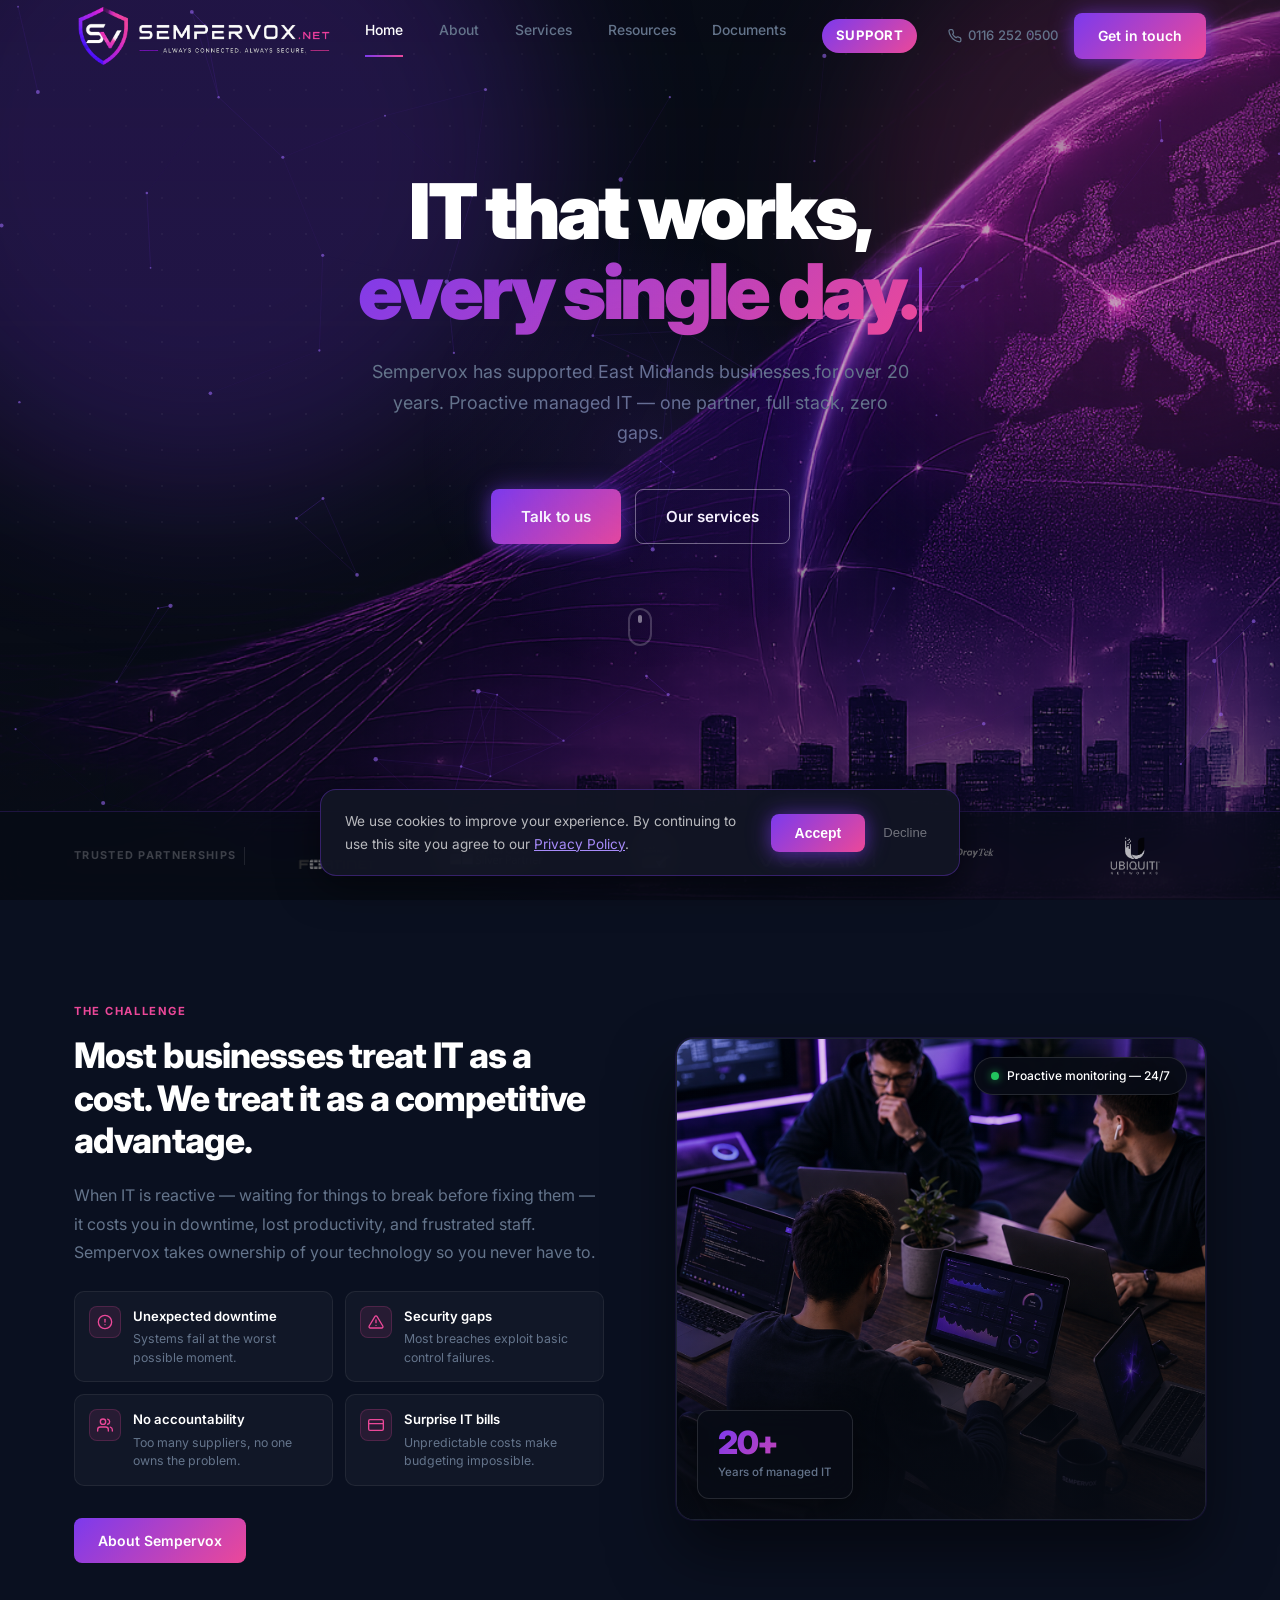
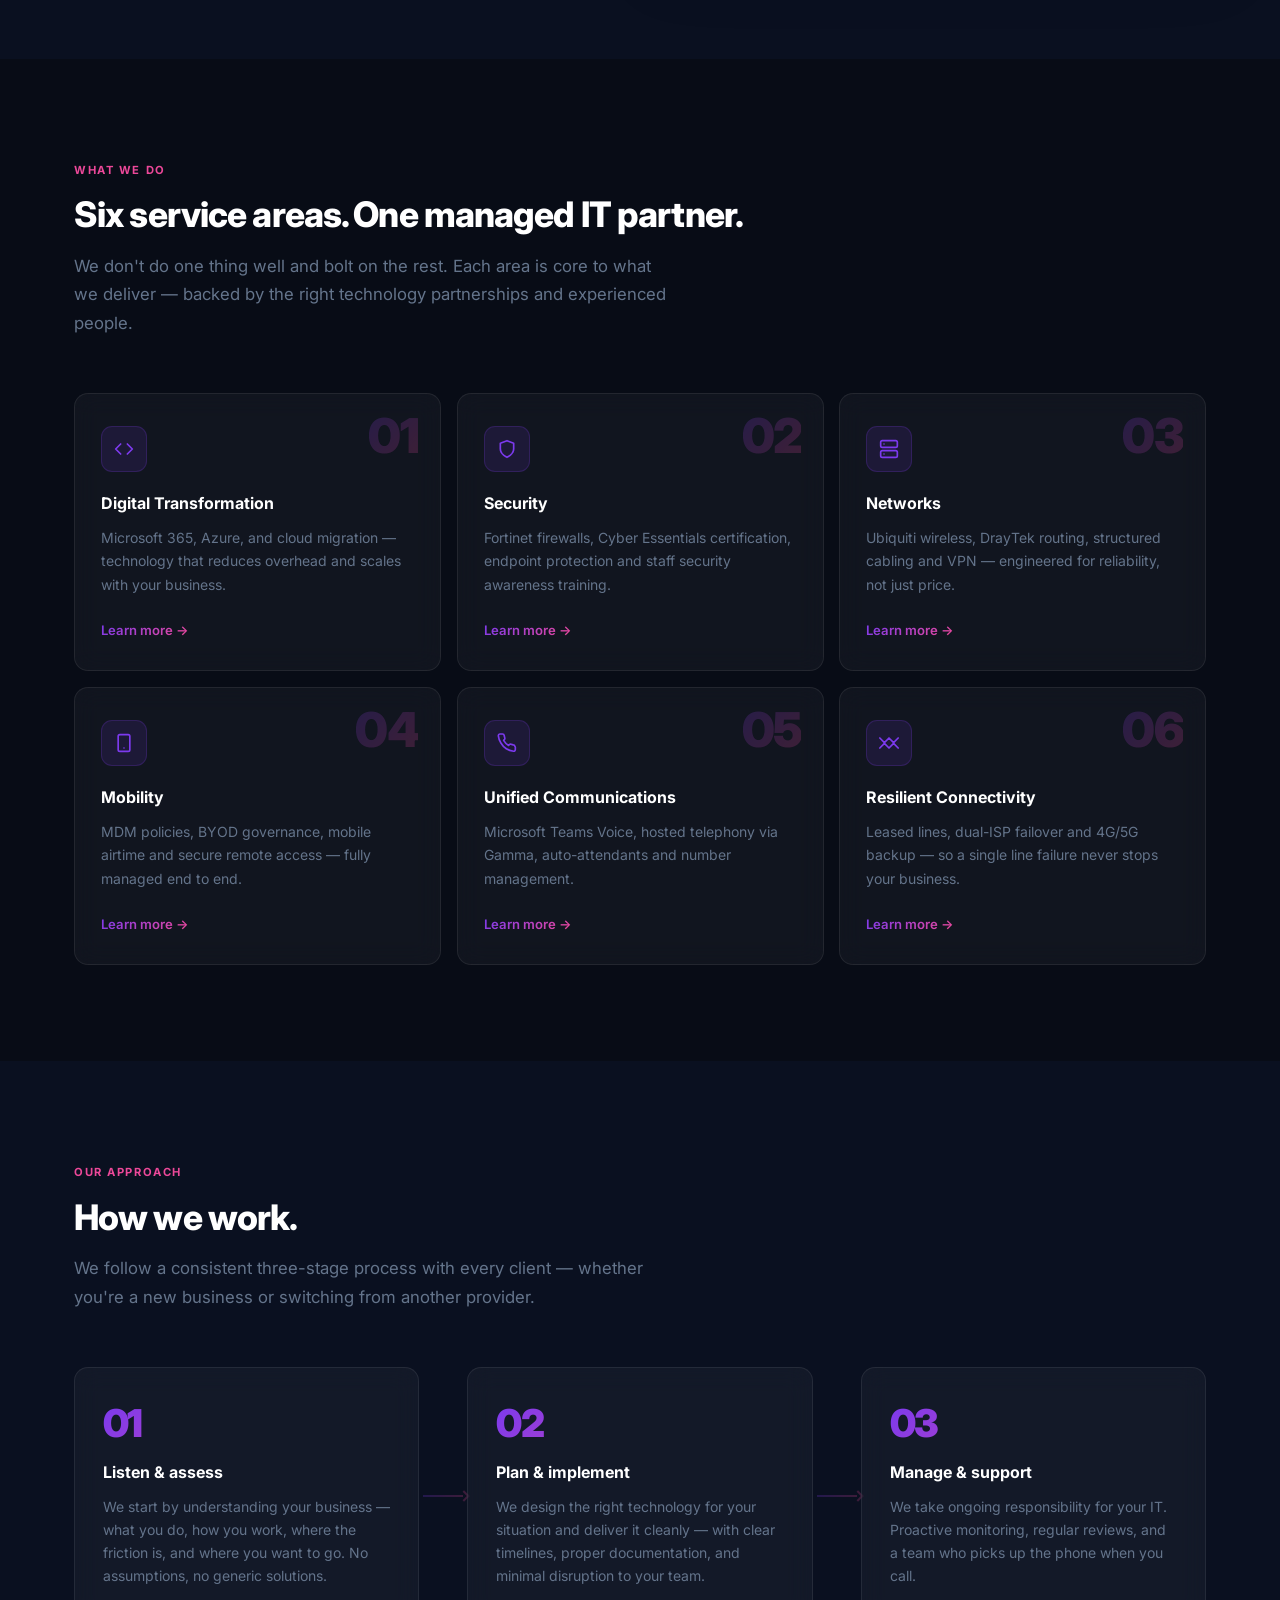
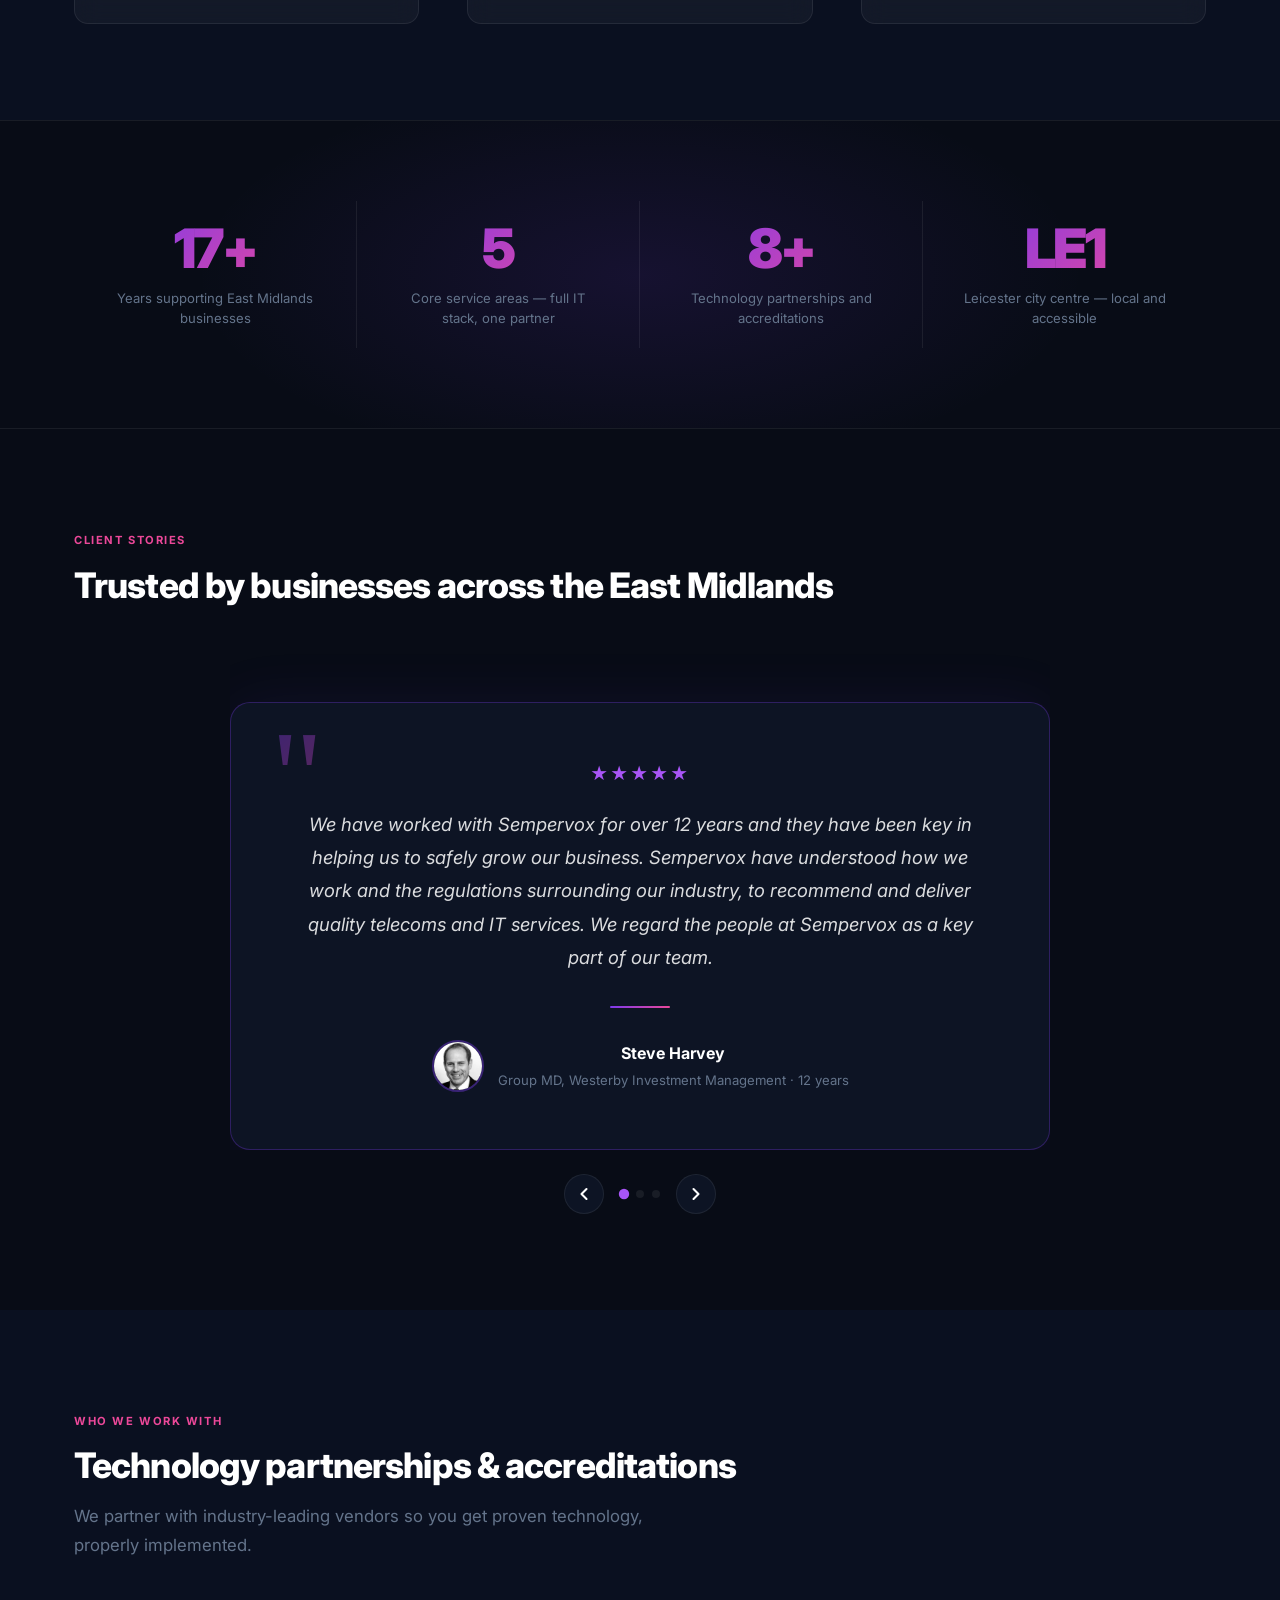
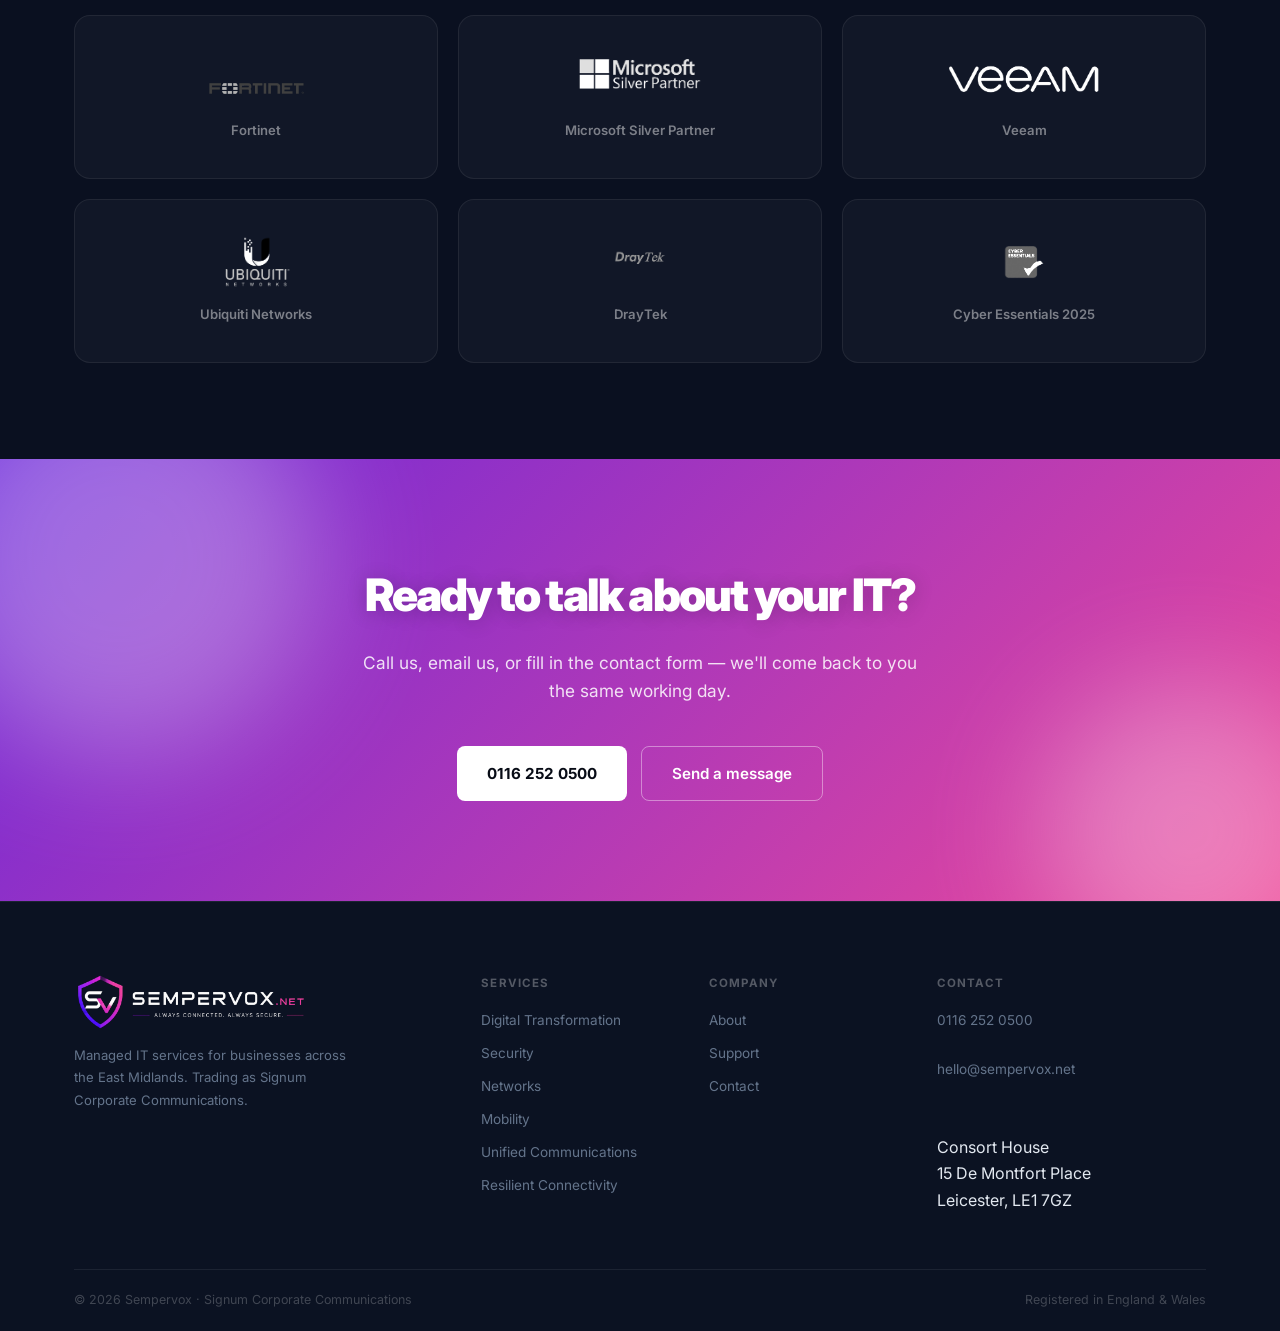
<file: index.html>
<!DOCTYPE html>
<html lang="en">
<head>
<meta charset="UTF-8"/>
<meta name="viewport" content="width=device-width,initial-scale=1.0"/>
<title>Sempervox — Managed IT Services · Leicester</title>
<meta name="description" content="Sempervox is a Leicester-based managed service provider with over 20 years' experience. IT support, security, networks, and connectivity for businesses across the East Midlands."/>
<!-- Open Graph -->
<meta property="og:type" content="website"/>
<meta property="og:url" content="https://sempervox.net/"/>
<meta property="og:title" content="Sempervox — Managed IT Services · Leicester"/>
<meta property="og:description" content="IT that works, every single day. Sempervox has supported East Midlands businesses for over 20 years. One partner, full stack, zero gaps."/>
<meta property="og:image" content="https://sempervox.net/assets/og-image.png"/>
<meta name="twitter:card" content="summary_large_image"/>
<meta name="twitter:title" content="Sempervox — Managed IT Services · Leicester"/>
<meta name="twitter:description" content="IT that works, every single day. Sempervox has supported East Midlands businesses for over 20 years."/>
<meta name="twitter:image" content="https://sempervox.net/assets/og-image.png"/>
<link rel="icon" href="assets/favicon.png"/>
<link rel="preconnect" href="https://fonts.googleapis.com"/>
<link rel="preconnect" href="https://fonts.gstatic.com" crossorigin/>
<link href="https://fonts.googleapis.com/css2?family=Inter:wght@400;500;600;700;800;900&display=swap" rel="stylesheet"/>
<link rel="stylesheet" href="style.css?v=6"/>
</head>
<body>
<a class="skip-link" href="#main">Skip to main content</a>

<!-- Cookie banner -->
<div class="cookie-banner" id="cookieBanner" role="alert" aria-live="polite">
  <p>We use cookies to improve your experience. By continuing to use this site you agree to our <a href="documents.html">Privacy Policy</a>.</p>
  <div class="cookie-actions">
    <button class="btn btn--glow" id="cookieAccept">Accept</button>
    <button class="cookie-decline" id="cookieDecline">Decline</button>
  </div>
</div>

<!-- Cursor glow -->
<div class="cursor-glow" id="cursorGlow" aria-hidden="true"></div>

<!-- NAV -->
<header class="site-header">
  <div class="container nav">
    <a href="index.html" class="nav-logo">
      <img src="assets/logo.png" alt="Sempervox" class="nav-logo-img"/>
    </a>
    <nav class="nav-links" aria-label="Primary">
      <a href="index.html" aria-current="page">Home</a>
      <a href="about.html">About</a>
      <a href="services.html">Services</a>
      <a href="resources.html">Resources</a>
      <a href="documents.html">Documents</a>
      <a href="https://sempsupport.powerappsportals.com/SignIn?ReturnUrl=%2F" target="_blank" rel="noopener" class="nav-support">Support</a>
    </nav>
    <div class="nav-right">
      <a class="nav-phone" href="tel:01162520500">
        <svg width="14" height="14" viewBox="0 0 24 24" fill="none" stroke="currentColor" stroke-width="2.2" stroke-linecap="round" stroke-linejoin="round"><path d="M22 16.92v3a2 2 0 0 1-2.18 2 19.79 19.79 0 0 1-8.63-3.07A19.5 19.5 0 0 1 4.69 12 19.79 19.79 0 0 1 1.61 3.4 2 2 0 0 1 3.61 1.22h3a2 2 0 0 1 2 1.72 12.84 12.84 0 0 0 .7 2.81 2 2 0 0 1-.45 2.11L7.91 8.91a16 16 0 0 0 6 6l.86-.86a2 2 0 0 1 2.11-.45 12.84 12.84 0 0 0 2.81.7A2 2 0 0 1 21.5 16.18v-.26z"/></svg>
        0116 252 0500
      </a>
      <a class="btn btn--glow" href="contact.html">Get in touch</a>
    </div>
    <button class="nav-burger" aria-label="Open navigation" aria-expanded="false" aria-controls="mobile-nav">
      <span></span><span></span><span></span>
    </button>
  </div>
  <div class="mobile-nav" id="mobile-nav" aria-hidden="true">
    <nav aria-label="Mobile navigation">
      <a href="index.html" aria-current="page">Home</a>
      <a href="about.html">About</a>
      <a href="services.html">Services</a>
      <a href="resources.html">Resources</a>
      <a href="documents.html">Documents</a>
      <a href="https://sempsupport.powerappsportals.com/SignIn?ReturnUrl=%2F" target="_blank" rel="noopener" class="nav-support">Support</a>
    </nav>
    <div class="mobile-nav-actions">
      <a class="btn btn--outline-white" href="tel:01162520500">0116 252 0500</a>
      <a class="btn" href="contact.html">Get in touch</a>
    </div>
  </div>
</header>

<main id="main">

  <!-- HERO -->
  <section class="hero">
    <!-- Parallax background image -->
    <div class="hero-bg" id="heroBg" aria-hidden="true"></div>
    <!-- Particle canvas -->
    <canvas class="hero-canvas" id="particlesCanvas" aria-hidden="true"></canvas>
    <!-- Floating orbs -->
    <div class="hero-orb hero-orb--1" aria-hidden="true"></div>
    <div class="hero-orb hero-orb--2" aria-hidden="true"></div>
    <!-- Dot grid -->
    <div class="hero-grid" aria-hidden="true"></div>
    <!-- Light beams -->
    <div class="hero-beam" aria-hidden="true"></div>
    <div class="hero-beam" aria-hidden="true"></div>
    <div class="hero-beam" aria-hidden="true"></div>
    <div class="hero-beam" aria-hidden="true"></div>

    <div class="container">
      <div class="hero-inner">
        <h1 class="hero-anim-2">IT that works,<br>
          <span class="hero-accent"><span id="typewriter"></span><span class="typing-cursor" aria-hidden="true"></span></span>
        </h1>
        <p class="hero-sub hero-anim-3">Sempervox has supported East Midlands businesses for over 20 years. Proactive managed IT — one partner, full stack, zero gaps.</p>
        <div class="hero-actions hero-anim-4">
          <a class="btn btn--lg btn--glow" href="contact.html">Talk to us</a>
          <a class="btn btn--outline-white btn--lg" href="services.html">Our services</a>
        </div>
        <div class="hero-scroll hero-anim-5" aria-hidden="true"><span></span></div>
      </div>
    </div>

    <div class="trust-strip">
      <div class="container">
        <div class="trust-strip-inner">
          <span class="trust-strip-label">Trusted partnerships</span>
          <div class="trust-strip-logos">
            <div class="trust-badge">
              <img src="assets/fortinet.png" alt="Fortinet" loading="lazy"/>
              <span>Fortinet</span>
            </div>
            <div class="trust-badge">
              <img src="assets/microsoft.png" alt="Microsoft" loading="lazy"/>
              <span>Microsoft Silver</span>
            </div>
            <div class="trust-badge">
              <img src="assets/CyberEssentials.png" alt="Cyber Essentials" loading="lazy"/>
              <span>Cyber Essentials</span>
            </div>
            <div class="trust-badge">
              <img src="assets/Veeam.png" alt="Veeam" loading="lazy"/>
              <span>Veeam</span>
            </div>
            <div class="trust-badge">
              <img src="assets/draytek.png" alt="Draytek" loading="lazy"/>
              <span>Draytek</span>
            </div>
            <div class="trust-badge">
              <img src="assets/ubiquitinetworks.png" alt="Ubiquiti" loading="lazy"/>
              <span>Ubiquiti</span>
            </div>
          </div>
        </div>
      </div>
    </div>
  </section>

  <!-- PROBLEM / INTRO -->
  <section class="section section--alt">
    <div class="container">
      <div class="intro-split">
        <div class="intro-left">
          <span class="label fade-up">The challenge</span>
          <h2 class="section-title fade-up" style="--delay:.1s">Most businesses treat IT as a cost. We treat it as a competitive advantage.</h2>
          <p class="intro-body fade-up" style="--delay:.2s">When IT is reactive — waiting for things to break before fixing them — it costs you in downtime, lost productivity, and frustrated staff. Sempervox takes ownership of your technology so you never have to.</p>
          <div class="problem-grid">
            <div class="problem-item fade-up" style="--delay:.1s">
              <div class="problem-icon"><svg width="16" height="16" viewBox="0 0 24 24" fill="none" stroke="#EC4899" stroke-width="2" stroke-linecap="round" stroke-linejoin="round"><circle cx="12" cy="12" r="10"/><line x1="12" y1="8" x2="12" y2="12"/><line x1="12" y1="16" x2="12.01" y2="16"/></svg></div>
              <div><strong>Unexpected downtime</strong><p>Systems fail at the worst possible moment.</p></div>
            </div>
            <div class="problem-item fade-up" style="--delay:.2s">
              <div class="problem-icon"><svg width="16" height="16" viewBox="0 0 24 24" fill="none" stroke="#EC4899" stroke-width="2" stroke-linecap="round" stroke-linejoin="round"><path d="M10.29 3.86L1.82 18a2 2 0 0 0 1.71 3h16.94a2 2 0 0 0 1.71-3L13.71 3.86a2 2 0 0 0-3.42 0z"/><line x1="12" y1="9" x2="12" y2="13"/><line x1="12" y1="17" x2="12.01" y2="17"/></svg></div>
              <div><strong>Security gaps</strong><p>Most breaches exploit basic control failures.</p></div>
            </div>
            <div class="problem-item fade-up" style="--delay:.3s">
              <div class="problem-icon"><svg width="16" height="16" viewBox="0 0 24 24" fill="none" stroke="#EC4899" stroke-width="2" stroke-linecap="round" stroke-linejoin="round"><path d="M17 21v-2a4 4 0 0 0-4-4H5a4 4 0 0 0-4 4v2"/><circle cx="9" cy="7" r="4"/><path d="M23 21v-2a4 4 0 0 0-3-3.87"/><path d="M16 3.13a4 4 0 0 1 0 7.75"/></svg></div>
              <div><strong>No accountability</strong><p>Too many suppliers, no one owns the problem.</p></div>
            </div>
            <div class="problem-item fade-up" style="--delay:.4s">
              <div class="problem-icon"><svg width="16" height="16" viewBox="0 0 24 24" fill="none" stroke="#EC4899" stroke-width="2" stroke-linecap="round" stroke-linejoin="round"><rect x="1" y="4" width="22" height="16" rx="2"/><line x1="1" y1="10" x2="23" y2="10"/></svg></div>
              <div><strong>Surprise IT bills</strong><p>Unpredictable costs make budgeting impossible.</p></div>
            </div>
          </div>
          <a class="btn fade-up" style="--delay:.45s" href="about.html">About Sempervox</a>
        </div>
        <div class="intro-right">
          <div class="intro-img-wrap fade-up" style="--delay:.2s">
            <img src="assets/office.png"
                 alt="Professional IT team working together" class="intro-img" loading="lazy"/>
            <div class="intro-img-badge">
              <div class="badge-num">20+</div>
              <div class="badge-label">Years of managed IT</div>
            </div>
            <div class="intro-img-pill">
              <span class="pill-dot"></span>
              Proactive monitoring — 24/7
            </div>
          </div>
        </div>
      </div>
    </div>
  </section>

  <!-- SERVICES -->
  <section class="section">
    <div class="container">
      <span class="label fade-up">What we do</span>
      <h2 class="section-title fade-up" style="--delay:.1s">Six service areas. One managed IT partner.</h2>
      <p class="section-lead fade-up" style="--delay:.2s">We don't do one thing well and bolt on the rest. Each area is core to what we deliver — backed by the right technology partnerships and experienced people.</p>
      <div class="services-v2-grid">
        <div class="service-v2-card fade-up" style="--delay:.05s">
          <span class="service-v2-num">01</span>
          <div class="service-v2-icon"><svg width="20" height="20" viewBox="0 0 24 24" fill="none" stroke="#7C3AED" stroke-width="2" stroke-linecap="round" stroke-linejoin="round"><polyline points="16 18 22 12 16 6"/><polyline points="8 6 2 12 8 18"/></svg></div>
          <h3>Digital Transformation</h3>
          <p>Microsoft 365, Azure, and cloud migration — technology that reduces overhead and scales with your business.</p>
          <a class="svc-v2-link" href="services.html">Learn more →</a>
        </div>
        <div class="service-v2-card fade-up" style="--delay:.1s">
          <span class="service-v2-num">02</span>
          <div class="service-v2-icon"><svg width="20" height="20" viewBox="0 0 24 24" fill="none" stroke="#7C3AED" stroke-width="2" stroke-linecap="round" stroke-linejoin="round"><path d="M12 22s8-4 8-10V5l-8-3-8 3v7c0 6 8 10 8 10z"/></svg></div>
          <h3>Security</h3>
          <p>Fortinet firewalls, Cyber Essentials certification, endpoint protection and staff security awareness training.</p>
          <a class="svc-v2-link" href="services.html">Learn more →</a>
        </div>
        <div class="service-v2-card fade-up" style="--delay:.15s">
          <span class="service-v2-num">03</span>
          <div class="service-v2-icon"><svg width="20" height="20" viewBox="0 0 24 24" fill="none" stroke="#7C3AED" stroke-width="2" stroke-linecap="round" stroke-linejoin="round"><rect x="2" y="2" width="20" height="8" rx="2"/><rect x="2" y="14" width="20" height="8" rx="2"/><line x1="6" y1="6" x2="6.01" y2="6"/><line x1="6" y1="18" x2="6.01" y2="18"/></svg></div>
          <h3>Networks</h3>
          <p>Ubiquiti wireless, DrayTek routing, structured cabling and VPN — engineered for reliability, not just price.</p>
          <a class="svc-v2-link" href="services.html">Learn more →</a>
        </div>
        <div class="service-v2-card fade-up" style="--delay:.2s">
          <span class="service-v2-num">04</span>
          <div class="service-v2-icon"><svg width="20" height="20" viewBox="0 0 24 24" fill="none" stroke="#7C3AED" stroke-width="2" stroke-linecap="round" stroke-linejoin="round"><rect x="5" y="2" width="14" height="20" rx="2"/><line x1="12" y1="18" x2="12.01" y2="18"/></svg></div>
          <h3>Mobility</h3>
          <p>MDM policies, BYOD governance, mobile airtime and secure remote access — fully managed end to end.</p>
          <a class="svc-v2-link" href="services.html">Learn more →</a>
        </div>
        <div class="service-v2-card fade-up" style="--delay:.25s">
          <span class="service-v2-num">05</span>
          <div class="service-v2-icon"><svg width="20" height="20" viewBox="0 0 24 24" fill="none" stroke="#7C3AED" stroke-width="2" stroke-linecap="round" stroke-linejoin="round"><path d="M22 16.92v3a2 2 0 0 1-2.18 2 19.79 19.79 0 0 1-8.63-3.07A19.5 19.5 0 0 1 4.69 12 19.79 19.79 0 0 1 1.61 3.4 2 2 0 0 1 3.61 1.22h3a2 2 0 0 1 2 1.72 12.84 12.84 0 0 0 .7 2.81 2 2 0 0 1-.45 2.11L7.91 8.91a16 16 0 0 0 6 6l.86-.86a2 2 0 0 1 2.11-.45 12.84 12.84 0 0 0 2.81.7A2 2 0 0 1 21.5 16.18v-.26z"/></svg></div>
          <h3>Unified Communications</h3>
          <p>Microsoft Teams Voice, hosted telephony via Gamma, auto-attendants and number management.</p>
          <a class="svc-v2-link" href="services.html">Learn more →</a>
        </div>
        <div class="service-v2-card fade-up" style="--delay:.3s">
          <span class="service-v2-num">06</span>
          <div class="service-v2-icon"><svg width="20" height="20" viewBox="0 0 24 24" fill="none" stroke="#7C3AED" stroke-width="2" stroke-linecap="round" stroke-linejoin="round"><path d="M1 6l5.5 5.5L12 6l5.5 5.5L23 6"/><path d="M1 18l5.5-5.5L12 18l5.5-5.5L23 18"/></svg></div>
          <h3>Resilient Connectivity</h3>
          <p>Leased lines, dual-ISP failover and 4G/5G backup — so a single line failure never stops your business.</p>
          <a class="svc-v2-link" href="services.html">Learn more →</a>
        </div>
      </div>
    </div>
  </section>

  <!-- HOW WE WORK -->
  <section class="section section--alt">
    <div class="container">
      <span class="label fade-up">Our approach</span>
      <h2 class="section-title fade-up" style="--delay:.1s">How we work.</h2>
      <p class="section-lead fade-up" style="--delay:.2s">We follow a consistent three-stage process with every client — whether you're a new business or switching from another provider.</p>
      <div class="process-grid">
        <div class="process-step fade-up" style="--delay:.1s">
          <div class="process-num">01</div>
          <h3>Listen &amp; assess</h3>
          <p>We start by understanding your business — what you do, how you work, where the friction is, and where you want to go. No assumptions, no generic solutions.</p>
        </div>
        <div class="process-connector" aria-hidden="true"></div>
        <div class="process-step fade-up" style="--delay:.25s">
          <div class="process-num">02</div>
          <h3>Plan &amp; implement</h3>
          <p>We design the right technology for your situation and deliver it cleanly — with clear timelines, proper documentation, and minimal disruption to your team.</p>
        </div>
        <div class="process-connector" aria-hidden="true"></div>
        <div class="process-step fade-up" style="--delay:.4s">
          <div class="process-num">03</div>
          <h3>Manage &amp; support</h3>
          <p>We take ongoing responsibility for your IT. Proactive monitoring, regular reviews, and a team who picks up the phone when you call.</p>
        </div>
      </div>
    </div>
  </section>

  <!-- STATS -->
  <section class="stats-band">
    <div class="stats-bg" aria-hidden="true"></div>
    <div class="container">
      <div class="stats-v2">
        <div class="stat-v2 fade-up" style="--delay:.05s">
          <div class="stat-v2-num" data-count="20" data-suffix="+">0+</div>
          <div class="stat-v2-label">Years supporting East Midlands businesses</div>
        </div>
        <div class="stat-v2 fade-up" style="--delay:.15s">
          <div class="stat-v2-num" data-count="6">0</div>
          <div class="stat-v2-label">Core service areas — full IT stack, one partner</div>
        </div>
        <div class="stat-v2 fade-up" style="--delay:.25s">
          <div class="stat-v2-num" data-count="10" data-suffix="+">0+</div>
          <div class="stat-v2-label">Technology partnerships and accreditations</div>
        </div>
        <div class="stat-v2 fade-up" style="--delay:.35s">
          <div class="stat-v2-num">LE1</div>
          <div class="stat-v2-label">Leicester city centre — local and accessible</div>
        </div>
      </div>
    </div>
  </section>

  <!-- TESTIMONIAL -->
  <section class="section">
    <div class="container">
      <span class="label fade-up">Client stories</span>
      <h2 class="section-title fade-up" style="--delay:.1s">Trusted by businesses across the East Midlands</h2>
      <div class="testimonial-carousel fade-up" style="--delay:.15s">
        <div class="testimonial-carousel-wrap">
        <div class="testimonial-track" id="testimonialTrack">

          <div class="about-testimonial">
            <div class="about-testimonial-quote-mark">"</div>
            <div class="testimonial-stars" aria-label="5 stars">★★★★★</div>
            <blockquote>We have worked with Sempervox for over 12 years and they have been key in helping us to safely grow our business. Sempervox have understood how we work and the regulations surrounding our industry, to recommend and deliver quality telecoms and IT services. We regard the people at Sempervox as a key part of our team.</blockquote>
            <div class="about-testimonial-divider"></div>
            <div class="about-testimonial-author">
              <img src="assets/Steve-Harvey-Westerby.png" alt="Steve Harvey" class="testimonial-photo"/>
              <div>
                <strong>Steve Harvey</strong>
                <span>Group MD, Westerby Investment Management · 12 years</span>
              </div>
            </div>
          </div>

          <div class="about-testimonial">
            <div class="about-testimonial-quote-mark">"</div>
            <div class="testimonial-stars" aria-label="5 stars">★★★★★</div>
            <blockquote>I have worked with Sempervox for 13 years and the staff have always been friendly, accessible and knowledgeable. The team at Sempervox are fantastic in identifying our needs and ensuring we have the best technology at the best rates. They are proactive in their approach and always on hand when we need them.</blockquote>
            <div class="about-testimonial-divider"></div>
            <div class="about-testimonial-author">
              <img src="assets/aaron.png" alt="Aaron Bargewell" class="testimonial-photo"/>
              <div>
                <strong>Aaron Bargewell</strong>
                <span>Head of Finance and Operations, Giant Bicycles</span>
              </div>
            </div>
          </div>

          <div class="about-testimonial">
            <div class="about-testimonial-quote-mark">"</div>
            <div class="testimonial-stars" aria-label="5 stars">★★★★★</div>
            <blockquote>The team at Sempervox are professional, responsive, and genuinely care about our business. Switching to them was one of the best decisions we've made — our IT just works, and that's exactly what we need.</blockquote>
            <div class="about-testimonial-divider"></div>
            <div class="about-testimonial-author">
              <img src="assets/Lizzie.png" alt="Lizzie" class="testimonial-photo"/>
              <div>
                <strong>Lizzie</strong>
                <span>Managing Director, Bentons</span>
              </div>
            </div>
          </div>

        </div>
        </div>
        <div class="carousel-controls">
          <button class="carousel-btn" id="testimonialPrev" aria-label="Previous testimonial">
            <svg width="20" height="20" viewBox="0 0 24 24" fill="none" stroke="currentColor" stroke-width="2.5" stroke-linecap="round" stroke-linejoin="round"><polyline points="15 18 9 12 15 6"/></svg>
          </button>
          <div class="carousel-dots" id="testimonialDots"></div>
          <button class="carousel-btn" id="testimonialNext" aria-label="Next testimonial">
            <svg width="20" height="20" viewBox="0 0 24 24" fill="none" stroke="currentColor" stroke-width="2.5" stroke-linecap="round" stroke-linejoin="round"><polyline points="9 18 15 12 9 6"/></svg>
          </button>
        </div>
      </div>
    </div>
  </section>

  <!-- PARTNERS -->
  <section class="section section--alt">
    <div class="container">
      <span class="label fade-up">Who we work with</span>
      <h2 class="section-title fade-up" style="--delay:.1s">Technology partnerships &amp; accreditations</h2>
      <p class="section-lead fade-up" style="--delay:.2s">We partner with industry-leading vendors so you get proven technology, properly implemented.</p>
      <div class="partners-grid fade-up" style="--delay:.2s">
        <div class="partner-card">
          <img src="assets/fortinet.png" alt="Fortinet"/>
          <span>Fortinet</span>
        </div>
        <div class="partner-card">
          <img src="assets/microsoft.png" alt="Microsoft"/>
          <span>Microsoft Silver Partner</span>
        </div>
        <div class="partner-card">
          <img src="assets/Veeam.png" alt="Veeam"/>
          <span>Veeam</span>
        </div>
        <div class="partner-card">
          <img src="assets/ubiquitinetworks.png" alt="Ubiquiti"/>
          <span>Ubiquiti Networks</span>
        </div>
        <div class="partner-card">
          <img src="assets/draytek.png" alt="DrayTek"/>
          <span>DrayTek</span>
        </div>
        <div class="partner-card">
          <img src="assets/CyberEssentials.png" alt="Cyber Essentials"/>
          <span>Cyber Essentials 2025</span>
        </div>
      </div>
    </div>
  </section>

  <!-- CTA -->
  <section class="cta-gradient-section">
    <div class="cta-orb cta-orb--1" aria-hidden="true"></div>
    <div class="cta-orb cta-orb--2" aria-hidden="true"></div>
    <div class="container">
      <div class="cta-v2 fade-up">
        <h2>Ready to talk about your IT?</h2>
        <p>Call us, email us, or fill in the contact form — we'll come back to you the same working day.</p>
        <div class="cta-v2-actions">
          <a class="btn btn--white btn--lg" href="tel:01162520500">0116 252 0500</a>
          <a class="btn btn--outline-white btn--lg" href="contact.html">Send a message</a>
        </div>
      </div>
    </div>
  </section>

</main>

<footer class="site-footer">
  <div class="container">
    <div class="footer-grid">
      <div>
        <div class="footer-logo">
          <img src="assets/logo.png" alt="Sempervox" class="footer-logo-img"/>
        </div>
        <p class="footer-tagline">Managed IT services for businesses across the East Midlands. Trading as Signum Corporate Communications.</p>
      </div>
      <div class="footer-col">
        <h4>Services</h4>
        <ul>
          <li><a href="services.html">Digital Transformation</a></li>
          <li><a href="services.html">Security</a></li>
          <li><a href="services.html">Networks</a></li>
          <li><a href="services.html">Mobility</a></li>
          <li><a href="services.html">Unified Communications</a></li>
          <li><a href="services.html">Resilient Connectivity</a></li>
        </ul>
      </div>
      <div class="footer-col">
        <h4>Company</h4>
        <ul>
          <li><a href="about.html">About</a></li>
          <li><a href="https://sempsupport.powerappsportals.com/SignIn?ReturnUrl=%2F" target="_blank" rel="noopener" class="nav-support">Support</a></li>
          <li><a href="contact.html">Contact</a></li>
        </ul>
      </div>
      <div class="footer-col">
        <h4>Contact</h4>
        <address>
          <a href="tel:01162520500">0116 252 0500</a><br>
          <a href="mailto:hello@sempervox.net">hello@sempervox.net</a><br><br>
          Consort House<br>15 De Montfort Place<br>Leicester, LE1 7GZ
        </address>
      </div>
    </div>
    <div class="footer-bottom">
      <span>© 2026 Sempervox · Signum Corporate Communications</span>
      <span>Registered in England &amp; Wales</span>
    </div>
  </div>
</footer>

<script src="main.js?v=2"></script>
</body>
</html>
</file>
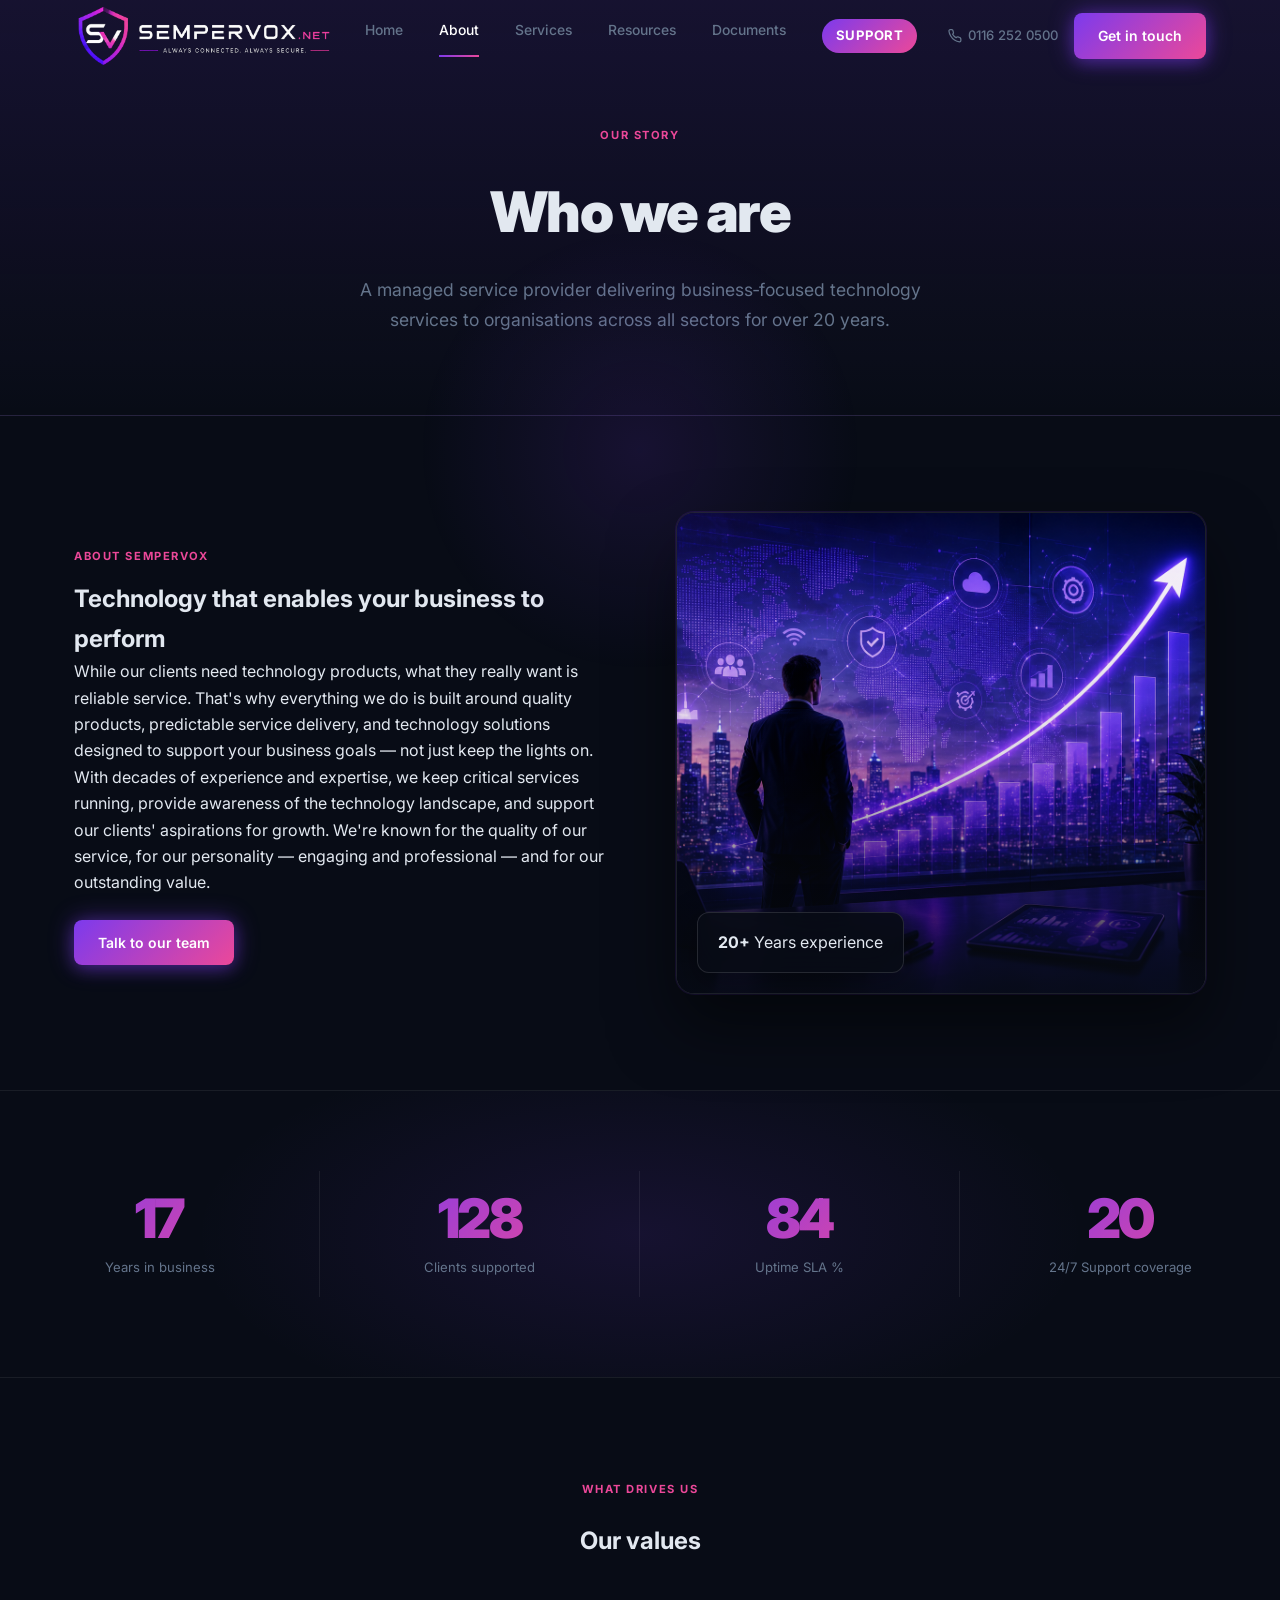
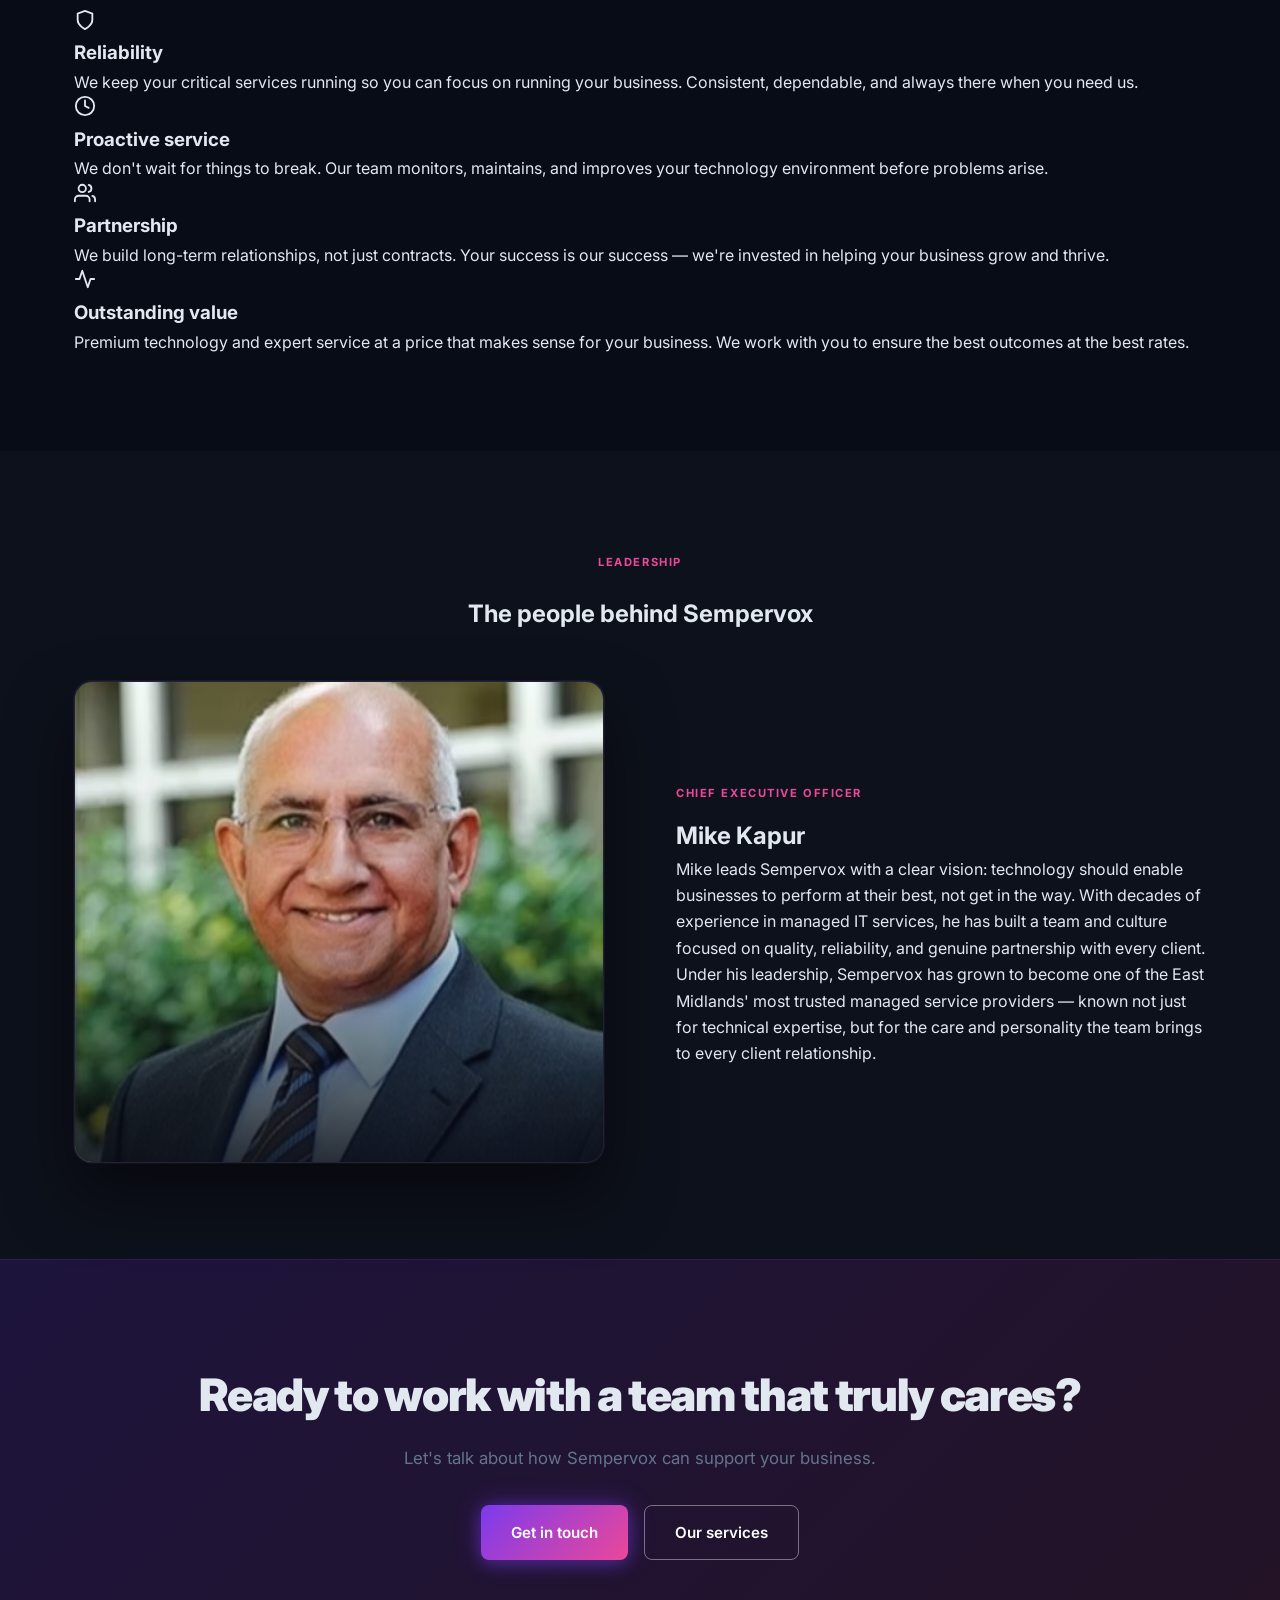
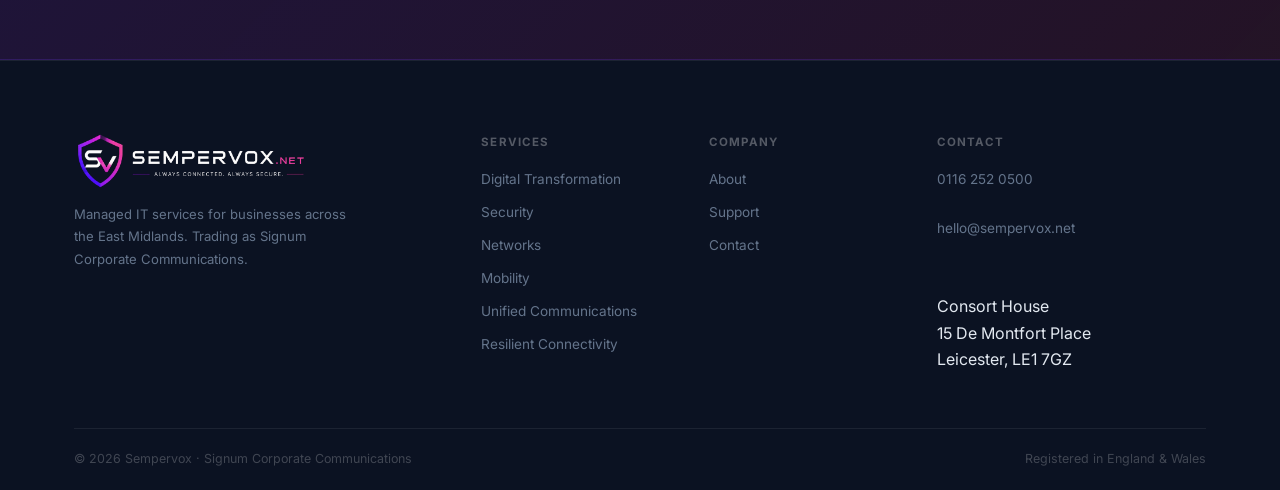
<file: about.html>
<!DOCTYPE html>
<html lang="en">
<head>
<meta charset="UTF-8"/>
<meta name="viewport" content="width=device-width,initial-scale=1.0"/>
<title>About Us — Sempervox · Managed IT Leicester</title>
<meta name="description" content="Learn about Sempervox — over 20 years delivering managed IT services to businesses across the East Midlands. Quality, reliability, and outstanding value."/>
<!-- Open Graph -->
<meta property="og:type" content="website"/>
<meta property="og:url" content="https://sempervox.net/about.html"/>
<meta property="og:title" content="About Us — Sempervox · Managed IT Leicester"/>
<meta property="og:description" content="Over 20 years delivering managed IT to East Midlands businesses. One partner, full stack, zero gaps."/>
<meta property="og:image" content="https://sempervox.net/assets/og-image.png"/>
<meta name="twitter:card" content="summary_large_image"/>
<meta name="twitter:title" content="About Us — Sempervox · Managed IT Leicester"/>
<meta name="twitter:description" content="Over 20 years delivering managed IT to East Midlands businesses."/>
<meta name="twitter:image" content="https://sempervox.net/assets/og-image.png"/>
<link rel="icon" href="assets/favicon.png"/>
<link rel="preconnect" href="https://fonts.googleapis.com"/>
<link rel="preconnect" href="https://fonts.gstatic.com" crossorigin/>
<link href="https://fonts.googleapis.com/css2?family=Inter:wght@400;500;600;700;800;900&display=swap" rel="stylesheet"/>
<link rel="stylesheet" href="style.css?v=4"/>
</head>
<body>
<a class="skip-link" href="#main">Skip to main content</a>

<!-- Cursor glow -->
<div class="cursor-glow" id="cursorGlow" aria-hidden="true"></div>

<!-- NAV -->
<header class="site-header">
  <div class="container nav">
    <a href="index.html" class="nav-logo">
      <img src="assets/logo.png" alt="Sempervox" class="nav-logo-img"/>
    </a>
    <nav class="nav-links" aria-label="Primary">
      <a href="index.html">Home</a>
      <a href="about.html" aria-current="page">About</a>
      <a href="services.html">Services</a>
      <a href="resources.html">Resources</a>
      <a href="documents.html">Documents</a>
      <a href="https://sempsupport.powerappsportals.com/SignIn?ReturnUrl=%2F" target="_blank" rel="noopener" class="nav-support">Support</a>
    </nav>
    <div class="nav-right">
      <a class="nav-phone" href="tel:01162520500">
        <svg width="14" height="14" viewBox="0 0 24 24" fill="none" stroke="currentColor" stroke-width="2.2" stroke-linecap="round" stroke-linejoin="round"><path d="M22 16.92v3a2 2 0 0 1-2.18 2 19.79 19.79 0 0 1-8.63-3.07A19.5 19.5 0 0 1 4.69 12 19.79 19.79 0 0 1 1.61 3.4 2 2 0 0 1 3.61 1.22h3a2 2 0 0 1 2 1.72 12.84 12.84 0 0 0 .7 2.81 2 2 0 0 1-.45 2.11L7.91 8.91a16 16 0 0 0 6 6l.86-.86a2 2 0 0 1 2.11-.45 12.84 12.84 0 0 0 2.81.7A2 2 0 0 1 21.5 16.18v-.26z"/></svg>
        0116 252 0500
      </a>
      <a class="btn btn--glow" href="contact.html">Get in touch</a>
    </div>
    <button class="nav-burger" aria-label="Open navigation" aria-expanded="false" aria-controls="mobile-nav">
      <span></span><span></span><span></span>
    </button>
  </div>
  <div class="mobile-nav" id="mobile-nav" aria-hidden="true">
    <nav aria-label="Mobile navigation">
      <a href="index.html">Home</a>
      <a href="about.html" aria-current="page">About</a>
      <a href="services.html">Services</a>
      <a href="resources.html">Resources</a>
      <a href="documents.html">Documents</a>
      <a href="https://sempsupport.powerappsportals.com/SignIn?ReturnUrl=%2F" target="_blank" rel="noopener" class="nav-support">Support</a>
    </nav>
    <div class="mobile-nav-actions">
      <a class="btn btn--outline-white" href="tel:01162520500">0116 252 0500</a>
      <a class="btn" href="contact.html">Get in touch</a>
    </div>
  </div>
</header>

<main id="main">

  <!-- PAGE HERO -->
  <section class="page-hero">
    <div class="container">
      <span class="label fade-up">Our Story</span>
      <h1 class="fade-up" style="--delay:.1s">Who we are</h1>
      <p class="page-hero-sub fade-up" style="--delay:.2s">A managed service provider delivering business‑focused technology services to organisations across all sectors for over 20 years.</p>
    </div>
  </section>

  <!-- WHO WE ARE -->
  <section class="section">
    <div class="container intro-split">
      <div class="intro-text fade-up">
        <span class="label">About Sempervox</span>
        <h2>Technology that enables your business to perform</h2>
        <p>While our clients need technology products, what they really want is reliable service. That's why everything we do is built around quality products, predictable service delivery, and technology solutions designed to support your business goals — not just keep the lights on.</p>
        <p>With decades of experience and expertise, we keep critical services running, provide awareness of the technology landscape, and support our clients' aspirations for growth. We're known for the quality of our service, for our personality — engaging and professional — and for our outstanding value.</p>
        <a href="contact.html" class="btn btn--glow" style="margin-top:1.5rem">Talk to our team</a>
      </div>
      <div class="intro-img-wrap fade-up" style="--delay:.2s">
        <img src="assets/about.png"
             alt="Sempervox team working together" class="intro-img" loading="lazy"/>
        <div class="intro-img-badge">
          <strong>20+</strong>
          <span>Years experience</span>
        </div>
      </div>
    </div>
  </section>

  <!-- STATS -->
  <div class="stats-band">
    <div class="stats-v2">
      <div class="stat-v2">
        <div class="stat-v2-num" data-count="20">0</div>
        <div class="stat-v2-label">Years in business</div>
      </div>
      <div class="stat-v2">
        <div class="stat-v2-num" data-count="150">0</div>
        <div class="stat-v2-label">Clients supported</div>
      </div>
      <div class="stat-v2">
        <div class="stat-v2-num" data-count="99">0</div>
        <div class="stat-v2-label">Uptime SLA %</div>
      </div>
      <div class="stat-v2">
        <div class="stat-v2-num" data-count="24">0</div>
        <div class="stat-v2-label">24/7 Support coverage</div>
      </div>
    </div>
  </div>

  <!-- VALUES -->
  <section class="section">
    <div class="container">
      <div class="section-header fade-up">
        <span class="label">What drives us</span>
        <h2>Our values</h2>
      </div>
      <div class="services-grid" style="margin-top:3rem">
        <div class="service-card fade-up">
          <div class="service-icon">
            <svg width="22" height="22" viewBox="0 0 24 24" fill="none" stroke="currentColor" stroke-width="2" stroke-linecap="round" stroke-linejoin="round"><path d="M12 22s8-4 8-10V5l-8-3-8 3v7c0 6 8 10 8 10z"/></svg>
          </div>
          <h3>Reliability</h3>
          <p>We keep your critical services running so you can focus on running your business. Consistent, dependable, and always there when you need us.</p>
        </div>
        <div class="service-card fade-up" style="--delay:.1s">
          <div class="service-icon">
            <svg width="22" height="22" viewBox="0 0 24 24" fill="none" stroke="currentColor" stroke-width="2" stroke-linecap="round" stroke-linejoin="round"><circle cx="12" cy="12" r="10"/><polyline points="12 6 12 12 16 14"/></svg>
          </div>
          <h3>Proactive service</h3>
          <p>We don't wait for things to break. Our team monitors, maintains, and improves your technology environment before problems arise.</p>
        </div>
        <div class="service-card fade-up" style="--delay:.2s">
          <div class="service-icon">
            <svg width="22" height="22" viewBox="0 0 24 24" fill="none" stroke="currentColor" stroke-width="2" stroke-linecap="round" stroke-linejoin="round"><path d="M17 21v-2a4 4 0 0 0-4-4H5a4 4 0 0 0-4 4v2"/><circle cx="9" cy="7" r="4"/><path d="M23 21v-2a4 4 0 0 0-3-3.87"/><path d="M16 3.13a4 4 0 0 1 0 7.75"/></svg>
          </div>
          <h3>Partnership</h3>
          <p>We build long-term relationships, not just contracts. Your success is our success — we're invested in helping your business grow and thrive.</p>
        </div>
        <div class="service-card fade-up" style="--delay:.3s">
          <div class="service-icon">
            <svg width="22" height="22" viewBox="0 0 24 24" fill="none" stroke="currentColor" stroke-width="2" stroke-linecap="round" stroke-linejoin="round"><polyline points="22 12 18 12 15 21 9 3 6 12 2 12"/></svg>
          </div>
          <h3>Outstanding value</h3>
          <p>Premium technology and expert service at a price that makes sense for your business. We work with you to ensure the best outcomes at the best rates.</p>
        </div>
      </div>
    </div>
  </section>

  <!-- LEADERSHIP -->
  <section class="section" style="background: rgba(255,255,255,.02)">
    <div class="container">
      <div class="section-header fade-up">
        <span class="label">Leadership</span>
        <h2>The people behind Sempervox</h2>
      </div>
      <div class="intro-split" style="margin-top:3rem">
        <div class="intro-img-wrap fade-up">
          <img src="assets/mike.png"
               alt="Mike Kapur, CEO of Sempervox" class="intro-img" loading="lazy"/>
        </div>
        <div class="intro-text fade-up" style="--delay:.15s">
          <span class="label">Chief Executive Officer</span>
          <h2>Mike Kapur</h2>
          <p>Mike leads Sempervox with a clear vision: technology should enable businesses to perform at their best, not get in the way. With decades of experience in managed IT services, he has built a team and culture focused on quality, reliability, and genuine partnership with every client.</p>
          <p>Under his leadership, Sempervox has grown to become one of the East Midlands' most trusted managed service providers — known not just for technical expertise, but for the care and personality the team brings to every client relationship.</p>
        </div>
      </div>
    </div>
  </section>

  <!-- CTA -->
  <section class="cta-section">
    <div class="cta-bg" aria-hidden="true"></div>
    <div class="container cta-inner fade-up">
      <h2>Ready to work with a team that truly cares?</h2>
      <p>Let's talk about how Sempervox can support your business.</p>
      <div class="cta-actions">
        <a href="contact.html" class="btn btn--glow btn--lg">Get in touch</a>
        <a href="services.html" class="btn btn--outline-white btn--lg">Our services</a>
      </div>
    </div>
  </section>

</main>

<footer class="site-footer">
  <div class="container">
    <div class="footer-grid">
      <div>
        <div class="footer-logo">
          <img src="assets/logo.png" alt="Sempervox" class="footer-logo-img"/>
        </div>
        <p class="footer-tagline">Managed IT services for businesses across the East Midlands. Trading as Signum Corporate Communications.</p>
      </div>
      <div class="footer-col">
        <h4>Services</h4>
        <ul>
          <li><a href="services.html">Digital Transformation</a></li>
          <li><a href="services.html">Security</a></li>
          <li><a href="services.html">Networks</a></li>
          <li><a href="services.html">Mobility</a></li>
          <li><a href="services.html">Unified Communications</a></li>
          <li><a href="services.html">Resilient Connectivity</a></li>
        </ul>
      </div>
      <div class="footer-col">
        <h4>Company</h4>
        <ul>
          <li><a href="about.html">About</a></li>
          <li><a href="https://sempsupport.powerappsportals.com/SignIn?ReturnUrl=%2F" target="_blank" rel="noopener" class="nav-support">Support</a></li>
          <li><a href="contact.html">Contact</a></li>
        </ul>
      </div>
      <div class="footer-col">
        <h4>Contact</h4>
        <address>
          <a href="tel:01162520500">0116 252 0500</a><br>
          <a href="mailto:hello@sempervox.net">hello@sempervox.net</a><br><br>
          Consort House<br>15 De Montfort Place<br>Leicester, LE1 7GZ
        </address>
      </div>
    </div>
    <div class="footer-bottom">
      <span>© 2026 Sempervox · Signum Corporate Communications</span>
      <span>Registered in England &amp; Wales</span>
    </div>
  </div>
</footer>

<script src="main.js?v=2"></script>
<script>
(function() {
  var slides = document.querySelectorAll('.testimonial-track .about-testimonial');
  var dotsContainer = document.getElementById('carouselDots');
  var current = 0;

  slides.forEach(function(_, i) {
    var dot = document.createElement('button');
    dot.className = 'carousel-dot' + (i === 0 ? ' active' : '');
    dot.setAttribute('aria-label', 'Go to testimonial ' + (i + 1));
    dot.addEventListener('click', function() { goTo(i); });
    dotsContainer.appendChild(dot);
  });

  function goTo(n) {
    slides[current].classList.remove('active');
    dotsContainer.children[current].classList.remove('active');
    current = (n + slides.length) % slides.length;
    slides[current].classList.add('active');
    dotsContainer.children[current].classList.add('active');
  }

  slides[0].classList.add('active');
  document.getElementById('carouselPrev').addEventListener('click', function() { goTo(current - 1); });
  document.getElementById('carouselNext').addEventListener('click', function() { goTo(current + 1); });

  // Auto-advance every 6s
  setInterval(function() { goTo(current + 1); }, 6000);
})();
</script>
</body>
</html>
</file>
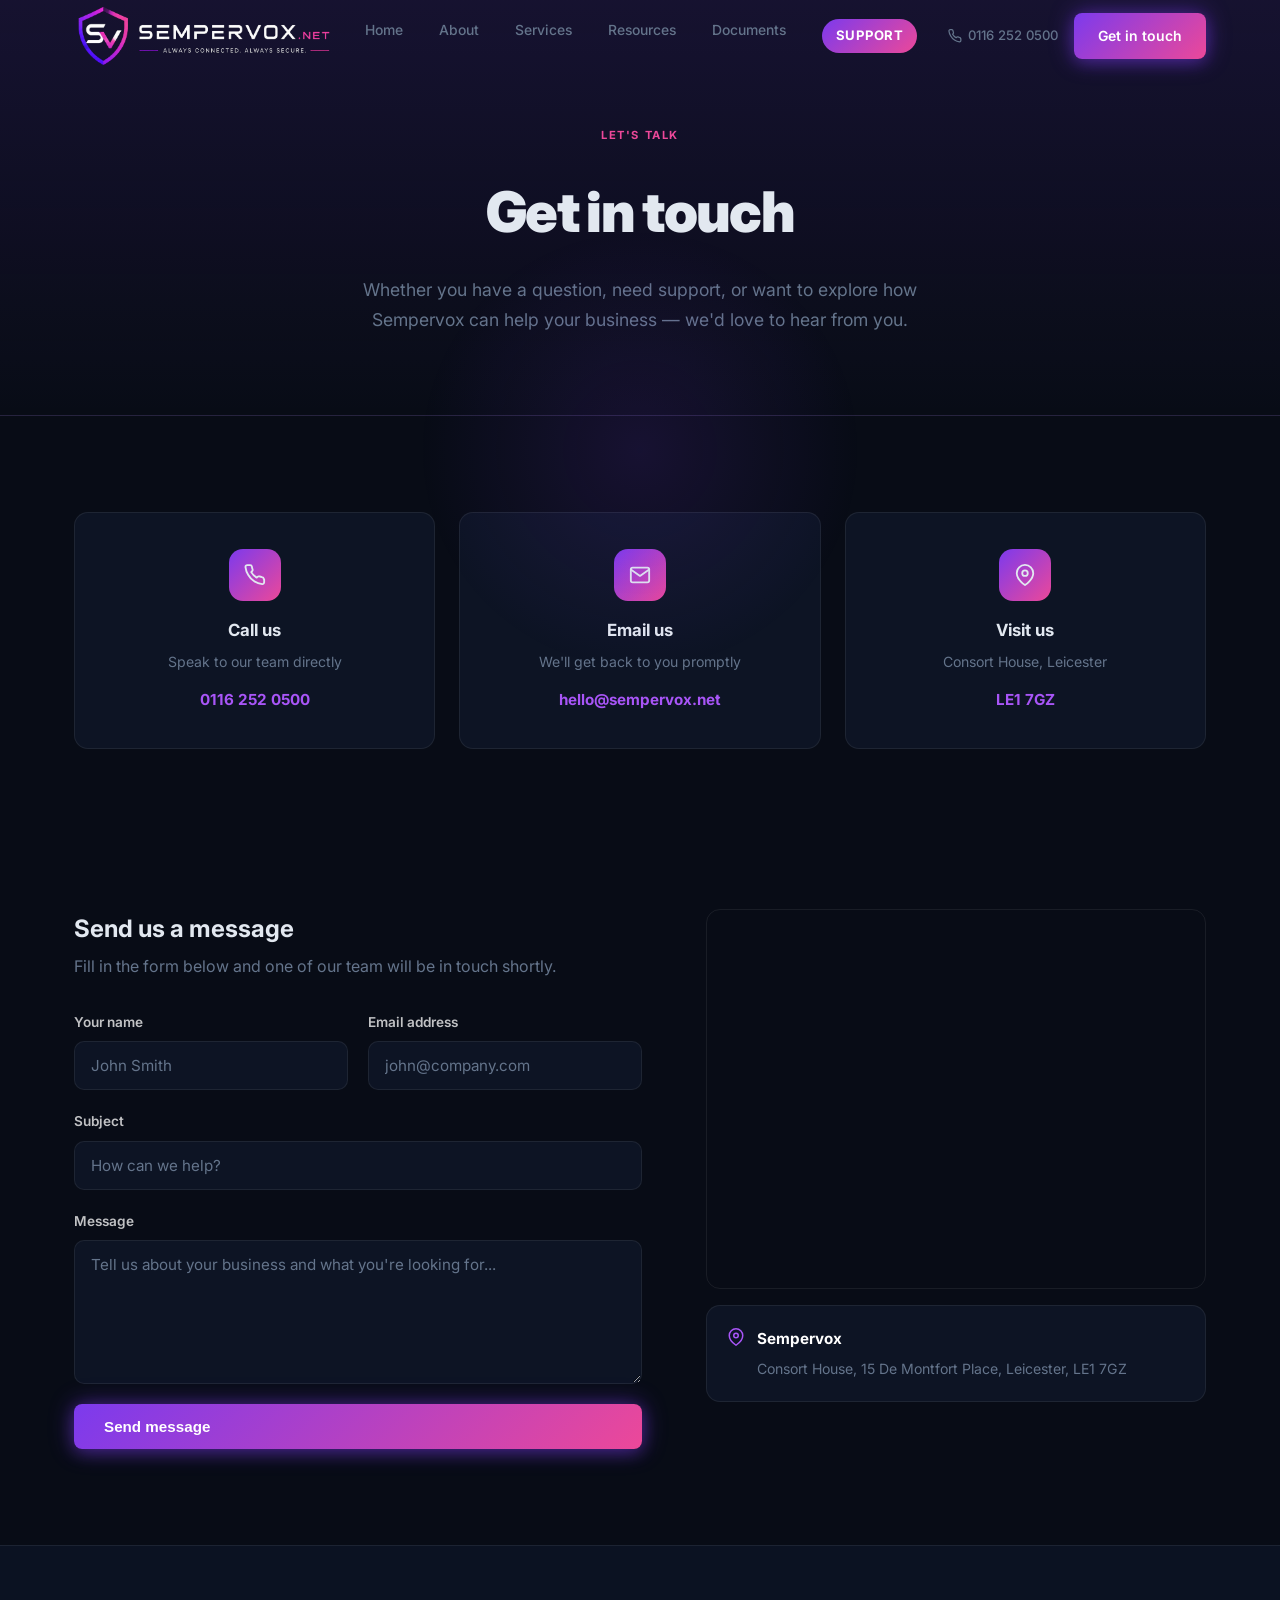
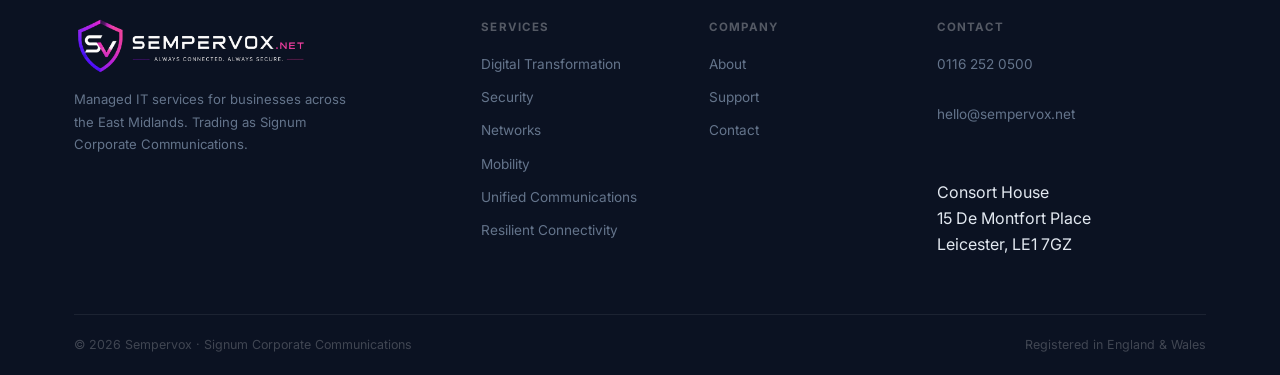
<file: contact.html>
<!DOCTYPE html>
<html lang="en">
<head>
<meta charset="UTF-8"/>
<meta name="viewport" content="width=device-width,initial-scale=1.0"/>
<title>Contact — Sempervox · Managed IT Leicester</title>
<meta name="description" content="Get in touch with Sempervox. Call us on 0116 252 0500, email hello@sempervox.net, or visit us at Consort House, Leicester."/>
<!-- Open Graph -->
<meta property="og:type" content="website"/>
<meta property="og:url" content="https://sempervox.net/contact.html"/>
<meta property="og:title" content="Contact — Sempervox · Managed IT Leicester"/>
<meta property="og:description" content="Get in touch with Sempervox. Call 0116 252 0500, email hello@sempervox.net, or visit us at Consort House, Leicester."/>
<meta property="og:image" content="https://sempervox.net/assets/og-image.png"/>
<meta name="twitter:card" content="summary_large_image"/>
<meta name="twitter:title" content="Contact — Sempervox · Managed IT Leicester"/>
<meta name="twitter:description" content="Get in touch with Sempervox. Call 0116 252 0500 or email hello@sempervox.net."/>
<meta name="twitter:image" content="https://sempervox.net/assets/og-image.png"/>
<link rel="icon" href="assets/favicon.png"/>
<link rel="preconnect" href="https://fonts.googleapis.com"/>
<link rel="preconnect" href="https://fonts.gstatic.com" crossorigin/>
<link href="https://fonts.googleapis.com/css2?family=Inter:wght@400;500;600;700;800;900&display=swap" rel="stylesheet"/>
<link rel="stylesheet" href="style.css?v=4"/>
</head>
<body>
<a class="skip-link" href="#main">Skip to main content</a>

<div class="cursor-glow" id="cursorGlow" aria-hidden="true"></div>

<!-- NAV -->
<header class="site-header">
  <div class="container nav">
    <a href="index.html" class="nav-logo">
      <img src="assets/logo.png" alt="Sempervox" class="nav-logo-img"/>
    </a>
    <nav class="nav-links" aria-label="Primary">
      <a href="index.html">Home</a>
      <a href="about.html">About</a>
      <a href="services.html">Services</a>
      <a href="resources.html">Resources</a>
      <a href="documents.html">Documents</a>
      <a href="https://sempsupport.powerappsportals.com/SignIn?ReturnUrl=%2F" target="_blank" rel="noopener" class="nav-support">Support</a>
    </nav>
    <div class="nav-right">
      <a class="nav-phone" href="tel:01162520500">
        <svg width="14" height="14" viewBox="0 0 24 24" fill="none" stroke="currentColor" stroke-width="2.2" stroke-linecap="round" stroke-linejoin="round"><path d="M22 16.92v3a2 2 0 0 1-2.18 2 19.79 19.79 0 0 1-8.63-3.07A19.5 19.5 0 0 1 4.69 12 19.79 19.79 0 0 1 1.61 3.4 2 2 0 0 1 3.61 1.22h3a2 2 0 0 1 2 1.72 12.84 12.84 0 0 0 .7 2.81 2 2 0 0 1-.45 2.11L7.91 8.91a16 16 0 0 0 6 6l.86-.86a2 2 0 0 1 2.11-.45 12.84 12.84 0 0 0 2.81.7A2 2 0 0 1 21.5 16.18v-.26z"/></svg>
        0116 252 0500
      </a>
      <a class="btn btn--glow" href="contact.html">Get in touch</a>
    </div>
    <button class="nav-burger" aria-label="Open navigation" aria-expanded="false" aria-controls="mobile-nav">
      <span></span><span></span><span></span>
    </button>
  </div>
  <div class="mobile-nav" id="mobile-nav" aria-hidden="true">
    <nav aria-label="Mobile navigation">
      <a href="index.html">Home</a>
      <a href="about.html">About</a>
      <a href="services.html">Services</a>
      <a href="resources.html">Resources</a>
      <a href="documents.html">Documents</a>
      <a href="https://sempsupport.powerappsportals.com/SignIn?ReturnUrl=%2F" target="_blank" rel="noopener" class="nav-support">Support</a>
    </nav>
    <div class="mobile-nav-actions">
      <a class="btn btn--outline-white" href="tel:01162520500">0116 252 0500</a>
      <a class="btn" href="contact.html">Get in touch</a>
    </div>
  </div>
</header>

<main id="main">

  <!-- PAGE HERO -->
  <section class="page-hero">
    <div class="container">
      <span class="label fade-up">Let's talk</span>
      <h1 class="fade-up" style="--delay:.1s">Get in touch</h1>
      <p class="page-hero-sub fade-up" style="--delay:.2s">Whether you have a question, need support, or want to explore how Sempervox can help your business — we'd love to hear from you.</p>
    </div>
  </section>

  <!-- CONTACT CARDS -->
  <section class="section">
    <div class="container">
      <div class="contact-cards fade-up">
        <div class="contact-card">
          <div class="contact-card-icon">
            <svg width="22" height="22" viewBox="0 0 24 24" fill="none" stroke="currentColor" stroke-width="2" stroke-linecap="round" stroke-linejoin="round"><path d="M22 16.92v3a2 2 0 0 1-2.18 2 19.79 19.79 0 0 1-8.63-3.07A19.5 19.5 0 0 1 4.69 12 19.79 19.79 0 0 1 1.61 3.4 2 2 0 0 1 3.61 1.22h3a2 2 0 0 1 2 1.72 12.84 12.84 0 0 0 .7 2.81 2 2 0 0 1-.45 2.11L7.91 8.91a16 16 0 0 0 6 6l.86-.86a2 2 0 0 1 2.11-.45 12.84 12.84 0 0 0 2.81.7A2 2 0 0 1 21.5 16.18v-.26z"/></svg>
          </div>
          <h3>Call us</h3>
          <p>Speak to our team directly</p>
          <a href="tel:01162520500" class="contact-card-link">0116 252 0500</a>
        </div>
        <div class="contact-card">
          <div class="contact-card-icon">
            <svg width="22" height="22" viewBox="0 0 24 24" fill="none" stroke="currentColor" stroke-width="2" stroke-linecap="round" stroke-linejoin="round"><path d="M4 4h16c1.1 0 2 .9 2 2v12c0 1.1-.9 2-2 2H4c-1.1 0-2-.9-2-2V6c0-1.1.9-2 2-2z"/><polyline points="22,6 12,13 2,6"/></svg>
          </div>
          <h3>Email us</h3>
          <p>We'll get back to you promptly</p>
          <a href="mailto:hello@sempervox.net" class="contact-card-link">hello@sempervox.net</a>
        </div>
        <div class="contact-card">
          <div class="contact-card-icon">
            <svg width="22" height="22" viewBox="0 0 24 24" fill="none" stroke="currentColor" stroke-width="2" stroke-linecap="round" stroke-linejoin="round"><path d="M21 10c0 7-9 13-9 13s-9-6-9-13a9 9 0 0 1 18 0z"/><circle cx="12" cy="10" r="3"/></svg>
          </div>
          <h3>Visit us</h3>
          <p>Consort House, Leicester</p>
          <a href="https://maps.google.com/?q=Consort+House,+15+De+Montfort+Place,+Leicester,+LE1+7GZ" target="_blank" rel="noopener" class="contact-card-link">LE1 7GZ</a>
        </div>
      </div>
    </div>
  </section>

  <!-- FORM + MAP -->
  <section class="section" style="padding-top:0">
    <div class="container">
      <div class="contact-grid">

        <!-- FORM -->
        <div class="contact-form-wrap fade-up">
          <h2>Send us a message</h2>
          <p style="color:var(--muted);margin-bottom:2rem">Fill in the form below and one of our team will be in touch shortly.</p>
          <form class="contact-form" id="contactForm" novalidate>
            <div class="form-row">
              <div class="form-group">
                <label for="name">Your name</label>
                <input type="text" id="name" name="name" placeholder="John Smith" required/>
              </div>
              <div class="form-group">
                <label for="email">Email address</label>
                <input type="email" id="email" name="email" placeholder="john@company.com" required/>
              </div>
            </div>
            <div class="form-group">
              <label for="subject">Subject</label>
              <input type="text" id="subject" name="subject" placeholder="How can we help?"/>
            </div>
            <div class="form-group">
              <label for="message">Message</label>
              <textarea id="message" name="message" rows="6" placeholder="Tell us about your business and what you're looking for..." required></textarea>
            </div>
            <button type="submit" class="btn btn--glow btn--lg" style="width:100%">Send message</button>
          </form>
        </div>

        <!-- MAP -->
        <div class="contact-map-wrap fade-up" style="--delay:.15s">
          <div class="contact-map">
            <iframe
              src="https://www.google.com/maps?q=Consort+House,+15+De+Montfort+Place,+Leicester,+LE1+7GZ,+UK&output=embed"
              width="100%" height="100%" style="border:0;" allowfullscreen="" loading="lazy"
              referrerpolicy="no-referrer-when-downgrade"
              title="Sempervox office location">
            </iframe>
          </div>
          <div class="contact-address-card">
            <svg width="18" height="18" viewBox="0 0 24 24" fill="none" stroke="currentColor" stroke-width="2" stroke-linecap="round" stroke-linejoin="round"><path d="M21 10c0 7-9 13-9 13s-9-6-9-13a9 9 0 0 1 18 0z"/><circle cx="12" cy="10" r="3"/></svg>
            <div>
              <strong>Sempervox</strong>
              <span>Consort House, 15 De Montfort Place, Leicester, LE1 7GZ</span>
            </div>
          </div>
        </div>

      </div>
    </div>
  </section>

</main>

<footer class="site-footer">
  <div class="container">
    <div class="footer-grid">
      <div>
        <div class="footer-logo">
          <img src="assets/logo.png" alt="Sempervox" class="footer-logo-img"/>
        </div>
        <p class="footer-tagline">Managed IT services for businesses across the East Midlands. Trading as Signum Corporate Communications.</p>
      </div>
      <div class="footer-col">
        <h4>Services</h4>
        <ul>
          <li><a href="services.html">Digital Transformation</a></li>
          <li><a href="services.html">Security</a></li>
          <li><a href="services.html">Networks</a></li>
          <li><a href="services.html">Mobility</a></li>
          <li><a href="services.html">Unified Communications</a></li>
          <li><a href="services.html">Resilient Connectivity</a></li>
        </ul>
      </div>
      <div class="footer-col">
        <h4>Company</h4>
        <ul>
          <li><a href="about.html">About</a></li>
          <li><a href="https://sempsupport.powerappsportals.com/SignIn?ReturnUrl=%2F" target="_blank" rel="noopener" class="nav-support">Support</a></li>
          <li><a href="contact.html">Contact</a></li>
        </ul>
      </div>
      <div class="footer-col">
        <h4>Contact</h4>
        <address>
          <a href="tel:01162520500">0116 252 0500</a><br>
          <a href="mailto:hello@sempervox.net">hello@sempervox.net</a><br><br>
          Consort House<br>15 De Montfort Place<br>Leicester, LE1 7GZ
        </address>
      </div>
    </div>
    <div class="footer-bottom">
      <span>© 2026 Sempervox · Signum Corporate Communications</span>
      <span>Registered in England &amp; Wales</span>
    </div>
  </div>
</footer>

<script src="main.js?v=2"></script>
<script>
  document.getElementById('contactForm').addEventListener('submit', function(e) {
    e.preventDefault();
    var btn = this.querySelector('button[type="submit"]');
    btn.textContent = 'Message sent!';
    btn.style.background = 'linear-gradient(135deg,#22c55e,#16a34a)';
    btn.disabled = true;
    setTimeout(function() {
      btn.textContent = 'Send message';
      btn.style.background = '';
      btn.disabled = false;
    }, 4000);
  });
</script>
</body>
</html>
</file>
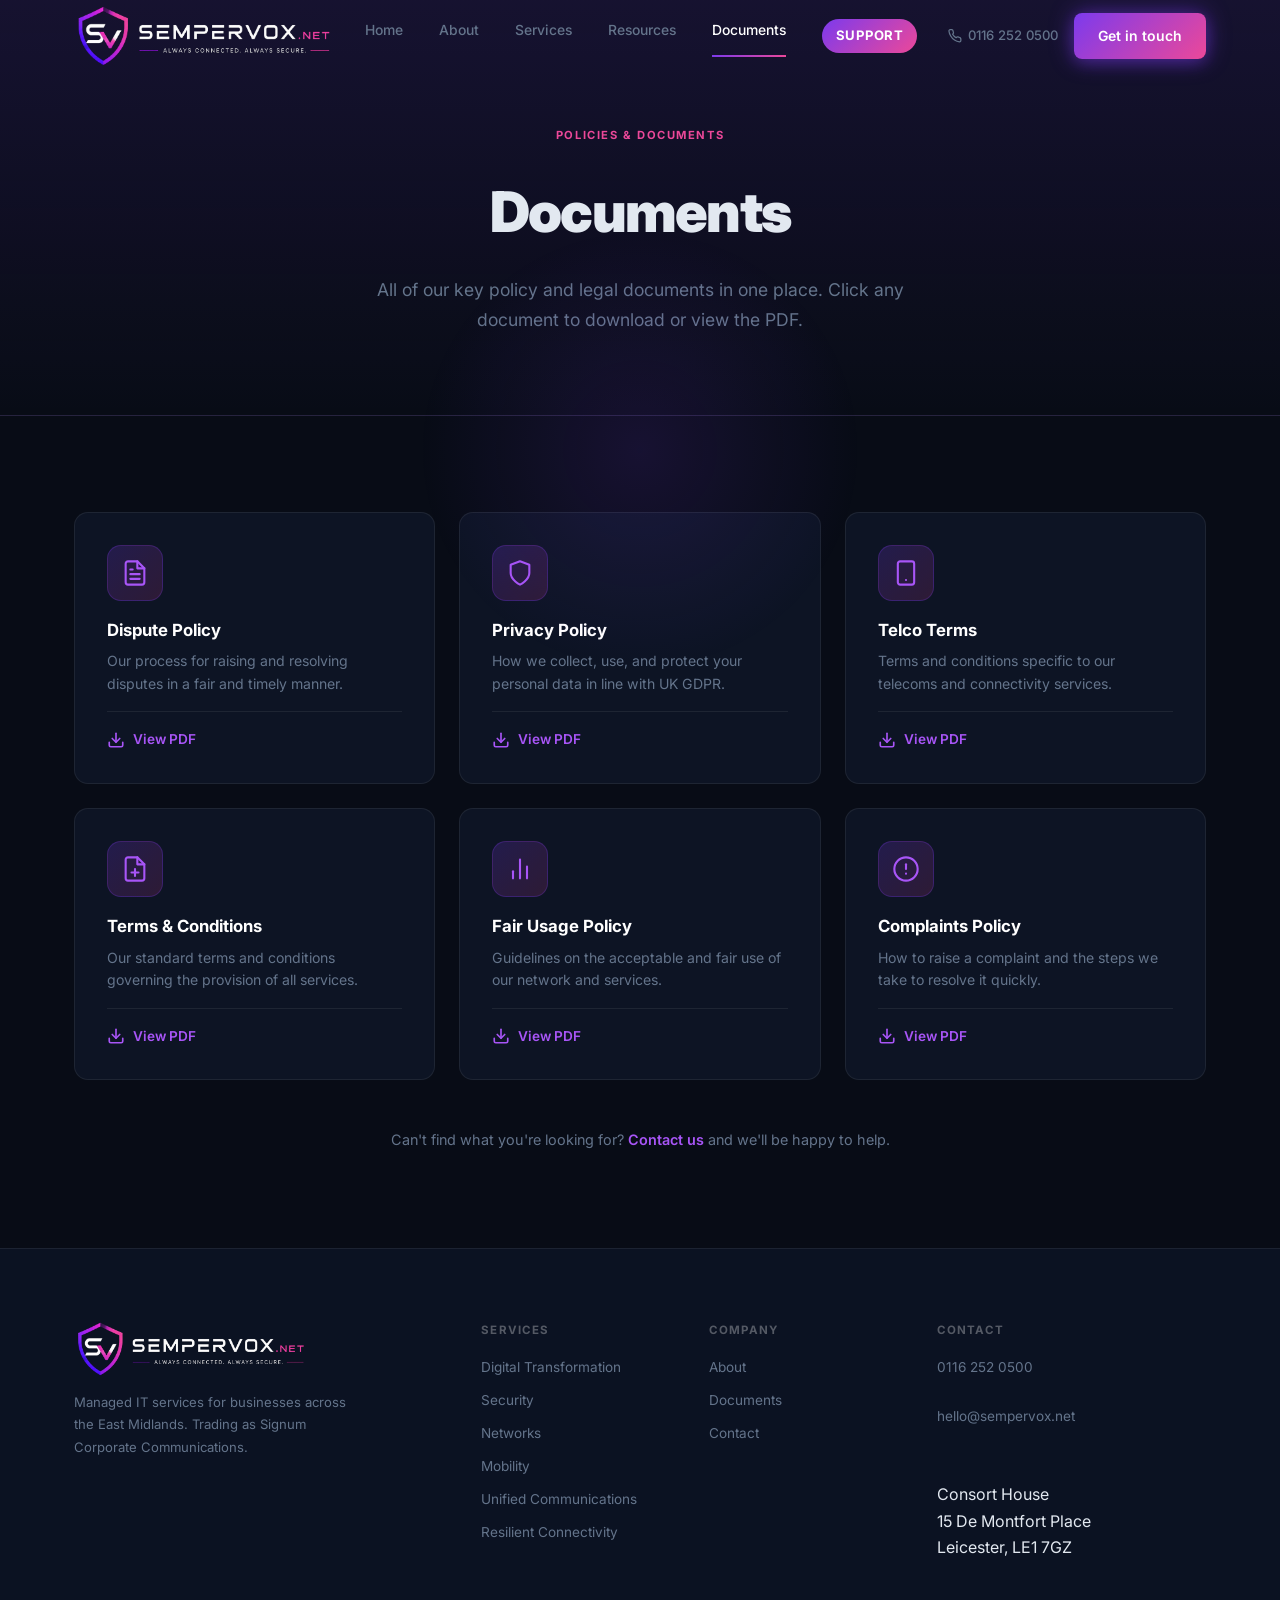
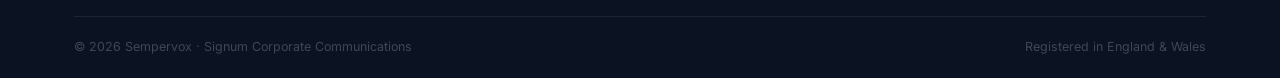
<file: documents.html>
<!DOCTYPE html>
<html lang="en">
<head>
<meta charset="UTF-8"/>
<meta name="viewport" content="width=device-width,initial-scale=1.0"/>
<title>Documents — Sempervox · Managed IT Leicester</title>
<meta name="description" content="Access Sempervox policy documents including privacy policy, terms and conditions, fair usage policy, complaints procedure and more."/>
<!-- Open Graph -->
<meta property="og:type" content="website"/>
<meta property="og:url" content="https://sempervox.net/documents.html"/>
<meta property="og:title" content="Documents — Sempervox · Managed IT Leicester"/>
<meta property="og:description" content="All Sempervox policy and legal documents in one place — privacy policy, terms and conditions, fair usage policy and more."/>
<meta property="og:image" content="https://sempervox.net/assets/og-image.png"/>
<meta name="twitter:card" content="summary_large_image"/>
<meta name="twitter:title" content="Documents — Sempervox · Managed IT Leicester"/>
<meta name="twitter:description" content="All Sempervox policy and legal documents in one place."/>
<meta name="twitter:image" content="https://sempervox.net/assets/og-image.png"/>
<link rel="icon" href="assets/favicon.png"/>
<link rel="preconnect" href="https://fonts.googleapis.com"/>
<link rel="preconnect" href="https://fonts.gstatic.com" crossorigin/>
<link href="https://fonts.googleapis.com/css2?family=Inter:wght@400;500;600;700;800;900&display=swap" rel="stylesheet"/>
<link rel="stylesheet" href="style.css?v=4"/>
</head>
<body>
<a class="skip-link" href="#main">Skip to main content</a>

<div class="cursor-glow" id="cursorGlow" aria-hidden="true"></div>

<!-- NAV -->
<header class="site-header">
  <div class="container nav">
    <a href="index.html" class="nav-logo">
      <img src="assets/logo.png" alt="Sempervox" class="nav-logo-img"/>
    </a>
    <nav class="nav-links" aria-label="Primary">
      <a href="index.html">Home</a>
      <a href="about.html">About</a>
      <a href="services.html">Services</a>
      <a href="resources.html">Resources</a>
      <a href="documents.html" aria-current="page">Documents</a>
      <a href="https://sempsupport.powerappsportals.com/SignIn?ReturnUrl=%2F" target="_blank" rel="noopener" class="nav-support">Support</a>
    </nav>
    <div class="nav-right">
      <a class="nav-phone" href="tel:01162520500">
        <svg width="14" height="14" viewBox="0 0 24 24" fill="none" stroke="currentColor" stroke-width="2.2" stroke-linecap="round" stroke-linejoin="round"><path d="M22 16.92v3a2 2 0 0 1-2.18 2 19.79 19.79 0 0 1-8.63-3.07A19.5 19.5 0 0 1 4.69 12 19.79 19.79 0 0 1 1.61 3.4 2 2 0 0 1 3.61 1.22h3a2 2 0 0 1 2 1.72 12.84 12.84 0 0 0 .7 2.81 2 2 0 0 1-.45 2.11L7.91 8.91a16 16 0 0 0 6 6l.86-.86a2 2 0 0 1 2.11-.45 12.84 12.84 0 0 0 2.81.7A2 2 0 0 1 21.5 16.18v-.26z"/></svg>
        0116 252 0500
      </a>
      <a class="btn btn--glow" href="contact.html">Get in touch</a>
    </div>
    <button class="nav-burger" aria-label="Open navigation" aria-expanded="false" aria-controls="mobile-nav">
      <span></span><span></span><span></span>
    </button>
  </div>
  <div class="mobile-nav" id="mobile-nav" aria-hidden="true">
    <nav aria-label="Mobile navigation">
      <a href="index.html">Home</a>
      <a href="about.html">About</a>
      <a href="services.html">Services</a>
      <a href="resources.html">Resources</a>
      <a href="documents.html" aria-current="page">Documents</a>
      <a href="https://sempsupport.powerappsportals.com/SignIn?ReturnUrl=%2F" target="_blank" rel="noopener" class="nav-support">Support</a>
    </nav>
    <div class="mobile-nav-actions">
      <a class="btn btn--outline-white" href="tel:01162520500">0116 252 0500</a>
      <a class="btn" href="contact.html">Get in touch</a>
    </div>
  </div>
</header>

<main id="main">

  <!-- PAGE HERO -->
  <section class="page-hero">
    <div class="container">
      <span class="label fade-up">Policies &amp; Documents</span>
      <h1 class="fade-up" style="--delay:.1s">Documents</h1>
      <p class="page-hero-sub fade-up" style="--delay:.2s">All of our key policy and legal documents in one place. Click any document to download or view the PDF.</p>
    </div>
  </section>

  <!-- DOCUMENTS -->
  <section class="section">
    <div class="container">
      <div class="docs-grid fade-up">

        <a href="assets/docs/dispute-policy.pdf" target="_blank" rel="noopener" class="doc-card">
          <div class="doc-card-icon">
            <svg width="28" height="28" viewBox="0 0 24 24" fill="none" stroke="currentColor" stroke-width="1.8" stroke-linecap="round" stroke-linejoin="round"><path d="M14 2H6a2 2 0 0 0-2 2v16a2 2 0 0 0 2 2h12a2 2 0 0 0 2-2V8z"/><polyline points="14 2 14 8 20 8"/><line x1="16" y1="13" x2="8" y2="13"/><line x1="16" y1="17" x2="8" y2="17"/><polyline points="10 9 9 9 8 9"/></svg>
          </div>
          <div class="doc-card-body">
            <h3>Dispute Policy</h3>
            <p>Our process for raising and resolving disputes in a fair and timely manner.</p>
          </div>
          <div class="doc-card-action">
            <svg width="18" height="18" viewBox="0 0 24 24" fill="none" stroke="currentColor" stroke-width="2.2" stroke-linecap="round" stroke-linejoin="round"><path d="M21 15v4a2 2 0 0 1-2 2H5a2 2 0 0 1-2-2v-4"/><polyline points="7 10 12 15 17 10"/><line x1="12" y1="15" x2="12" y2="3"/></svg>
            <span>View PDF</span>
          </div>
        </a>

        <a href="assets/docs/privacy-policy.pdf" target="_blank" rel="noopener" class="doc-card">
          <div class="doc-card-icon">
            <svg width="28" height="28" viewBox="0 0 24 24" fill="none" stroke="currentColor" stroke-width="1.8" stroke-linecap="round" stroke-linejoin="round"><path d="M12 22s8-4 8-10V5l-8-3-8 3v7c0 6 8 10 8 10z"/></svg>
          </div>
          <div class="doc-card-body">
            <h3>Privacy Policy</h3>
            <p>How we collect, use, and protect your personal data in line with UK GDPR.</p>
          </div>
          <div class="doc-card-action">
            <svg width="18" height="18" viewBox="0 0 24 24" fill="none" stroke="currentColor" stroke-width="2.2" stroke-linecap="round" stroke-linejoin="round"><path d="M21 15v4a2 2 0 0 1-2 2H5a2 2 0 0 1-2-2v-4"/><polyline points="7 10 12 15 17 10"/><line x1="12" y1="15" x2="12" y2="3"/></svg>
            <span>View PDF</span>
          </div>
        </a>

        <a href="assets/docs/telco-terms.pdf" target="_blank" rel="noopener" class="doc-card">
          <div class="doc-card-icon">
            <svg width="28" height="28" viewBox="0 0 24 24" fill="none" stroke="currentColor" stroke-width="1.8" stroke-linecap="round" stroke-linejoin="round"><rect x="5" y="2" width="14" height="20" rx="2" ry="2"/><line x1="12" y1="18" x2="12.01" y2="18"/></svg>
          </div>
          <div class="doc-card-body">
            <h3>Telco Terms</h3>
            <p>Terms and conditions specific to our telecoms and connectivity services.</p>
          </div>
          <div class="doc-card-action">
            <svg width="18" height="18" viewBox="0 0 24 24" fill="none" stroke="currentColor" stroke-width="2.2" stroke-linecap="round" stroke-linejoin="round"><path d="M21 15v4a2 2 0 0 1-2 2H5a2 2 0 0 1-2-2v-4"/><polyline points="7 10 12 15 17 10"/><line x1="12" y1="15" x2="12" y2="3"/></svg>
            <span>View PDF</span>
          </div>
        </a>

        <a href="assets/docs/terms-and-conditions.pdf" target="_blank" rel="noopener" class="doc-card">
          <div class="doc-card-icon">
            <svg width="28" height="28" viewBox="0 0 24 24" fill="none" stroke="currentColor" stroke-width="1.8" stroke-linecap="round" stroke-linejoin="round"><path d="M14 2H6a2 2 0 0 0-2 2v16a2 2 0 0 0 2 2h12a2 2 0 0 0 2-2V8z"/><polyline points="14 2 14 8 20 8"/><line x1="12" y1="18" x2="12" y2="12"/><line x1="9" y1="15" x2="15" y2="15"/></svg>
          </div>
          <div class="doc-card-body">
            <h3>Terms &amp; Conditions</h3>
            <p>Our standard terms and conditions governing the provision of all services.</p>
          </div>
          <div class="doc-card-action">
            <svg width="18" height="18" viewBox="0 0 24 24" fill="none" stroke="currentColor" stroke-width="2.2" stroke-linecap="round" stroke-linejoin="round"><path d="M21 15v4a2 2 0 0 1-2 2H5a2 2 0 0 1-2-2v-4"/><polyline points="7 10 12 15 17 10"/><line x1="12" y1="15" x2="12" y2="3"/></svg>
            <span>View PDF</span>
          </div>
        </a>

        <a href="assets/docs/fair-usage-policy.pdf" target="_blank" rel="noopener" class="doc-card">
          <div class="doc-card-icon">
            <svg width="28" height="28" viewBox="0 0 24 24" fill="none" stroke="currentColor" stroke-width="1.8" stroke-linecap="round" stroke-linejoin="round"><line x1="18" y1="20" x2="18" y2="10"/><line x1="12" y1="20" x2="12" y2="4"/><line x1="6" y1="20" x2="6" y2="14"/></svg>
          </div>
          <div class="doc-card-body">
            <h3>Fair Usage Policy</h3>
            <p>Guidelines on the acceptable and fair use of our network and services.</p>
          </div>
          <div class="doc-card-action">
            <svg width="18" height="18" viewBox="0 0 24 24" fill="none" stroke="currentColor" stroke-width="2.2" stroke-linecap="round" stroke-linejoin="round"><path d="M21 15v4a2 2 0 0 1-2 2H5a2 2 0 0 1-2-2v-4"/><polyline points="7 10 12 15 17 10"/><line x1="12" y1="15" x2="12" y2="3"/></svg>
            <span>View PDF</span>
          </div>
        </a>

        <a href="assets/docs/complaints-policy.pdf" target="_blank" rel="noopener" class="doc-card">
          <div class="doc-card-icon">
            <svg width="28" height="28" viewBox="0 0 24 24" fill="none" stroke="currentColor" stroke-width="1.8" stroke-linecap="round" stroke-linejoin="round"><circle cx="12" cy="12" r="10"/><line x1="12" y1="8" x2="12" y2="12"/><line x1="12" y1="16" x2="12.01" y2="16"/></svg>
          </div>
          <div class="doc-card-body">
            <h3>Complaints Policy</h3>
            <p>How to raise a complaint and the steps we take to resolve it quickly.</p>
          </div>
          <div class="doc-card-action">
            <svg width="18" height="18" viewBox="0 0 24 24" fill="none" stroke="currentColor" stroke-width="2.2" stroke-linecap="round" stroke-linejoin="round"><path d="M21 15v4a2 2 0 0 1-2 2H5a2 2 0 0 1-2-2v-4"/><polyline points="7 10 12 15 17 10"/><line x1="12" y1="15" x2="12" y2="3"/></svg>
            <span>View PDF</span>
          </div>
        </a>

      </div>

      <p class="docs-note fade-up">Can't find what you're looking for? <a href="contact.html">Contact us</a> and we'll be happy to help.</p>
    </div>
  </section>

</main>

<footer class="site-footer">
  <div class="container">
    <div class="footer-grid">
      <div>
        <div class="footer-logo">
          <img src="assets/logo.png" alt="Sempervox" class="footer-logo-img"/>
        </div>
        <p class="footer-tagline">Managed IT services for businesses across the East Midlands. Trading as Signum Corporate Communications.</p>
      </div>
      <div class="footer-col">
        <h4>Services</h4>
        <ul>
          <li><a href="services.html">Digital Transformation</a></li>
          <li><a href="services.html">Security</a></li>
          <li><a href="services.html">Networks</a></li>
          <li><a href="services.html">Mobility</a></li>
          <li><a href="services.html">Unified Communications</a></li>
          <li><a href="services.html">Resilient Connectivity</a></li>
        </ul>
      </div>
      <div class="footer-col">
        <h4>Company</h4>
        <ul>
          <li><a href="about.html">About</a></li>
          <li><a href="documents.html">Documents</a></li>
          <li><a href="contact.html">Contact</a></li>
        </ul>
      </div>
      <div class="footer-col">
        <h4>Contact</h4>
        <address>
          <a href="tel:01162520500">0116 252 0500</a><br>
          <a href="mailto:hello@sempervox.net">hello@sempervox.net</a><br><br>
          Consort House<br>15 De Montfort Place<br>Leicester, LE1 7GZ
        </address>
      </div>
    </div>
    <div class="footer-bottom">
      <span>© 2026 Sempervox · Signum Corporate Communications</span>
      <span>Registered in England &amp; Wales</span>
    </div>
  </div>
</footer>

<script src="main.js?v=2"></script>
</body>
</html>
</file>
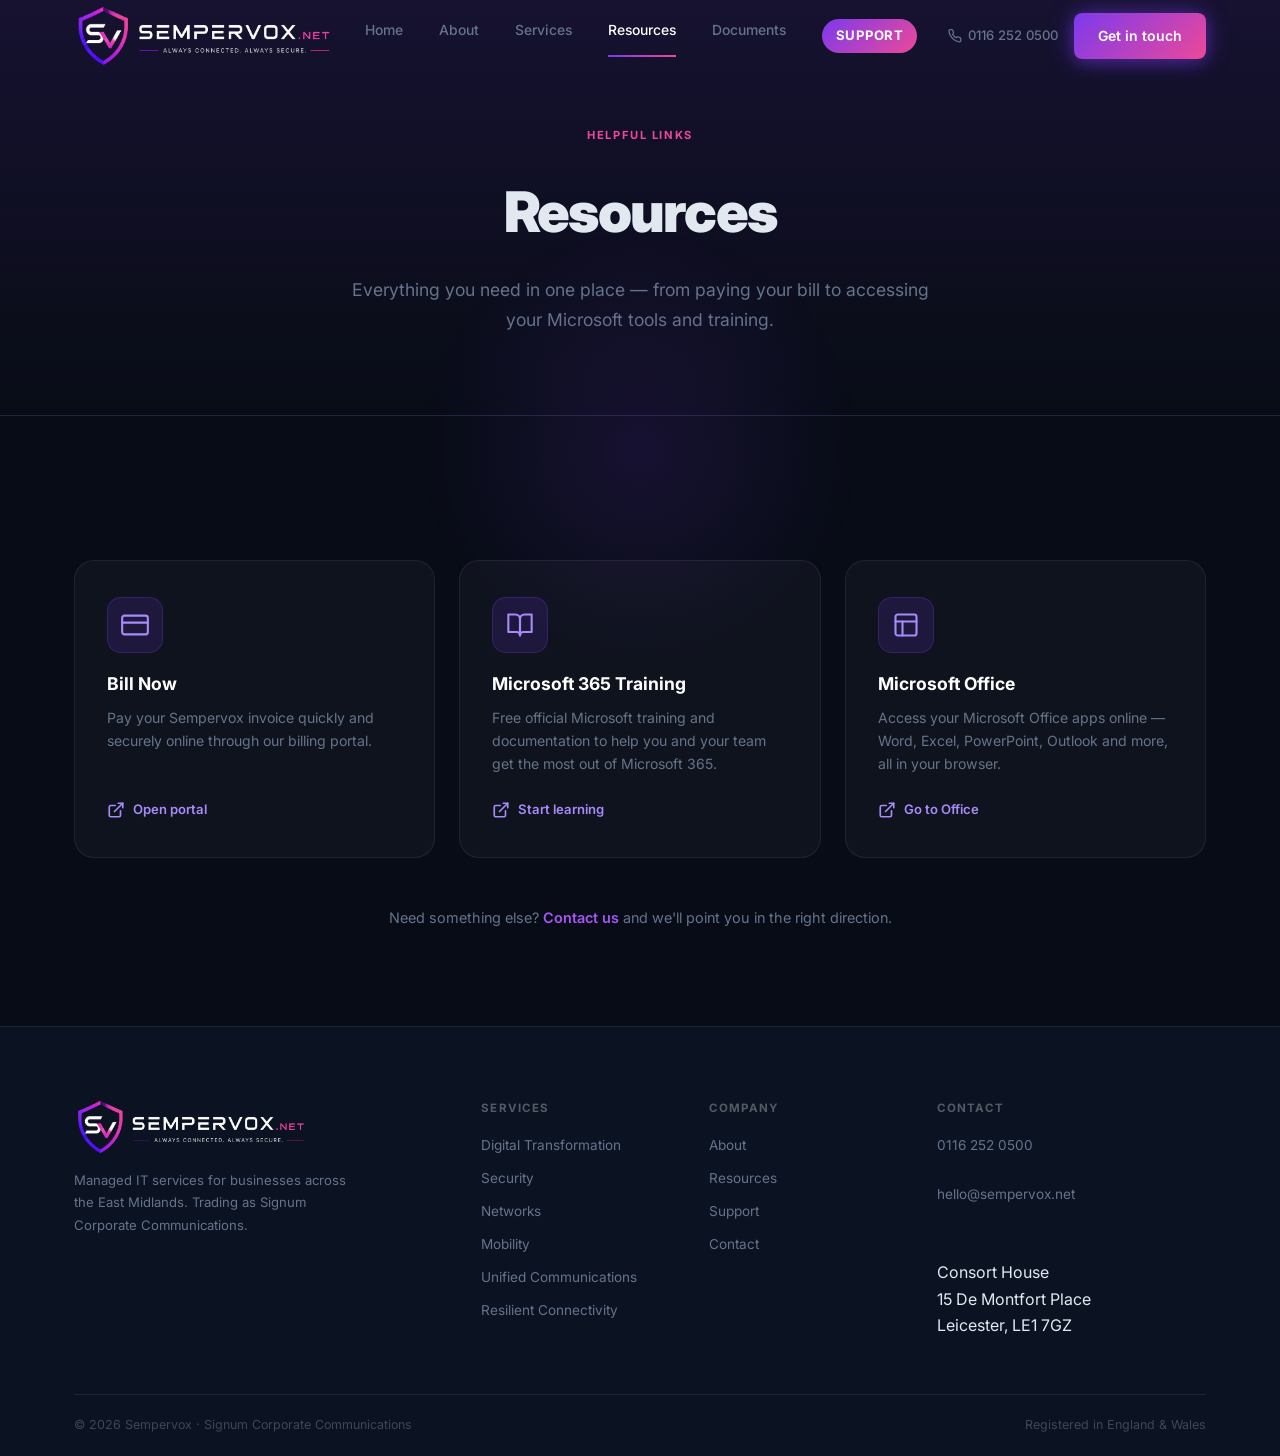
<file: resources.html>
<!DOCTYPE html>
<html lang="en">
<head>
<meta charset="UTF-8"/>
<meta name="viewport" content="width=device-width,initial-scale=1.0"/>
<title>Resources — Sempervox · Managed IT Leicester</title>
<meta name="description" content="Useful resources for Sempervox clients — pay your bill, access Microsoft 365 training, and log in to Microsoft Office."/>
<!-- Open Graph -->
<meta property="og:type" content="website"/>
<meta property="og:url" content="https://sempervox.net/resources.html"/>
<meta property="og:title" content="Resources — Sempervox · Managed IT Leicester"/>
<meta property="og:description" content="Useful resources for Sempervox clients — pay your bill, access Microsoft 365 training, and log in to Microsoft Office."/>
<meta property="og:image" content="https://sempervox.net/assets/og-image.png"/>
<meta name="twitter:card" content="summary_large_image"/>
<link rel="icon" href="assets/favicon.png"/>
<link rel="preconnect" href="https://fonts.googleapis.com"/>
<link rel="preconnect" href="https://fonts.gstatic.com" crossorigin/>
<link href="https://fonts.googleapis.com/css2?family=Inter:wght@400;500;600;700;800;900&display=swap" rel="stylesheet"/>
<link rel="stylesheet" href="style.css?v=5"/>
</head>
<body>
<a class="skip-link" href="#main">Skip to main content</a>
<div class="cursor-glow" id="cursorGlow" aria-hidden="true"></div>

<!-- NAV -->
<header class="site-header">
  <div class="container nav">
    <a href="index.html" class="nav-logo">
      <img src="assets/logo.png" alt="Sempervox" class="nav-logo-img"/>
    </a>
    <nav class="nav-links" aria-label="Primary">
      <a href="index.html">Home</a>
      <a href="about.html">About</a>
      <a href="services.html">Services</a>
      <a href="resources.html" aria-current="page">Resources</a>
      <a href="documents.html">Documents</a>
      <a href="https://sempsupport.powerappsportals.com/SignIn?ReturnUrl=%2F" target="_blank" rel="noopener" class="nav-support">Support</a>
    </nav>
    <div class="nav-right">
      <a class="nav-phone" href="tel:01162520500">
        <svg width="14" height="14" viewBox="0 0 24 24" fill="none" stroke="currentColor" stroke-width="2.2" stroke-linecap="round" stroke-linejoin="round"><path d="M22 16.92v3a2 2 0 0 1-2.18 2 19.79 19.79 0 0 1-8.63-3.07A19.5 19.5 0 0 1 4.69 12 19.79 19.79 0 0 1 1.61 3.4 2 2 0 0 1 3.61 1.22h3a2 2 0 0 1 2 1.72 12.84 12.84 0 0 0 .7 2.81 2 2 0 0 1-.45 2.11L7.91 8.91a16 16 0 0 0 6 6l.86-.86a2 2 0 0 1 2.11-.45 12.84 12.84 0 0 0 2.81.7A2 2 0 0 1 21.5 16.18v-.26z"/></svg>
        0116 252 0500
      </a>
      <a class="btn btn--glow" href="contact.html">Get in touch</a>
    </div>
    <button class="nav-burger" aria-label="Open navigation" aria-expanded="false" aria-controls="mobile-nav">
      <span></span><span></span><span></span>
    </button>
  </div>
  <div class="mobile-nav" id="mobile-nav" aria-hidden="true">
    <nav aria-label="Mobile navigation">
      <a href="index.html">Home</a>
      <a href="about.html">About</a>
      <a href="services.html">Services</a>
      <a href="resources.html" aria-current="page">Resources</a>
      <a href="documents.html">Documents</a>
      <a href="https://sempsupport.powerappsportals.com/SignIn?ReturnUrl=%2F" target="_blank" rel="noopener" class="nav-support">Support</a>
    </nav>
    <div class="mobile-nav-actions">
      <a class="btn btn--outline-white" href="tel:01162520500">0116 252 0500</a>
      <a class="btn" href="contact.html">Get in touch</a>
    </div>
  </div>
</header>

<main id="main">

  <!-- PAGE HERO -->
  <section class="page-hero">
    <div class="container">
      <span class="label fade-up">Helpful links</span>
      <h1 class="fade-up" style="--delay:.1s">Resources</h1>
      <p class="page-hero-sub fade-up" style="--delay:.2s">Everything you need in one place — from paying your bill to accessing your Microsoft tools and training.</p>
    </div>
  </section>

  <!-- RESOURCES -->
  <section class="section">
    <div class="container">
      <div class="resources-grid fade-up">

        <!-- Bill Now -->
        <a href="https://signum.billnow.com/Account/Login?ReturnUrl=%2F" target="_blank" rel="noopener" class="resource-card">
          <div class="resource-card-icon">
            <svg width="28" height="28" viewBox="0 0 24 24" fill="none" stroke="currentColor" stroke-width="1.8" stroke-linecap="round" stroke-linejoin="round">
              <rect x="1" y="4" width="22" height="16" rx="2" ry="2"/><line x1="1" y1="10" x2="23" y2="10"/>
            </svg>
          </div>
          <div class="resource-card-body">
            <h3>Bill Now</h3>
            <p>Pay your Sempervox invoice quickly and securely online through our billing portal.</p>
          </div>
          <div class="resource-card-action">
            <svg width="18" height="18" viewBox="0 0 24 24" fill="none" stroke="currentColor" stroke-width="2.2" stroke-linecap="round" stroke-linejoin="round"><path d="M18 13v6a2 2 0 0 1-2 2H5a2 2 0 0 1-2-2V8a2 2 0 0 1 2-2h6"/><polyline points="15 3 21 3 21 9"/><line x1="10" y1="14" x2="21" y2="3"/></svg>
            <span>Open portal</span>
          </div>
        </a>

        <!-- Microsoft 365 Training -->
        <a href="https://learn.microsoft.com/en-us/" target="_blank" rel="noopener" class="resource-card">
          <div class="resource-card-icon">
            <svg width="28" height="28" viewBox="0 0 24 24" fill="none" stroke="currentColor" stroke-width="1.8" stroke-linecap="round" stroke-linejoin="round">
              <path d="M2 3h6a4 4 0 0 1 4 4v14a3 3 0 0 0-3-3H2z"/><path d="M22 3h-6a4 4 0 0 0-4 4v14a3 3 0 0 1 3-3h7z"/>
            </svg>
          </div>
          <div class="resource-card-body">
            <h3>Microsoft 365 Training</h3>
            <p>Free official Microsoft training and documentation to help you and your team get the most out of Microsoft 365.</p>
          </div>
          <div class="resource-card-action">
            <svg width="18" height="18" viewBox="0 0 24 24" fill="none" stroke="currentColor" stroke-width="2.2" stroke-linecap="round" stroke-linejoin="round"><path d="M18 13v6a2 2 0 0 1-2 2H5a2 2 0 0 1-2-2V8a2 2 0 0 1 2-2h6"/><polyline points="15 3 21 3 21 9"/><line x1="10" y1="14" x2="21" y2="3"/></svg>
            <span>Start learning</span>
          </div>
        </a>

        <!-- Microsoft Office -->
        <a href="https://www.office.com/" target="_blank" rel="noopener" class="resource-card">
          <div class="resource-card-icon">
            <svg width="28" height="28" viewBox="0 0 24 24" fill="none" stroke="currentColor" stroke-width="1.8" stroke-linecap="round" stroke-linejoin="round">
              <rect x="3" y="3" width="18" height="18" rx="2"/><path d="M3 9h18"/><path d="M9 21V9"/>
            </svg>
          </div>
          <div class="resource-card-body">
            <h3>Microsoft Office</h3>
            <p>Access your Microsoft Office apps online — Word, Excel, PowerPoint, Outlook and more, all in your browser.</p>
          </div>
          <div class="resource-card-action">
            <svg width="18" height="18" viewBox="0 0 24 24" fill="none" stroke="currentColor" stroke-width="2.2" stroke-linecap="round" stroke-linejoin="round"><path d="M18 13v6a2 2 0 0 1-2 2H5a2 2 0 0 1-2-2V8a2 2 0 0 1 2-2h6"/><polyline points="15 3 21 3 21 9"/><line x1="10" y1="14" x2="21" y2="3"/></svg>
            <span>Go to Office</span>
          </div>
        </a>

      </div>

      <p class="docs-note fade-up">Need something else? <a href="contact.html">Contact us</a> and we'll point you in the right direction.</p>
    </div>
  </section>

</main>

<footer class="site-footer">
  <div class="container">
    <div class="footer-grid">
      <div>
        <div class="footer-logo">
          <img src="assets/logo.png" alt="Sempervox" class="footer-logo-img"/>
        </div>
        <p class="footer-tagline">Managed IT services for businesses across the East Midlands. Trading as Signum Corporate Communications.</p>
      </div>
      <div class="footer-col">
        <h4>Services</h4>
        <ul>
          <li><a href="services.html">Digital Transformation</a></li>
          <li><a href="services.html">Security</a></li>
          <li><a href="services.html">Networks</a></li>
          <li><a href="services.html">Mobility</a></li>
          <li><a href="services.html">Unified Communications</a></li>
          <li><a href="services.html">Resilient Connectivity</a></li>
        </ul>
      </div>
      <div class="footer-col">
        <h4>Company</h4>
        <ul>
          <li><a href="about.html">About</a></li>
          <li><a href="resources.html">Resources</a></li>
          <li><a href="https://sempsupport.powerappsportals.com/SignIn?ReturnUrl=%2F" target="_blank" rel="noopener">Support</a></li>
          <li><a href="contact.html">Contact</a></li>
        </ul>
      </div>
      <div class="footer-col">
        <h4>Contact</h4>
        <address>
          <a href="tel:01162520500">0116 252 0500</a><br>
          <a href="mailto:hello@sempervox.net">hello@sempervox.net</a><br><br>
          Consort House<br>15 De Montfort Place<br>Leicester, LE1 7GZ
        </address>
      </div>
    </div>
    <div class="footer-bottom">
      <span>© 2026 Sempervox · Signum Corporate Communications</span>
      <span>Registered in England &amp; Wales</span>
    </div>
  </div>
</footer>

<script src="main.js?v=2"></script>
</body>
</html>
</file>
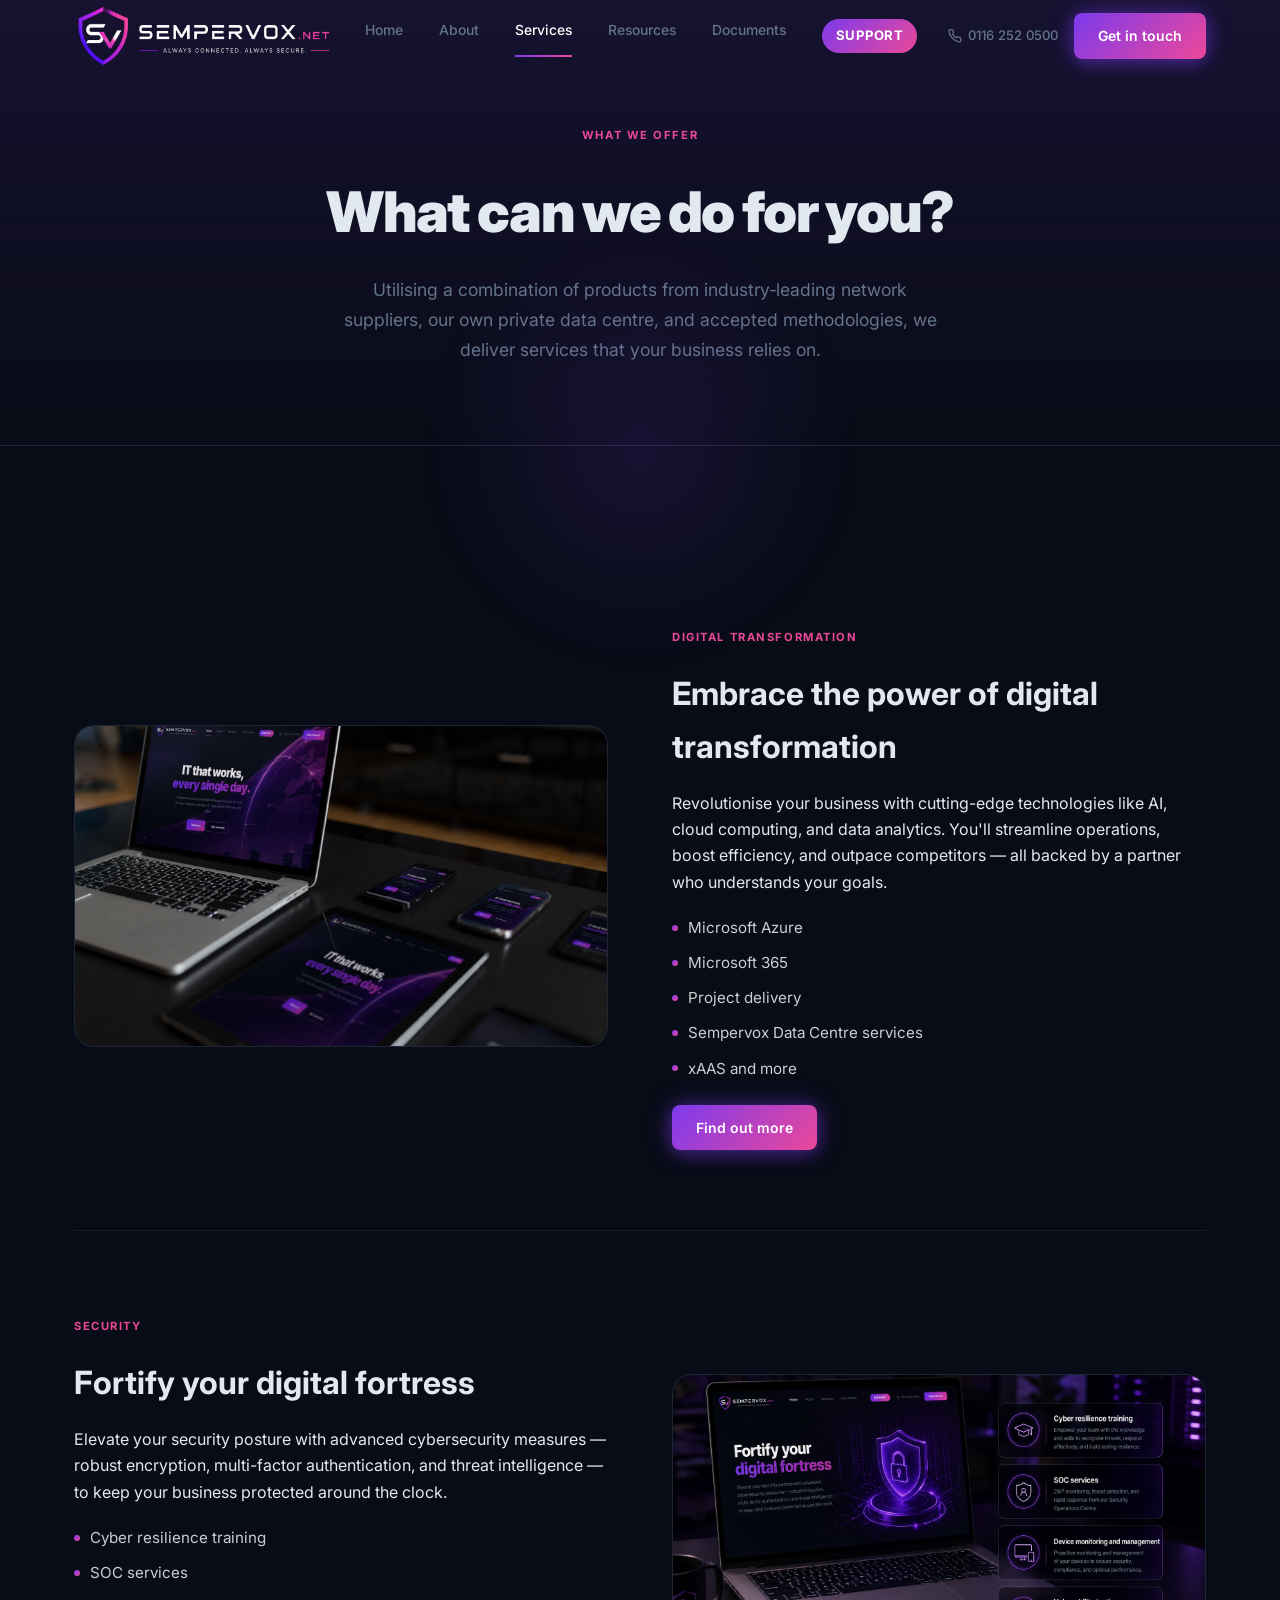
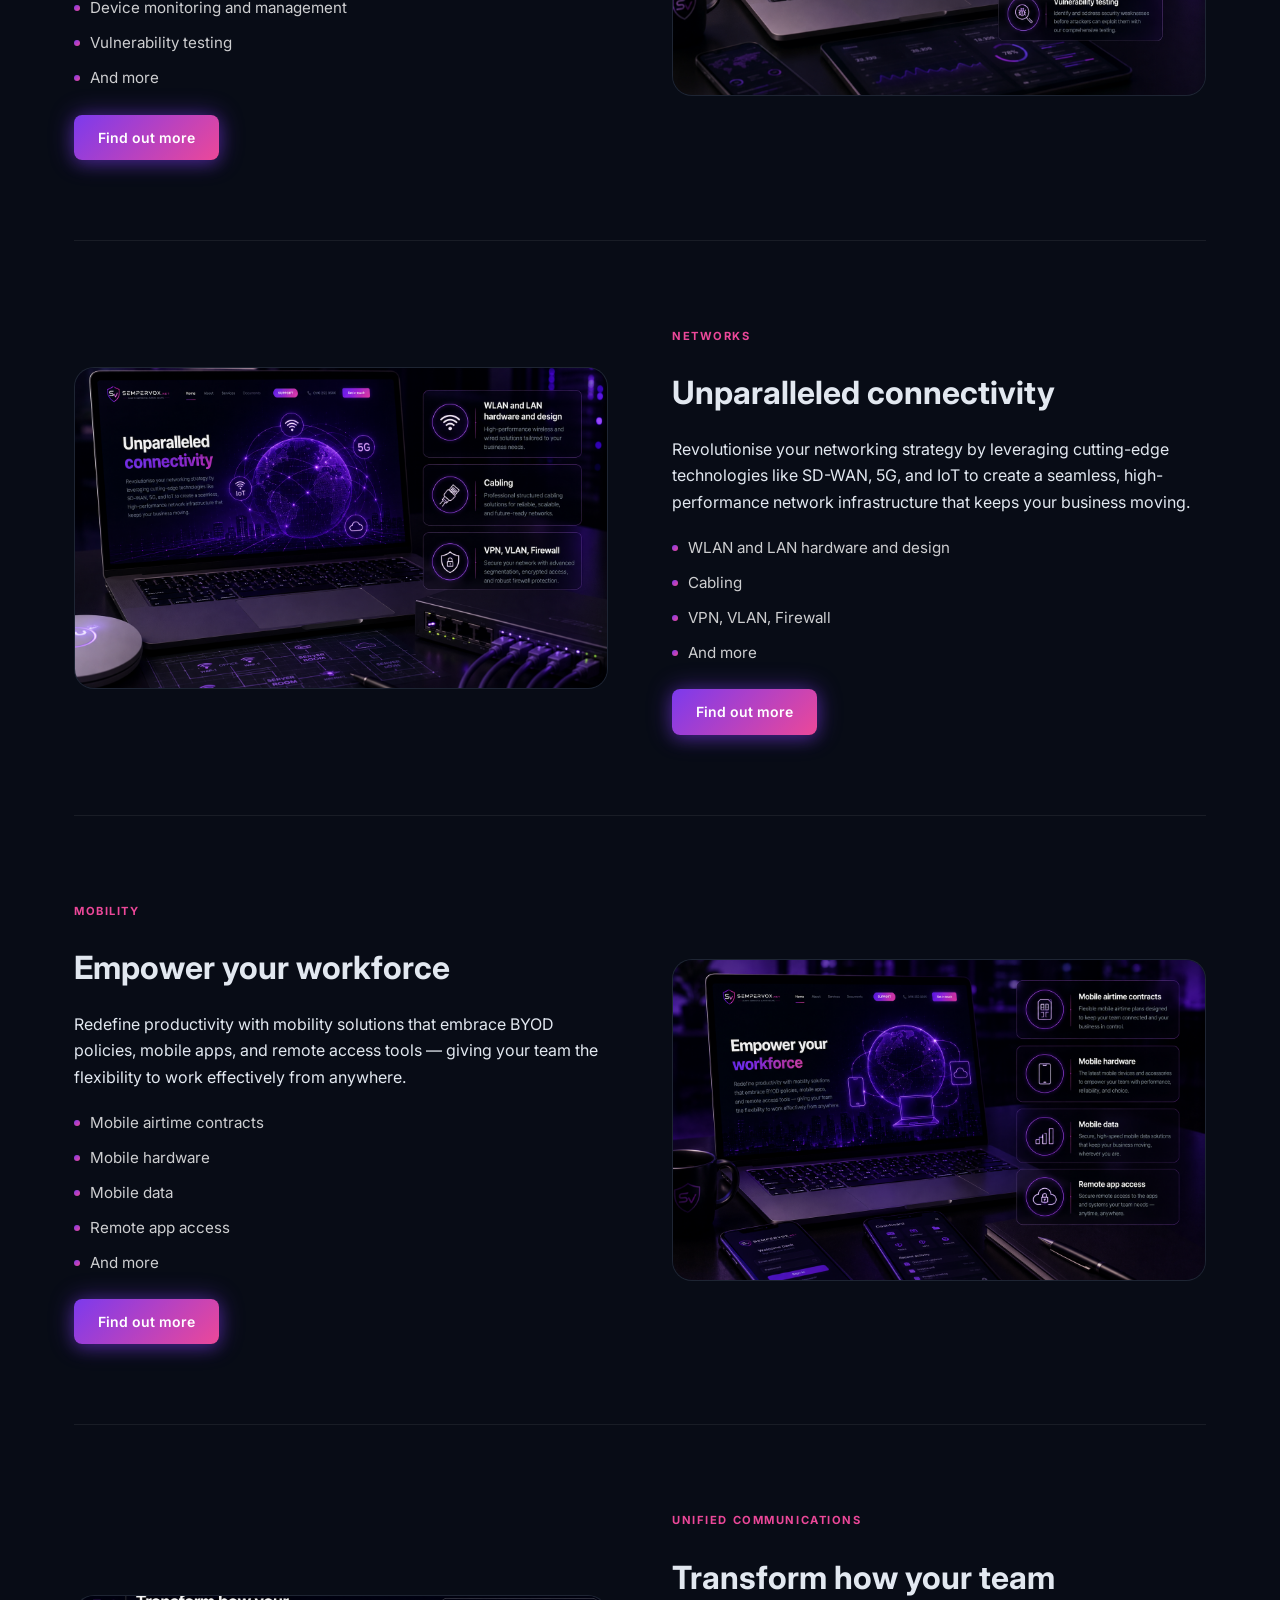
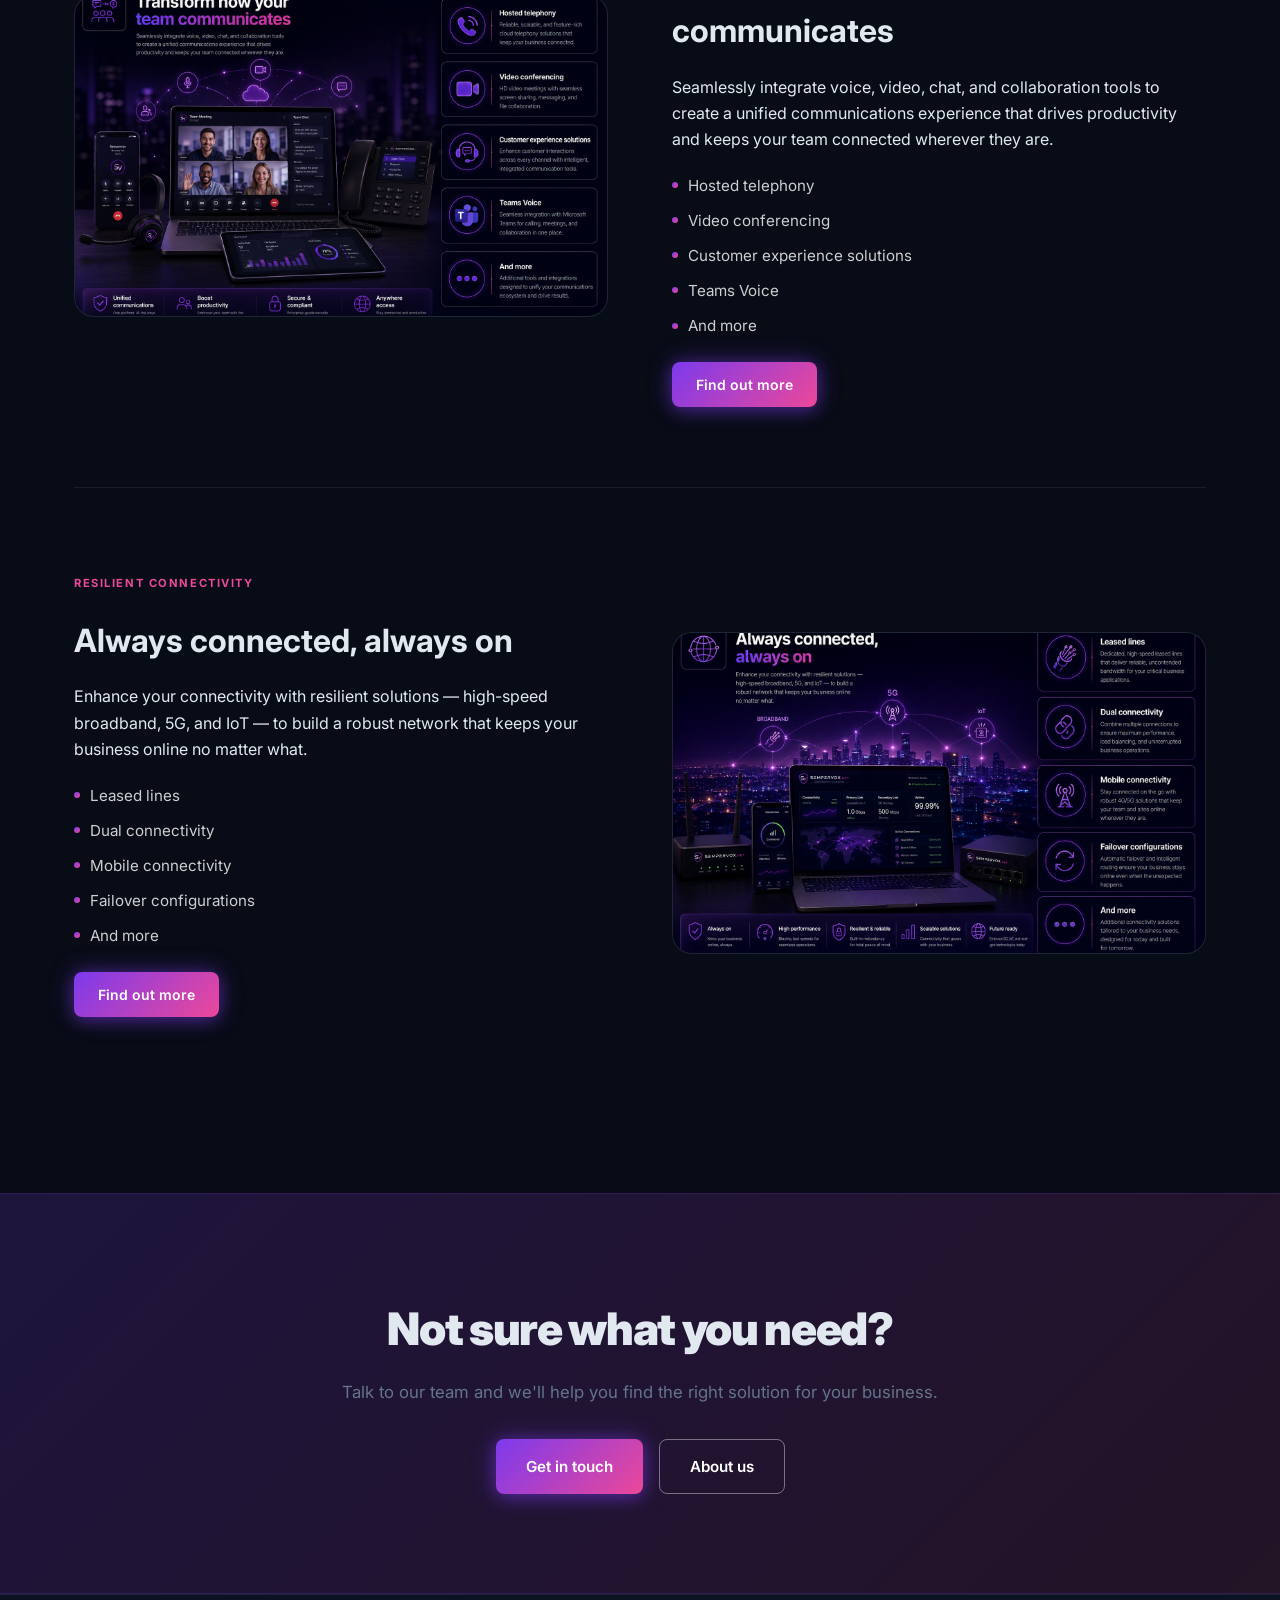
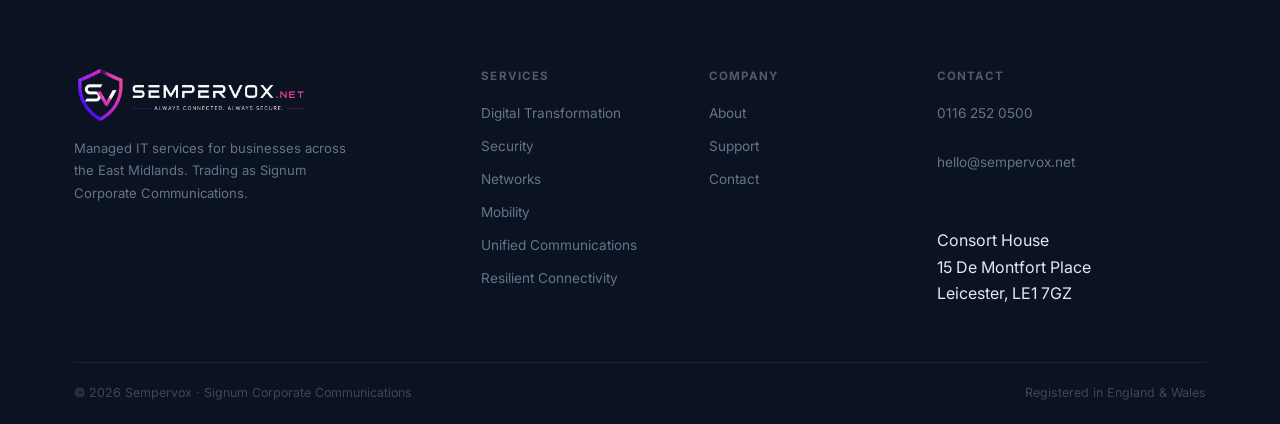
<file: services.html>
<!DOCTYPE html>
<html lang="en">
<head>
<meta charset="UTF-8"/>
<meta name="viewport" content="width=device-width,initial-scale=1.0"/>
<title>Services — Sempervox · Managed IT Leicester</title>
<meta name="description" content="Sempervox delivers managed IT services across digital transformation, security, networks, mobility, unified communications, and resilient connectivity."/>
<!-- Open Graph -->
<meta property="og:type" content="website"/>
<meta property="og:url" content="https://sempervox.net/services.html"/>
<meta property="og:title" content="Services — Sempervox · Managed IT Leicester"/>
<meta property="og:description" content="Digital transformation, security, networks, mobility, unified communications and resilient connectivity — all under one roof."/>
<meta property="og:image" content="https://sempervox.net/assets/og-image.png"/>
<meta name="twitter:card" content="summary_large_image"/>
<meta name="twitter:title" content="Services — Sempervox · Managed IT Leicester"/>
<meta name="twitter:description" content="Digital transformation, security, networks, mobility, unified communications and resilient connectivity — all under one roof."/>
<meta name="twitter:image" content="https://sempervox.net/assets/og-image.png"/>
<link rel="icon" href="assets/favicon.png"/>
<link rel="preconnect" href="https://fonts.googleapis.com"/>
<link rel="preconnect" href="https://fonts.gstatic.com" crossorigin/>
<link href="https://fonts.googleapis.com/css2?family=Inter:wght@400;500;600;700;800;900&display=swap" rel="stylesheet"/>
<link rel="stylesheet" href="style.css?v=4"/>
</head>
<body>
<a class="skip-link" href="#main">Skip to main content</a>

<div class="cursor-glow" id="cursorGlow" aria-hidden="true"></div>

<!-- NAV -->
<header class="site-header">
  <div class="container nav">
    <a href="index.html" class="nav-logo">
      <img src="assets/logo.png" alt="Sempervox" class="nav-logo-img"/>
    </a>
    <nav class="nav-links" aria-label="Primary">
      <a href="index.html">Home</a>
      <a href="about.html">About</a>
      <a href="services.html" aria-current="page">Services</a>
      <a href="resources.html">Resources</a>
      <a href="documents.html">Documents</a>
      <a href="https://sempsupport.powerappsportals.com/SignIn?ReturnUrl=%2F" target="_blank" rel="noopener" class="nav-support">Support</a>
    </nav>
    <div class="nav-right">
      <a class="nav-phone" href="tel:01162520500">
        <svg width="14" height="14" viewBox="0 0 24 24" fill="none" stroke="currentColor" stroke-width="2.2" stroke-linecap="round" stroke-linejoin="round"><path d="M22 16.92v3a2 2 0 0 1-2.18 2 19.79 19.79 0 0 1-8.63-3.07A19.5 19.5 0 0 1 4.69 12 19.79 19.79 0 0 1 1.61 3.4 2 2 0 0 1 3.61 1.22h3a2 2 0 0 1 2 1.72 12.84 12.84 0 0 0 .7 2.81 2 2 0 0 1-.45 2.11L7.91 8.91a16 16 0 0 0 6 6l.86-.86a2 2 0 0 1 2.11-.45 12.84 12.84 0 0 0 2.81.7A2 2 0 0 1 21.5 16.18v-.26z"/></svg>
        0116 252 0500
      </a>
      <a class="btn btn--glow" href="contact.html">Get in touch</a>
    </div>
    <button class="nav-burger" aria-label="Open navigation" aria-expanded="false" aria-controls="mobile-nav">
      <span></span><span></span><span></span>
    </button>
  </div>
  <div class="mobile-nav" id="mobile-nav" aria-hidden="true">
    <nav aria-label="Mobile navigation">
      <a href="index.html">Home</a>
      <a href="about.html">About</a>
      <a href="services.html" aria-current="page">Services</a>
      <a href="resources.html">Resources</a>
      <a href="documents.html">Documents</a>
      <a href="https://sempsupport.powerappsportals.com/SignIn?ReturnUrl=%2F" target="_blank" rel="noopener" class="nav-support">Support</a>
    </nav>
    <div class="mobile-nav-actions">
      <a class="btn btn--outline-white" href="tel:01162520500">0116 252 0500</a>
      <a class="btn" href="contact.html">Get in touch</a>
    </div>
  </div>
</header>

<main id="main">

  <!-- PAGE HERO -->
  <section class="page-hero">
    <div class="container">
      <span class="label fade-up">What we offer</span>
      <h1 class="fade-up" style="--delay:.1s">What can we do for you?</h1>
      <p class="page-hero-sub fade-up" style="--delay:.2s">Utilising a combination of products from industry‑leading network suppliers, our own private data centre, and accepted methodologies, we deliver services that your business relies on.</p>
    </div>
  </section>

  <!-- SERVICES -->
  <section class="section">
    <div class="container">

      <!-- Digital Transformation -->
      <div class="service-detail fade-up">
        <div class="service-detail-icon">
          <img src="assets/digital-transformation.png" alt="" aria-hidden="true" loading="lazy"/>
        </div>
        <div class="service-detail-body">
          <span class="label">Digital Transformation</span>
          <h2>Embrace the power of digital transformation</h2>
          <p>Revolutionise your business with cutting-edge technologies like AI, cloud computing, and data analytics. You'll streamline operations, boost efficiency, and outpace competitors — all backed by a partner who understands your goals.</p>
          <ul class="service-detail-list">
            <li>Microsoft Azure</li>
            <li>Microsoft 365</li>
            <li>Project delivery</li>
            <li>Sempervox Data Centre services</li>
            <li>xAAS and more</li>
          </ul>
          <a href="contact.html" class="btn btn--glow" style="margin-top:1.5rem">Find out more</a>
        </div>
      </div>

      <!-- Security -->
      <div class="service-detail service-detail--reverse fade-up">
        <div class="service-detail-icon">
          <img src="assets/security.png" alt="" aria-hidden="true" loading="lazy"/>
        </div>
        <div class="service-detail-body">
          <span class="label">Security</span>
          <h2>Fortify your digital fortress</h2>
          <p>Elevate your security posture with advanced cybersecurity measures — robust encryption, multi-factor authentication, and threat intelligence — to keep your business protected around the clock.</p>
          <ul class="service-detail-list">
            <li>Cyber resilience training</li>
            <li>SOC services</li>
            <li>Device monitoring and management</li>
            <li>Vulnerability testing</li>
            <li>And more</li>
          </ul>
          <a href="contact.html" class="btn btn--glow" style="margin-top:1.5rem">Find out more</a>
        </div>
      </div>

      <!-- Networks -->
      <div class="service-detail fade-up">
        <div class="service-detail-icon">
          <img src="assets/networks.png" alt="" aria-hidden="true" loading="lazy"/>
        </div>
        <div class="service-detail-body">
          <span class="label">Networks</span>
          <h2>Unparalleled connectivity</h2>
          <p>Revolutionise your networking strategy by leveraging cutting-edge technologies like SD-WAN, 5G, and IoT to create a seamless, high-performance network infrastructure that keeps your business moving.</p>
          <ul class="service-detail-list">
            <li>WLAN and LAN hardware and design</li>
            <li>Cabling</li>
            <li>VPN, VLAN, Firewall</li>
            <li>And more</li>
          </ul>
          <a href="contact.html" class="btn btn--glow" style="margin-top:1.5rem">Find out more</a>
        </div>
      </div>

      <!-- Mobility -->
      <div class="service-detail service-detail--reverse fade-up">
        <div class="service-detail-icon">
          <img src="assets/mobility.png" alt="" aria-hidden="true" loading="lazy"/>
        </div>
        <div class="service-detail-body">
          <span class="label">Mobility</span>
          <h2>Empower your workforce</h2>
          <p>Redefine productivity with mobility solutions that embrace BYOD policies, mobile apps, and remote access tools — giving your team the flexibility to work effectively from anywhere.</p>
          <ul class="service-detail-list">
            <li>Mobile airtime contracts</li>
            <li>Mobile hardware</li>
            <li>Mobile data</li>
            <li>Remote app access</li>
            <li>And more</li>
          </ul>
          <a href="contact.html" class="btn btn--glow" style="margin-top:1.5rem">Find out more</a>
        </div>
      </div>

      <!-- Unified Communications -->
      <div class="service-detail fade-up">
        <div class="service-detail-icon">
          <img src="assets/unified-communications.png" alt="" aria-hidden="true" loading="lazy"/>
        </div>
        <div class="service-detail-body">
          <span class="label">Unified Communications</span>
          <h2>Transform how your team communicates</h2>
          <p>Seamlessly integrate voice, video, chat, and collaboration tools to create a unified communications experience that drives productivity and keeps your team connected wherever they are.</p>
          <ul class="service-detail-list">
            <li>Hosted telephony</li>
            <li>Video conferencing</li>
            <li>Customer experience solutions</li>
            <li>Teams Voice</li>
            <li>And more</li>
          </ul>
          <a href="contact.html" class="btn btn--glow" style="margin-top:1.5rem">Find out more</a>
        </div>
      </div>

      <!-- Resilient Connectivity -->
      <div class="service-detail service-detail--reverse fade-up">
        <div class="service-detail-icon">
          <img src="assets/resilient-connectivity.png" alt="" aria-hidden="true" loading="lazy"/>
        </div>
        <div class="service-detail-body">
          <span class="label">Resilient Connectivity</span>
          <h2>Always connected, always on</h2>
          <p>Enhance your connectivity with resilient solutions — high-speed broadband, 5G, and IoT — to build a robust network that keeps your business online no matter what.</p>
          <ul class="service-detail-list">
            <li>Leased lines</li>
            <li>Dual connectivity</li>
            <li>Mobile connectivity</li>
            <li>Failover configurations</li>
            <li>And more</li>
          </ul>
          <a href="contact.html" class="btn btn--glow" style="margin-top:1.5rem">Find out more</a>
        </div>
      </div>

    </div>
  </section>

  <!-- CTA -->
  <section class="cta-section">
    <div class="cta-bg" aria-hidden="true"></div>
    <div class="container cta-inner fade-up">
      <h2>Not sure what you need?</h2>
      <p>Talk to our team and we'll help you find the right solution for your business.</p>
      <div class="cta-actions">
        <a href="contact.html" class="btn btn--glow btn--lg">Get in touch</a>
        <a href="about.html" class="btn btn--outline-white btn--lg">About us</a>
      </div>
    </div>
  </section>

</main>

<footer class="site-footer">
  <div class="container">
    <div class="footer-grid">
      <div>
        <div class="footer-logo">
          <img src="assets/logo.png" alt="Sempervox" class="footer-logo-img"/>
        </div>
        <p class="footer-tagline">Managed IT services for businesses across the East Midlands. Trading as Signum Corporate Communications.</p>
      </div>
      <div class="footer-col">
        <h4>Services</h4>
        <ul>
          <li><a href="services.html">Digital Transformation</a></li>
          <li><a href="services.html">Security</a></li>
          <li><a href="services.html">Networks</a></li>
          <li><a href="services.html">Mobility</a></li>
          <li><a href="services.html">Unified Communications</a></li>
          <li><a href="services.html">Resilient Connectivity</a></li>
        </ul>
      </div>
      <div class="footer-col">
        <h4>Company</h4>
        <ul>
          <li><a href="about.html">About</a></li>
          <li><a href="https://sempsupport.powerappsportals.com/SignIn?ReturnUrl=%2F" target="_blank" rel="noopener" class="nav-support">Support</a></li>
          <li><a href="contact.html">Contact</a></li>
        </ul>
      </div>
      <div class="footer-col">
        <h4>Contact</h4>
        <address>
          <a href="tel:01162520500">0116 252 0500</a><br>
          <a href="mailto:hello@sempervox.net">hello@sempervox.net</a><br><br>
          Consort House<br>15 De Montfort Place<br>Leicester, LE1 7GZ
        </address>
      </div>
    </div>
    <div class="footer-bottom">
      <span>© 2026 Sempervox · Signum Corporate Communications</span>
      <span>Registered in England &amp; Wales</span>
    </div>
  </div>
</footer>

<script src="main.js?v=2"></script>
</body>
</html>
</file>
<file: style.css>
/* ── Variables ──────────────────────────────────────────── */
:root {
  --background:  #080C16;
  --surface:     #0D1424;
  --surface-alt: #0A1020;
  --navy:        #0B1222;
  --primary:     #7C3AED;
  --secondary:   #EC4899;
  --gradient:    linear-gradient(135deg, #7C3AED 0%, #EC4899 100%);
  --text:        #E2E8F0;
  --muted:       #64748B;
  --border:      rgba(255,255,255,.07);
  --radius:      14px;
  --header-h:    72px;
}

/* ── Reset ──────────────────────────────────────────────── */
*, *::before, *::after { box-sizing: border-box; margin: 0; padding: 0; }
html { scroll-behavior: smooth; -webkit-text-size-adjust: 100%; }
body {
  font-family: 'Inter', system-ui, -apple-system, sans-serif;
  background: var(--background);
  color: var(--text);
  font-size: 1rem;
  line-height: 1.65;
  -webkit-font-smoothing: antialiased;
  overflow-x: hidden;
}
img { display: block; max-width: 100%; height: auto; }
a { color: inherit; text-decoration: none; }
address { font-style: normal; }
ul { list-style: none; }

/* ── Skip link ──────────────────────────────────────────── */
.skip-link {
  position: absolute; top: -100%; left: 16px;
  background: var(--primary); color: #fff;
  padding: 8px 16px; border-radius: 0 0 8px 8px;
  font-size: .85rem; font-weight: 600; z-index: 9999;
}
.skip-link:focus { top: 0; }

/* ── Cookie banner ──────────────────────────────────────── */
.cookie-banner {
  position: fixed;
  bottom: 24px;
  left: 50%;
  transform: translateX(-50%);
  z-index: 9999;
  width: calc(100% - 48px);
  max-width: 640px;
  background: rgba(18,22,36,.95);
  border: 1px solid rgba(124,58,237,.35);
  backdrop-filter: blur(20px);
  border-radius: 16px;
  padding: 20px 24px;
  display: flex;
  align-items: center;
  gap: 20px;
  flex-wrap: wrap;
  box-shadow: 0 8px 40px rgba(0,0,0,.5);
  transition: opacity .3s, transform .3s;
}
.cookie-banner.hidden {
  opacity: 0;
  pointer-events: none;
  transform: translateX(-50%) translateY(16px);
}
.cookie-banner p {
  flex: 1;
  font-size: .85rem;
  color: rgba(255,255,255,.7);
  margin: 0;
  min-width: 200px;
}
.cookie-banner p a { color: #a78bfa; text-decoration: underline; }
.cookie-actions { display: flex; gap: 10px; align-items: center; flex-shrink: 0; }
.cookie-decline {
  background: none;
  border: none;
  color: rgba(255,255,255,.4);
  font-size: .82rem;
  cursor: pointer;
  padding: 4px 8px;
  transition: color .2s;
}
.cookie-decline:hover { color: rgba(255,255,255,.8); }

/* ── Cursor glow ────────────────────────────────────────── */
.cursor-glow {
  position: fixed;
  width: 480px; height: 480px;
  border-radius: 50%;
  background: radial-gradient(circle, rgba(124,58,237,.13) 0%, transparent 65%);
  pointer-events: none;
  top: 0; left: 0;
  transform: translate(-50%, -50%);
  z-index: 9998;
  will-change: transform;
  transition: opacity .3s;
}

/* ── Container ──────────────────────────────────────────── */
.container {
  width: min(1180px, 100%);
  margin-inline: auto;
  padding-inline: 24px;
}

/* ── Sections ───────────────────────────────────────────── */
.section { padding: 96px 0; }
.section--alt { background: var(--surface-alt); }
.section--navy { background: var(--navy); }

/* ── Labels ─────────────────────────────────────────────── */
.label {
  display: inline-block;
  font-size: .7rem;
  font-weight: 700;
  letter-spacing: .14em;
  text-transform: uppercase;
  color: var(--secondary);
  margin-bottom: 14px;
}

/* ── Section headings ───────────────────────────────────── */
.section-title {
  font-size: clamp(1.6rem, 3vw, 2.2rem);
  font-weight: 800;
  color: #fff;
  line-height: 1.2;
  letter-spacing: -.025em;
  margin-bottom: 16px;
}
.section-lead {
  font-size: 1.05rem;
  color: var(--muted);
  max-width: 600px;
  margin-bottom: 56px;
  line-height: 1.7;
}

/* ── Scroll fade-in ─────────────────────────────────────── */
.fade-up {
  opacity: 0;
  transform: translateY(28px);
  transition: opacity .65s ease, transform .65s ease;
  transition-delay: var(--delay, 0s);
}
.fade-up.visible { opacity: 1; transform: translateY(0); }

/* ── Buttons ────────────────────────────────────────────── */
.btn {
  display: inline-flex;
  align-items: center;
  gap: 8px;
  padding: 11px 24px;
  background: var(--gradient);
  color: #fff;
  font-size: .875rem;
  font-weight: 600;
  border-radius: 8px;
  border: none;
  cursor: pointer;
  transition: opacity .18s, transform .18s, box-shadow .18s;
  white-space: nowrap;
}
.btn:hover { opacity: .88; transform: translateY(-2px); }
.btn--lg { padding: 14px 30px; font-size: .95rem; }
.btn--glow {
  box-shadow: 0 0 24px rgba(124,58,237,.45), 0 4px 16px rgba(124,58,237,.3);
}
.btn--glow:hover {
  box-shadow: 0 0 40px rgba(124,58,237,.7), 0 8px 24px rgba(124,58,237,.4);
  opacity: 1;
}
.btn--outline {
  background: transparent;
  border: 1.5px solid rgba(255,255,255,.2);
  color: var(--text);
}
.btn--outline:hover { border-color: rgba(255,255,255,.45); opacity: 1; }
.btn--outline-white {
  background: transparent;
  border: 1.5px solid rgba(255,255,255,.4);
  color: #fff;
}
.btn--outline-white:hover { background: rgba(255,255,255,.1); opacity: 1; }
.btn--white { background: #fff; color: #080C16; font-weight: 700; }
.btn--white:hover { opacity: .92; }

/* ======================================================
   NAVIGATION
   ====================================================== */
.site-header {
  position: fixed;
  top: 0;
  left: 0;
  right: 0;
  z-index: 100;
  background: transparent;
  border-bottom: none;
  backdrop-filter: none;
  -webkit-backdrop-filter: none;
  transition: background .3s, backdrop-filter .3s, border-color .3s;
}
.site-header.scrolled {
  background: rgba(8,12,22,.92);
  border-bottom: 1px solid var(--border);
  backdrop-filter: blur(20px);
  -webkit-backdrop-filter: blur(20px);
}
.nav {
  display: grid;
  grid-template-columns: auto 1fr auto;
  align-items: center;
  height: var(--header-h);
  gap: 24px;
}
.nav-logo {
  display: flex;
  align-items: center;
  width: 260px;
  flex-shrink: 0;
}
.nav-logo-img {
  width: 100%;
  height: auto;
  display: block;
}
.nav-logo-mark {
  display: flex;
  align-items: center;
  justify-content: center;
  width: 32px; height: 32px;
  background: var(--gradient);
  border-radius: 8px;
  flex-shrink: 0;
  box-shadow: 0 0 18px rgba(124,58,237,.55);
  animation: logoPulse 3s ease-in-out infinite;
}
@keyframes logoPulse {
  0%, 100% { box-shadow: 0 0 18px rgba(124,58,237,.55); }
  50%       { box-shadow: 0 0 32px rgba(124,58,237,.8), 0 0 8px rgba(236,72,153,.4); }
}
.nav-links { display: flex; justify-content: center; gap: 36px; }
.nav-links a {
  font-size: .87rem;
  font-weight: 500;
  color: var(--muted);
  transition: color .15s;
  position: relative;
}
.nav-links a::after {
  content: '';
  position: absolute;
  bottom: -4px; left: 0;
  width: 0; height: 1.5px;
  background: var(--gradient);
  transition: width .22s;
}
.nav-links a:hover, .nav-links a[aria-current="page"] { color: #fff; }
.nav-links a.nav-support {
  background: var(--gradient);
  color: #fff;
  padding: 6px 14px;
  border-radius: 20px;
  font-weight: 700;
  font-size: .82rem;
  letter-spacing: .02em;
  text-transform: uppercase;
  transition: opacity .2s, transform .2s;
}
.nav-links a.nav-support:hover { opacity: .85; transform: translateY(-1px); }
.nav-links a.nav-support::after { display: none; }
.nav-links a:hover::after, .nav-links a[aria-current="page"]::after { width: 100%; }
.nav-right { display: flex; align-items: center; gap: 16px; }
.nav-phone {
  display: flex;
  align-items: center;
  gap: 6px;
  font-size: .82rem;
  font-weight: 500;
  color: var(--muted);
  transition: color .15s;
}
.nav-phone:hover { color: #fff; }
.nav-burger {
  display: none;
  flex-direction: column;
  justify-content: center;
  align-items: center;
  gap: 5px;
  width: 40px; height: 40px;
  background: rgba(255,255,255,.06);
  border: 1px solid var(--border);
  border-radius: 8px;
  cursor: pointer;
}
.nav-burger span {
  display: block;
  width: 18px; height: 1.5px;
  background: var(--text);
  border-radius: 2px;
}
.mobile-nav {
  display: none;
  background: var(--surface);
  border-top: 1px solid var(--border);
  padding: 20px 0;
}
.mobile-nav.is-open { display: block; }
.mobile-nav nav { display: flex; flex-direction: column; padding: 0 24px; gap: 4px; }
.mobile-nav nav a {
  display: block;
  padding: 10px 0;
  font-size: .95rem;
  font-weight: 500;
  color: var(--muted);
  border-bottom: 1px solid var(--border);
  transition: color .15s;
}
.mobile-nav nav a:last-child { border-bottom: none; }
.mobile-nav nav a:hover, .mobile-nav nav a[aria-current="page"] { color: #fff; }
.mobile-nav-actions { display: flex; gap: 10px; padding: 16px 24px 4px; }
.mobile-nav-actions .btn { flex: 1; justify-content: center; }

/* ======================================================
   HERO
   ====================================================== */
.hero {
  position: relative;
  overflow: hidden;
  min-height: 100vh;
  display: flex;
  flex-direction: column;
  justify-content: center;
  text-align: center;
}

/* Parallax background image */
.hero-bg {
  position: absolute;
  inset: -20%;
  background-image: url('assets/herobackground.png');
  background-size: cover;
  background-position: center;
  will-change: transform;
}
.hero-bg::after {
  content: '';
  position: absolute;
  inset: 0;
  background: linear-gradient(
    to bottom,
    rgba(8,12,22,.55) 0%,
    rgba(8,12,22,.25) 40%,
    rgba(8,12,22,.85) 100%
  );
}

/* Particle canvas */
.hero-canvas {
  position: absolute;
  inset: 0;
  width: 100%;
  height: 100%;
  pointer-events: none;
  z-index: 2;
}

/* Orbs */
.hero-orb {
  position: absolute;
  border-radius: 50%;
  filter: blur(80px);
  pointer-events: none;
  z-index: 1;
}
.hero-orb--1 {
  width: 700px; height: 700px;
  background: rgba(124,58,237,.22);
  top: -200px; left: -150px;
  animation: orbFloat1 14s ease-in-out infinite;
}
.hero-orb--2 {
  width: 600px; height: 600px;
  background: rgba(236,72,153,.16);
  top: -100px; right: -180px;
  animation: orbFloat2 18s ease-in-out infinite;
}
@keyframes orbFloat1 {
  0%, 100% { transform: translate(0, 0); }
  33%       { transform: translate(50px, -70px); }
  66%       { transform: translate(-30px, 40px); }
}
@keyframes orbFloat2 {
  0%, 100% { transform: translate(0, 0); }
  33%       { transform: translate(-60px, 50px); }
  66%       { transform: translate(40px, -30px); }
}

/* Dot grid */
.hero-grid {
  position: absolute;
  inset: 0;
  background-image: radial-gradient(circle, rgba(255,255,255,.05) 1px, transparent 1px);
  background-size: 36px 36px;
  pointer-events: none;
  z-index: 2;
  mask-image: radial-gradient(ellipse 80% 80% at 50% 50%, #000 40%, transparent 100%);
  -webkit-mask-image: radial-gradient(ellipse 80% 80% at 50% 50%, #000 40%, transparent 100%);
}

/* Light beams */
.hero-beam {
  position: absolute;
  top: 0;
  width: 1px;
  height: 180px;
  background: linear-gradient(to bottom, transparent, rgba(124,58,237,.7), rgba(236,72,153,.4), transparent);
  filter: blur(1px);
  pointer-events: none;
  z-index: 3;
  opacity: 0;
}
.hero-beam:nth-child(6)  { left: 18%; animation: beamFall 5s linear 0s infinite; }
.hero-beam:nth-child(7)  { left: 38%; animation: beamFall 7s linear 1.8s infinite; }
.hero-beam:nth-child(8)  { left: 62%; animation: beamFall 6s linear 3.4s infinite; }
.hero-beam:nth-child(9)  { left: 82%; animation: beamFall 8s linear 0.9s infinite; }
@keyframes beamFall {
  0%   { top: -200px; opacity: 0; }
  8%   { opacity: 1; }
  92%  { opacity: .8; }
  100% { top: 110%; opacity: 0; }
}

/* Hero content */
.hero-inner {
  position: relative;
  z-index: 10;
  max-width: 760px;
  margin: 0 auto;
  padding-bottom: 96px;
}
.hero-inner--right {
  max-width: 100%;
  margin-left: auto;
  margin-right: 0;
  width: 52%;
  text-align: left;
  padding: 80px 0;
}
.hero-inner--right .hero-actions { justify-content: flex-start; }
@media (max-width: 860px) {
  .hero-inner--right { width: 100%; text-align: center; margin: 0 auto; padding: 60px 0; }
  .hero-inner--right .hero-actions { justify-content: center; }
}

/* Hero entrance animations (CSS keyframes — no JS needed) */
@keyframes heroFadeUp {
  from { opacity: 0; transform: translateY(24px); }
  to   { opacity: 1; transform: translateY(0); }
}
.hero-anim-1 { animation: heroFadeUp .65s ease .05s both; }
.hero-anim-2 { animation: heroFadeUp .65s ease .2s both; }
.hero-anim-3 { animation: heroFadeUp .65s ease .35s both; }
.hero-anim-4 { animation: heroFadeUp .65s ease .5s both; }
.hero-anim-5 { animation: heroFadeUp .65s ease .7s both; }

.hero h1 {
  font-size: clamp(2.6rem, 6.5vw, 4.8rem);
  font-weight: 900;
  line-height: 1.05;
  letter-spacing: -.045em;
  color: #fff;
  margin: 14px 0 24px;
}
.hero-accent {
  background: var(--gradient);
  -webkit-background-clip: text;
  -webkit-text-fill-color: transparent;
  background-clip: text;
}
.typing-cursor {
  display: inline-block;
  width: 3px;
  height: .85em;
  background: var(--gradient);
  border-radius: 2px;
  vertical-align: middle;
  margin-left: 4px;
  animation: blink .75s step-end infinite;
}
@keyframes blink {
  0%, 100% { opacity: 1; }
  50%       { opacity: 0; }
}
.hero-sub {
  font-size: 1.12rem;
  color: var(--muted);
  max-width: 540px;
  margin: 0 auto 40px;
  line-height: 1.72;
}
.hero-actions {
  display: flex;
  gap: 14px;
  justify-content: center;
  flex-wrap: wrap;
  margin-bottom: 64px;
}

/* Scroll indicator */
.hero-scroll { display: flex; justify-content: center; }
.hero-scroll span {
  display: block;
  width: 24px; height: 38px;
  border: 2px solid rgba(255,255,255,.2);
  border-radius: 12px;
  position: relative;
}
.hero-scroll span::before {
  content: '';
  position: absolute;
  top: 5px; left: 50%;
  transform: translateX(-50%);
  width: 4px; height: 8px;
  background: rgba(255,255,255,.45);
  border-radius: 2px;
  animation: scrollBob 2s ease-in-out infinite;
}
@keyframes scrollBob {
  0%, 100% { opacity: 1; transform: translateX(-50%) translateY(0); }
  50%       { opacity: .3; transform: translateX(-50%) translateY(8px); }
}

/* Trust strip */
.trust-strip {
  position: absolute;
  bottom: 0;
  left: 0;
  right: 0;
  z-index: 10;
  background: rgba(8,12,22,.6);
  border-top: 1px solid rgba(124,58,237,.2);
  backdrop-filter: blur(16px);
  padding: 24px 0;
}
.trust-strip-inner {
  display: flex;
  align-items: center;
  gap: 20px;
  flex-wrap: wrap;
}
.trust-strip-label {
  font-size: .68rem;
  font-weight: 700;
  letter-spacing: .12em;
  text-transform: uppercase;
  color: rgba(255,255,255,.35);
  white-space: nowrap;
  padding-right: 8px;
  border-right: 1px solid rgba(255,255,255,.1);
}
.trust-strip-logos {
  display: flex;
  align-items: center;
  justify-content: space-between;
  flex: 1;
  gap: 8px;
}
.trust-badge {
  display: flex;
  align-items: center;
  justify-content: center;
  flex: 1;
  transition: opacity .2s;
  opacity: .7;
}
.trust-badge:hover { opacity: 1; }
.trust-badge img {
  height: 40px;
  width: auto;
  max-width: 130px;
  object-fit: contain;
  filter: grayscale(1) brightness(2);
  transition: filter .2s;
}
.trust-badge:hover img { filter: grayscale(0) brightness(1); }
.trust-badge span { display: none; }
.trust-strip-label {
  font-size: .68rem;
  font-weight: 700;
  letter-spacing: .12em;
  text-transform: uppercase;
  color: rgba(255,255,255,.22);
  white-space: nowrap;
}
.trust-strip-logos { display: flex; align-items: center; gap: 16px; flex-wrap: wrap; }
.trust-strip-logos span { font-size: .8rem; font-weight: 500; color: rgba(255,255,255,.32); }
.trust-sep { color: rgba(255,255,255,.12) !important; }

/* ======================================================
   INTRO / PROBLEM — with image
   ====================================================== */
.intro-split {
  display: grid;
  grid-template-columns: 1fr 1fr;
  gap: 72px;
  align-items: center;
}
.intro-left .section-title { margin-bottom: 20px; }
.intro-body {
  font-size: 1rem;
  color: var(--muted);
  line-height: 1.78;
  margin-bottom: 24px;
}

/* 2×2 problem grid */
.problem-grid {
  display: grid;
  grid-template-columns: 1fr 1fr;
  gap: 12px;
  margin-bottom: 32px;
}
.problem-item {
  display: flex;
  gap: 12px;
  align-items: flex-start;
  background: rgba(255,255,255,.03);
  border: 1px solid var(--border);
  border-radius: 10px;
  padding: 14px;
  transition: background .2s, border-color .2s;
}
.problem-item:hover {
  background: rgba(124,58,237,.07);
  border-color: rgba(124,58,237,.25);
}
.problem-icon {
  width: 32px; height: 32px;
  background: rgba(236,72,153,.1);
  border: 1px solid rgba(236,72,153,.2);
  border-radius: 8px;
  display: flex;
  align-items: center;
  justify-content: center;
  flex-shrink: 0;
}
.problem-item strong {
  display: block;
  color: #fff;
  font-size: .82rem;
  font-weight: 600;
  margin-bottom: 3px;
}
.problem-item p {
  font-size: .77rem;
  color: var(--muted);
  line-height: 1.5;
  margin: 0;
}

/* Intro image */
.intro-img-wrap {
  position: relative;
  border-radius: 18px;
  overflow: hidden;
  border: 1px solid rgba(255,255,255,.08);
  box-shadow: 0 32px 64px rgba(0,0,0,.5), 0 0 0 1px rgba(124,58,237,.15);
}
.intro-img {
  width: 100%;
  height: 480px;
  object-fit: cover;
  display: block;
  transition: transform .7s ease;
}
.intro-img-wrap:hover .intro-img { transform: scale(1.04); }
.intro-img-wrap::before {
  content: '';
  position: absolute;
  inset: 0;
  background: linear-gradient(to top, rgba(8,12,22,.85) 0%, rgba(8,12,22,.1) 50%, transparent 100%);
  z-index: 1;
  pointer-events: none;
}

/* Floating badge — bottom left */
.intro-img-badge {
  position: absolute;
  bottom: 20px; left: 20px;
  z-index: 2;
  background: rgba(8,12,22,.9);
  backdrop-filter: blur(16px);
  border: 1px solid rgba(255,255,255,.12);
  border-radius: 12px;
  padding: 16px 20px;
  box-shadow: 0 8px 32px rgba(0,0,0,.4);
}
.badge-num {
  font-size: 2rem;
  font-weight: 900;
  letter-spacing: -.04em;
  background: var(--gradient);
  -webkit-background-clip: text;
  -webkit-text-fill-color: transparent;
  background-clip: text;
  line-height: 1;
}
.badge-label {
  font-size: .72rem;
  color: var(--muted);
  margin-top: 4px;
  font-weight: 500;
}

/* Floating pill — top right */
.intro-img-pill {
  position: absolute;
  top: 18px; right: 18px;
  z-index: 2;
  display: flex;
  align-items: center;
  gap: 8px;
  background: rgba(8,12,22,.9);
  backdrop-filter: blur(16px);
  border: 1px solid rgba(255,255,255,.12);
  border-radius: 100px;
  padding: 8px 16px;
  font-size: .75rem;
  font-weight: 500;
  color: #fff;
  box-shadow: 0 4px 16px rgba(0,0,0,.3);
}
.pill-dot {
  width: 8px; height: 8px;
  border-radius: 50%;
  background: #22c55e;
  box-shadow: 0 0 8px rgba(34,197,94,.7);
  animation: pillPulse 2s ease infinite;
  flex-shrink: 0;
}
@keyframes pillPulse {
  0%, 100% { box-shadow: 0 0 6px rgba(34,197,94,.7); }
  50%       { box-shadow: 0 0 14px rgba(34,197,94,1), 0 0 24px rgba(34,197,94,.4); }
}

/* ======================================================
   SERVICES V2 — glassmorphism + gradient border
   ====================================================== */
.services-v2-grid {
  display: grid;
  grid-template-columns: repeat(3, 1fr);
  gap: 16px;
}
.service-v2-card {
  position: relative;
  background: rgba(255,255,255,.04);
  backdrop-filter: blur(12px);
  -webkit-backdrop-filter: blur(12px);
  border: 1px solid rgba(255,255,255,.08);
  border-radius: var(--radius);
  padding: 32px 26px 28px;
  overflow: hidden;
  transition: box-shadow .3s ease;
  transform-style: preserve-3d;
  will-change: transform;
}
/* gradient border mask */
.service-v2-card::before {
  content: '';
  position: absolute;
  inset: 0;
  border-radius: inherit;
  padding: 1px;
  background: var(--gradient);
  -webkit-mask: linear-gradient(#fff 0 0) content-box, linear-gradient(#fff 0 0);
  -webkit-mask-composite: xor;
  mask-composite: exclude;
  opacity: 0;
  transition: opacity .3s;
  pointer-events: none;
}
/* shimmer top */
.service-v2-card::after {
  content: '';
  position: absolute;
  inset: 0;
  background: radial-gradient(ellipse at 50% 0%, rgba(124,58,237,.14) 0%, transparent 60%);
  opacity: 0;
  transition: opacity .3s;
  pointer-events: none;
}
.service-v2-card:hover {
  box-shadow: 0 24px 56px rgba(0,0,0,.5), 0 0 0 1px rgba(124,58,237,.2), 0 4px 24px rgba(124,58,237,.15);
}
.service-v2-card:hover::before { opacity: 1; }
.service-v2-card:hover::after  { opacity: 1; }

.service-v2-num {
  position: absolute;
  top: 18px; right: 22px;
  font-size: 3rem;
  font-weight: 900;
  letter-spacing: -.04em;
  background: var(--gradient);
  -webkit-background-clip: text;
  -webkit-text-fill-color: transparent;
  background-clip: text;
  opacity: .2;
  line-height: 1;
  transition: opacity .3s;
}
.service-v2-card:hover .service-v2-num { opacity: .45; }
.service-v2-icon {
  width: 46px; height: 46px;
  background: rgba(124,58,237,.12);
  border: 1px solid rgba(124,58,237,.2);
  border-radius: 11px;
  display: flex;
  align-items: center;
  justify-content: center;
  margin-bottom: 18px;
  transition: background .3s, box-shadow .3s;
}
.service-v2-card:hover .service-v2-icon {
  background: rgba(124,58,237,.22);
  box-shadow: 0 0 24px rgba(124,58,237,.4);
}
.service-v2-card h3 { font-size: 1rem; font-weight: 700; color: #fff; margin-bottom: 10px; }
.service-v2-card p { font-size: .875rem; color: var(--muted); line-height: 1.65; margin-bottom: 20px; }
.svc-v2-link {
  font-size: .82rem;
  font-weight: 600;
  background: var(--gradient);
  -webkit-background-clip: text;
  -webkit-text-fill-color: transparent;
  background-clip: text;
  transition: opacity .15s;
}
.svc-v2-link:hover { opacity: .7; }

/* ======================================================
   PROCESS
   ====================================================== */
.process-grid {
  display: grid;
  grid-template-columns: 1fr 48px 1fr 48px 1fr;
  align-items: center;
}
.process-step {
  background: rgba(255,255,255,.04);
  backdrop-filter: blur(12px);
  border: 1px solid rgba(255,255,255,.08);
  border-radius: var(--radius);
  padding: 36px 28px;
  transition: border-color .3s, box-shadow .3s, transform .3s;
}
.process-step:hover {
  border-color: rgba(124,58,237,.35);
  box-shadow: 0 0 40px rgba(124,58,237,.12);
  transform: translateY(-4px);
}
.process-num {
  font-size: 2.4rem;
  font-weight: 900;
  letter-spacing: -.04em;
  background: var(--gradient);
  -webkit-background-clip: text;
  -webkit-text-fill-color: transparent;
  background-clip: text;
  line-height: 1;
  margin-bottom: 16px;
}
.process-step h3 { font-size: 1rem; font-weight: 700; color: #fff; margin-bottom: 10px; }
.process-step p  { font-size: .875rem; color: var(--muted); line-height: 1.65; }
.process-connector {
  position: relative;
  height: 2px;
  background: linear-gradient(90deg, var(--primary), var(--secondary));
  opacity: .22;
  margin: 0 4px;
}
.process-connector::after {
  content: '';
  position: absolute;
  right: -5px; top: 50%;
  transform: translateY(-50%) rotate(45deg);
  width: 8px; height: 8px;
  border-top: 2px solid var(--secondary);
  border-right: 2px solid var(--secondary);
  opacity: 1;
}

/* ======================================================
   STATS
   ====================================================== */
.stats-band {
  position: relative;
  overflow: hidden;
  padding: 80px 0;
  border-top: 1px solid var(--border);
  border-bottom: 1px solid var(--border);
}
.stats-bg {
  position: absolute;
  inset: 0;
  background-image: url('https://images.unsplash.com/photo-1451187580459-43490279c0fa?auto=format&fit=crop&w=1920&q=80');
  background-size: cover;
  background-position: center;
  opacity: .07;
}
.stats-band::after {
  content: '';
  position: absolute;
  top: 50%; left: 50%;
  transform: translate(-50%, -50%);
  width: 900px; height: 400px;
  background: radial-gradient(ellipse, rgba(124,58,237,.12) 0%, transparent 70%);
  pointer-events: none;
}
.stats-v2 {
  display: grid;
  grid-template-columns: repeat(4, 1fr);
  position: relative;
  z-index: 1;
}
.stat-v2 { padding: 20px 36px; border-right: 1px solid var(--border); text-align: center; }
.stat-v2:last-child { border-right: none; }
.stat-v2-num {
  font-size: 3.4rem;
  font-weight: 900;
  letter-spacing: -.05em;
  background: var(--gradient);
  -webkit-background-clip: text;
  -webkit-text-fill-color: transparent;
  background-clip: text;
  line-height: 1;
  margin-bottom: 12px;
  display: block;
}
.stat-v2-label { font-size: .82rem; color: var(--muted); line-height: 1.55; }

/* ======================================================
   TESTIMONIAL
   ====================================================== */
.featured-testimonial {
  max-width: 800px;
  margin: 24px auto 0;
  text-align: center;
  padding: 64px 56px 48px;
  background: rgba(255,255,255,.04);
  backdrop-filter: blur(16px);
  border: 1px solid rgba(255,255,255,.08);
  border-radius: 20px;
  position: relative;
  box-shadow: 0 0 80px rgba(124,58,237,.12), 0 24px 48px rgba(0,0,0,.4);
  transition: box-shadow .3s;
}
.featured-testimonial:hover {
  box-shadow: 0 0 120px rgba(124,58,237,.22), 0 32px 64px rgba(0,0,0,.5);
}
.featured-testimonial::after {
  content: '';
  position: absolute;
  inset: 0;
  border-radius: inherit;
  padding: 1px;
  background: var(--gradient);
  -webkit-mask: linear-gradient(#fff 0 0) content-box, linear-gradient(#fff 0 0);
  -webkit-mask-composite: xor;
  mask-composite: exclude;
  opacity: .35;
  pointer-events: none;
}
.featured-testimonial::before {
  content: '\201C';
  position: absolute;
  top: -24px; left: 50%;
  transform: translateX(-50%);
  font-size: 7rem;
  line-height: 1;
  background: var(--gradient);
  -webkit-background-clip: text;
  -webkit-text-fill-color: transparent;
  background-clip: text;
  font-family: Georgia, serif;
}
.featured-quote { font-size: 1.1rem; color: var(--text); line-height: 1.8; font-style: italic; margin-bottom: 36px; }
.featured-author { display: flex; align-items: center; justify-content: center; gap: 16px; margin-bottom: 28px; }
.testimonial-avatar {
  width: 50px; height: 50px;
  border-radius: 50%;
  background: var(--gradient);
  display: flex;
  align-items: center;
  justify-content: center;
  font-size: .8rem;
  font-weight: 700;
  color: #fff;
  flex-shrink: 0;
  box-shadow: 0 0 16px rgba(124,58,237,.45);
}
.featured-name { font-weight: 700; color: #fff; font-size: .95rem; }
.featured-role { font-size: .8rem; color: var(--muted); margin-top: 2px; }

/* ======================================================
   PARTNERS
   ====================================================== */
.partners-grid {
  display: grid;
  grid-template-columns: repeat(3, 1fr);
  gap: 20px;
  margin-top: 48px;
}
.partner-card {
  display: flex;
  flex-direction: column;
  align-items: center;
  justify-content: center;
  gap: 16px;
  padding: 36px 24px;
  background: rgba(255,255,255,.03);
  border: 1px solid rgba(255,255,255,.07);
  border-radius: 16px;
  transition: border-color .25s, background .25s, transform .25s;
}
.partner-card:hover {
  border-color: rgba(124,58,237,.4);
  background: rgba(124,58,237,.07);
  transform: translateY(-4px);
}
.partner-card img {
  height: 52px;
  width: auto;
  max-width: 160px;
  object-fit: contain;
  filter: grayscale(1) brightness(2);
  transition: filter .25s;
}
.partner-card:hover img { filter: grayscale(0) brightness(1); }
.partner-card span {
  font-size: .82rem;
  font-weight: 600;
  color: rgba(255,255,255,.45);
  text-align: center;
  transition: color .25s;
}
.partner-card:hover span { color: rgba(255,255,255,.85); }
.partner-badge:hover {
  border-color: rgba(124,58,237,.5);
  color: #fff;
  background: rgba(124,58,237,.1);
  box-shadow: 0 0 16px rgba(124,58,237,.2);
}

/* ======================================================
   CTA — animated shifting gradient
   ====================================================== */
/* ── Testimonial carousel ───────────────────────────────── */
.testimonial-carousel { position: relative; margin-top: 40px; }
.testimonial-track { position: relative; }
.testimonial-carousel-wrap { position: relative; }
.about-testimonial {
  background: rgba(255,255,255,.03);
  border: 1px solid rgba(255,255,255,.07);
  border-radius: 20px;
  padding: 48px;
  box-sizing: border-box;
}
.testimonial-track .about-testimonial {
  display: none;
}
.testimonial-track .about-testimonial.active {
  display: block;
  animation: fadeInSlide .4s ease;
}
@keyframes fadeInSlide {
  from { opacity: 0; transform: translateY(10px); }
  to   { opacity: 1; transform: translateY(0); }
}
.about-testimonial-quote-mark {
  font-size: 5rem;
  line-height: .8;
  background: var(--gradient);
  -webkit-background-clip: text;
  -webkit-text-fill-color: transparent;
  background-clip: text;
  font-family: Georgia, serif;
  margin-bottom: 12px;
}
.testimonial-stars { color: #f59e0b; font-size: 1.1rem; letter-spacing: 2px; margin-bottom: 20px; }
.about-testimonial blockquote {
  font-size: 1.08rem;
  line-height: 1.75;
  color: rgba(255,255,255,.85);
  font-style: italic;
  margin: 0 0 28px;
  border: none;
  padding: 0;
}
.about-testimonial-divider {
  height: 1px;
  background: rgba(255,255,255,.08);
  margin-bottom: 24px;
}
.about-testimonial-author {
  display: flex;
  align-items: center;
  gap: 14px;
}
.about-testimonial-author strong {
  display: block;
  font-size: .95rem;
  color: #fff;
}
.about-testimonial-author span {
  font-size: .82rem;
  color: var(--muted);
}
.carousel-controls {
  display: flex;
  align-items: center;
  justify-content: center;
  gap: 16px;
  margin-top: 28px;
}
.carousel-btn {
  width: 40px; height: 40px;
  border-radius: 50%;
  border: 1px solid rgba(255,255,255,.12);
  background: rgba(255,255,255,.05);
  color: #fff;
  cursor: pointer;
  display: flex;
  align-items: center;
  justify-content: center;
  transition: border-color .2s, background .2s;
}
.carousel-btn:hover { border-color: rgba(124,58,237,.6); background: rgba(124,58,237,.15); }
.carousel-dots { display: flex; gap: 8px; }
.carousel-dot {
  width: 8px; height: 8px;
  border-radius: 50%;
  border: none;
  background: rgba(255,255,255,.2);
  cursor: pointer;
  transition: background .2s, transform .2s;
  padding: 0;
}
.carousel-dot.active { background: var(--primary); transform: scale(1.3); }

/* ── 404 page ───────────────────────────────────────────── */
.not-found-section {
  position: relative;
  overflow: hidden;
  min-height: 100vh;
  display: flex;
  align-items: center;
  justify-content: center;
  text-align: center;
}
.not-found-orb--1 {
  position: absolute;
  width: 500px; height: 500px;
  border-radius: 50%;
  background: radial-gradient(circle, rgba(124,58,237,.25) 0%, transparent 70%);
  top: -100px; left: -100px;
  pointer-events: none;
}
.not-found-orb--2 {
  position: absolute;
  width: 400px; height: 400px;
  border-radius: 50%;
  background: radial-gradient(circle, rgba(236,72,153,.2) 0%, transparent 70%);
  bottom: -80px; right: -80px;
  pointer-events: none;
}
.not-found-inner {
  position: relative;
  z-index: 1;
  padding: 120px 24px 80px;
}
.not-found-code {
  font-size: clamp(6rem, 18vw, 12rem);
  font-weight: 900;
  line-height: 1;
  background: var(--gradient);
  -webkit-background-clip: text;
  -webkit-text-fill-color: transparent;
  background-clip: text;
  margin-bottom: 16px;
  letter-spacing: -.04em;
}
.not-found-inner h1 {
  font-size: clamp(1.8rem, 4vw, 2.8rem);
  font-weight: 800;
  margin-bottom: 16px;
}
.not-found-inner p {
  color: var(--muted);
  font-size: 1.05rem;
  max-width: 480px;
  margin: 0 auto 36px;
  line-height: 1.7;
}
.not-found-actions {
  display: flex;
  gap: 14px;
  justify-content: center;
  flex-wrap: wrap;
  margin-bottom: 40px;
}
.not-found-links {
  display: flex;
  align-items: center;
  gap: 16px;
  justify-content: center;
  font-size: .85rem;
  flex-wrap: wrap;
}
.not-found-links span { color: var(--muted); }
.not-found-links a { color: rgba(255,255,255,.6); transition: color .2s; }
.not-found-links a:hover { color: #fff; }

.cta-gradient-section {
  position: relative;
  overflow: hidden;
  padding: 100px 0;
  background: linear-gradient(-45deg, #7C3AED, #9333EA, #EC4899, #6D28D9);
  background-size: 300% 300%;
  animation: gradientShift 10s ease infinite;
}
@keyframes gradientShift {
  0%   { background-position: 0% 50%; }
  50%  { background-position: 100% 50%; }
  100% { background-position: 0% 50%; }
}
.cta-orb {
  position: absolute;
  border-radius: 50%;
  filter: blur(60px);
  pointer-events: none;
  opacity: .3;
}
.cta-orb--1 { width: 400px; height: 400px; background: #fff; top: -100px; left: -80px; }
.cta-orb--2 { width: 300px; height: 300px; background: #fff; bottom: -80px; right: -60px; }
.cta-v2 { text-align: center; max-width: 580px; margin: 0 auto; position: relative; }
.cta-v2 h2 {
  font-size: clamp(1.9rem, 4vw, 2.8rem);
  font-weight: 900;
  color: #fff;
  letter-spacing: -.04em;
  margin-bottom: 16px;
  text-shadow: 0 2px 20px rgba(0,0,0,.2);
}
.cta-v2 p { font-size: 1.08rem; color: rgba(255,255,255,.85); margin-bottom: 40px; line-height: 1.65; }
.cta-v2-actions { display: flex; gap: 14px; justify-content: center; flex-wrap: wrap; }

/* ======================================================
   FOOTER
   ====================================================== */
.site-footer {
  background: var(--navy);
  border-top: 1px solid var(--border);
  padding: 72px 0 0;
}
.footer-grid {
  display: grid;
  grid-template-columns: 2fr 1fr 1fr 1.5fr;
  gap: 48px;
  padding-bottom: 56px;
}
.footer-logo { display: flex; align-items: center; gap: 9px; font-size: .95rem; font-weight: 800; color: #fff; letter-spacing: -.02em; margin-bottom: 14px; }
.footer-logo-mark { display: flex; align-items: center; justify-content: center; width: 28px; height: 28px; background: rgba(124,58,237,.3); border-radius: 7px; }
.footer-logo-img { height: 56px; width: auto; display: block; }
.footer-tagline { font-size: .82rem; color: var(--muted); line-height: 1.72; max-width: 280px; }
.footer-col h4 { font-size: .72rem; font-weight: 700; letter-spacing: .1em; text-transform: uppercase; color: rgba(255,255,255,.3); margin-bottom: 16px; }
.footer-col ul { display: flex; flex-direction: column; gap: 10px; }
.footer-col a, .footer-col address a { font-size: .85rem; color: var(--muted); transition: color .15s; display: block; line-height: 1.7; }
.footer-col a:hover, .footer-col address a:hover { color: #fff; }
.footer-bottom { display: flex; justify-content: space-between; padding: 20px 0; border-top: 1px solid var(--border); font-size: .78rem; color: rgba(255,255,255,.22); flex-wrap: wrap; gap: 8px; }

/* ======================================================
   RESPONSIVE — 960px
   ====================================================== */
@media (max-width: 960px) {
  .nav-links { gap: 22px; }
  .nav-phone { display: none; }
  .hero h1 { font-size: clamp(2.2rem, 5.5vw, 3.5rem); }
  .intro-split { grid-template-columns: 1fr; gap: 48px; }
  .intro-img { height: 340px; }
  .services-v2-grid { grid-template-columns: repeat(2, 1fr); }
  .process-grid { grid-template-columns: 1fr; gap: 16px; }
  .process-connector { display: none; }
  .stats-v2 { grid-template-columns: repeat(2, 1fr); }
  .stat-v2 { border-right: none; border-bottom: 1px solid var(--border); padding: 28px 16px; }
  .stat-v2:nth-child(odd) { border-right: 1px solid var(--border); }
  .stat-v2:nth-last-child(-n+2) { border-bottom: none; }
  .footer-grid { grid-template-columns: 1fr 1fr; }
}

/* ======================================================
   RESPONSIVE — 640px
   ====================================================== */
@media (max-width: 640px) {
  .partners-grid { grid-template-columns: repeat(2, 1fr); gap: 12px; }
  .section { padding: 64px 0; }
  .cursor-glow { display: none; }
  .nav { grid-template-columns: 1fr auto; }
  .nav-links, .nav-right { display: none; }
  .nav-burger { display: flex; }
  .hero { padding: 88px 0 0; }
  .hero h1 { font-size: 2.3rem; }
  .hero-sub { font-size: .95rem; }
  .hero-actions { flex-direction: column; align-items: center; margin-bottom: 48px; }
  .hero-actions .btn { width: 100%; max-width: 280px; justify-content: center; }
  .trust-strip-inner { flex-direction: column; align-items: flex-start; gap: 10px; }
  .problem-grid { grid-template-columns: 1fr; }
  .services-v2-grid { grid-template-columns: 1fr; }
  .stats-v2 { grid-template-columns: 1fr 1fr; }
  .stat-v2 { padding: 24px 12px; }
  .stat-v2-num { font-size: 2.6rem; }
  .featured-testimonial { padding: 48px 22px 36px; }
  .featured-quote { font-size: .95rem; }
  .cta-v2-actions { flex-direction: column; align-items: center; }
  .cta-v2-actions .btn { width: 100%; max-width: 280px; justify-content: center; }
  .footer-grid { grid-template-columns: 1fr; gap: 32px; }
  .footer-bottom { flex-direction: column; }
}

/* ── About testimonial ───────────────────────────────────── */
.about-testimonial-section { background: rgba(124,58,237,.04); }
.about-testimonial {
  position: relative;
  max-width: 820px;
  margin: 3rem auto 0;
  padding: 56px 64px;
  background: var(--surface);
  border-radius: 20px;
  border: 1px solid rgba(124,58,237,.3);
  text-align: center;
  box-shadow: 0 0 60px rgba(124,58,237,.08);
}
.about-testimonial-quote-mark {
  font-size: 8rem;
  line-height: 1;
  font-family: Georgia, serif;
  background: var(--gradient);
  -webkit-background-clip: text;
  -webkit-text-fill-color: transparent;
  background-clip: text;
  position: absolute;
  top: 8px;
  left: 40px;
  opacity: .4;
}
.about-testimonial blockquote {
  font-size: 1.15rem;
  line-height: 1.8;
  color: rgba(255,255,255,.85);
  margin: 1rem 0 0;
  font-style: italic;
}
.about-testimonial-divider {
  width: 60px;
  height: 2px;
  background: var(--gradient);
  margin: 2rem auto;
  border-radius: 2px;
}
.about-testimonial-author {
  display: flex;
  align-items: center;
  justify-content: center;
  gap: 14px;
}
.testimonial-photo {
  width: 52px;
  height: 52px;
  border-radius: 50%;
  object-fit: cover;
  flex-shrink: 0;
  border: 2px solid rgba(124,58,237,.4);
}
.about-testimonial-avatar {
  width: 48px; height: 48px;
  border-radius: 50%;
  background: var(--gradient);
  display: flex;
  align-items: center;
  justify-content: center;
  font-weight: 800;
  font-size: .85rem;
  flex-shrink: 0;
}
.about-testimonial-author strong { display: block; font-size: 1rem; color: #fff; }
.about-testimonial-author span { font-size: .82rem; color: var(--muted); }

/* ── Testimonial carousel ────────────────────────────────── */
.testimonial-carousel { position: relative; max-width: 820px; margin: 3rem auto 0; }
.testimonial-track { overflow: hidden; }
.testimonial-track .about-testimonial {
  display: none;
  animation: fadeSlide .4s ease both;
}
.testimonial-track .about-testimonial.active { display: block; }
@keyframes fadeSlide {
  from { opacity: 0; transform: translateY(12px); }
  to   { opacity: 1; transform: translateY(0); }
}
.carousel-controls {
  display: flex;
  align-items: center;
  justify-content: center;
  gap: 16px;
  margin-top: 24px;
}
.carousel-btn {
  width: 40px; height: 40px;
  border-radius: 50%;
  border: 1px solid var(--border);
  background: var(--surface);
  color: #fff;
  display: flex; align-items: center; justify-content: center;
  cursor: pointer;
  transition: border-color .2s, background .2s;
}
.carousel-btn:hover { border-color: rgba(124,58,237,.6); background: rgba(124,58,237,.15); }
.carousel-dots { display: flex; gap: 8px; }
.carousel-dot {
  width: 8px; height: 8px;
  border-radius: 50%;
  background: var(--border);
  border: none;
  cursor: pointer;
  transition: background .2s, transform .2s;
}
.carousel-dot.active { background: #a855f7; transform: scale(1.3); }

/* ── Documents page ──────────────────────────────────────── */
.docs-grid {
  display: grid;
  grid-template-columns: repeat(auto-fit, minmax(300px, 1fr));
  gap: 24px;
}
.doc-card {
  display: flex;
  flex-direction: column;
  gap: 16px;
  background: var(--surface);
  border: 1px solid var(--border);
  border-radius: var(--radius);
  padding: 32px;
  transition: border-color .3s, transform .3s;
  cursor: pointer;
  text-decoration: none;
  color: inherit;
}
.doc-card:hover {
  border-color: rgba(124,58,237,.45);
  transform: translateY(-4px);
}
.doc-card-icon {
  width: 56px; height: 56px;
  border-radius: 14px;
  background: linear-gradient(135deg, rgba(124,58,237,.2), rgba(236,72,153,.15));
  border: 1px solid rgba(124,58,237,.25);
  display: flex; align-items: center; justify-content: center;
  color: #a855f7;
  flex-shrink: 0;
}
.doc-card-body { flex: 1; }
.doc-card-body h3 { font-size: 1.05rem; margin-bottom: 6px; color: #fff; }
.doc-card-body p { font-size: .88rem; color: var(--muted); line-height: 1.6; }
.doc-card-action {
  display: flex;
  align-items: center;
  gap: 8px;
  font-size: .85rem;
  font-weight: 600;
  color: #a855f7;
  padding-top: 16px;
  border-top: 1px solid var(--border);
  transition: color .2s;
}
.doc-card:hover .doc-card-action { color: #fff; }
.docs-note {
  text-align: center;
  margin-top: 3rem;
  color: var(--muted);
  font-size: .9rem;
}
.docs-note a { color: #a855f7; font-weight: 600; }

/* ── Resources page ─────────────────────────────────────── */
.resources-grid {
  display: grid;
  grid-template-columns: repeat(3, 1fr);
  gap: 24px;
  margin-top: 48px;
}
.resource-card {
  display: flex;
  flex-direction: column;
  gap: 16px;
  padding: 36px 32px;
  background: rgba(255,255,255,.03);
  border: 1px solid rgba(255,255,255,.07);
  border-radius: 20px;
  transition: border-color .25s, background .25s, transform .25s;
  text-decoration: none;
  color: inherit;
}
.resource-card:hover {
  border-color: rgba(124,58,237,.45);
  background: rgba(124,58,237,.07);
  transform: translateY(-4px);
}
.resource-card-icon {
  width: 56px; height: 56px;
  border-radius: 14px;
  background: rgba(124,58,237,.15);
  border: 1px solid rgba(124,58,237,.25);
  display: flex;
  align-items: center;
  justify-content: center;
  color: #a78bfa;
  flex-shrink: 0;
}
.resource-card-body { flex: 1; }
.resource-card-body h3 { font-size: 1.1rem; margin-bottom: 8px; color: #fff; }
.resource-card-body p { font-size: .88rem; color: var(--muted); line-height: 1.65; }
.resource-card-action {
  display: flex;
  align-items: center;
  gap: 8px;
  font-size: .82rem;
  font-weight: 600;
  color: #a78bfa;
  margin-top: 8px;
  transition: gap .2s;
}
.resource-card:hover .resource-card-action { gap: 12px; }
@media (max-width: 860px) {
  .resources-grid { grid-template-columns: 1fr; }
}
.docs-note a:hover { color: #fff; }

/* ── Contact page ────────────────────────────────────────── */
.contact-cards {
  display: grid;
  grid-template-columns: repeat(3, 1fr);
  gap: 24px;
  margin-bottom: 64px;
}
.contact-card {
  background: var(--surface);
  border: 1px solid var(--border);
  border-radius: var(--radius);
  padding: 36px 28px;
  text-align: center;
  transition: border-color .3s, transform .3s;
}
.contact-card:hover { border-color: rgba(124,58,237,.4); transform: translateY(-4px); }
.contact-card-icon {
  width: 52px; height: 52px;
  border-radius: 14px;
  background: var(--gradient);
  display: flex; align-items: center; justify-content: center;
  margin: 0 auto 16px;
}
.contact-card h3 { font-size: 1.05rem; margin-bottom: 6px; }
.contact-card p { font-size: .88rem; color: var(--muted); margin-bottom: 12px; }
.contact-card-link { font-weight: 700; color: #a855f7; font-size: .95rem; transition: color .2s; }
.contact-card-link:hover { color: #fff; }

.contact-grid {
  display: grid;
  grid-template-columns: 1fr 1fr;
  gap: 64px;
  align-items: start;
}
.contact-form-wrap h2 { margin-bottom: .25rem; }
.contact-form { display: flex; flex-direction: column; gap: 20px; }
.form-row { display: grid; grid-template-columns: 1fr 1fr; gap: 20px; }
.form-group { display: flex; flex-direction: column; gap: 8px; }
.form-group label { font-size: .85rem; font-weight: 600; color: rgba(255,255,255,.75); }
.form-group input,
.form-group textarea {
  background: var(--surface);
  border: 1px solid var(--border);
  border-radius: 10px;
  padding: 14px 16px;
  color: #fff;
  font-family: inherit;
  font-size: .95rem;
  transition: border-color .2s;
  resize: vertical;
}
.form-group input::placeholder,
.form-group textarea::placeholder { color: var(--muted); }
.form-group input:focus,
.form-group textarea:focus { outline: none; border-color: rgba(124,58,237,.6); }

.contact-map-wrap { display: flex; flex-direction: column; gap: 16px; }
.contact-map {
  border-radius: var(--radius);
  overflow: hidden;
  border: 1px solid var(--border);
  height: 380px;
}
.contact-address-card {
  display: flex;
  align-items: flex-start;
  gap: 12px;
  background: var(--surface);
  border: 1px solid var(--border);
  border-radius: var(--radius);
  padding: 20px;
  color: rgba(255,255,255,.8);
}
.contact-address-card svg { flex-shrink: 0; color: #a855f7; margin-top: 2px; }
.contact-address-card strong { display: block; color: #fff; font-size: .95rem; margin-bottom: 4px; }
.contact-address-card span { font-size: .88rem; color: var(--muted); }

@media (max-width: 860px) {
  .contact-cards { grid-template-columns: 1fr; }
  .contact-grid { grid-template-columns: 1fr; gap: 48px; }
  .form-row { grid-template-columns: 1fr; }
}

/* ── Service detail rows ─────────────────────────────────── */
.service-detail {
  display: grid;
  grid-template-columns: 1fr 1fr;
  gap: 64px;
  align-items: center;
  padding: 80px 0;
  border-bottom: 1px solid var(--border);
}
.service-detail:last-child { border-bottom: none; }
.service-detail--reverse { direction: rtl; }
.service-detail--reverse > * { direction: ltr; }
.service-detail-icon {
  border-radius: 20px;
  overflow: hidden;
  border: 1px solid var(--border);
  background: var(--surface);
}
.service-detail-icon img {
  width: 100%;
  height: 320px;
  object-fit: cover;
  display: block;
  transition: transform .5s ease;
}
.service-detail:hover .service-detail-icon img { transform: scale(1.04); }
.service-detail-body h2 { margin: .5rem 0 1rem; font-size: clamp(1.5rem, 3vw, 2rem); }
.service-detail-list {
  list-style: none;
  margin: 1.25rem 0 0;
  display: flex;
  flex-direction: column;
  gap: 10px;
}
.service-detail-list li {
  display: flex;
  align-items: center;
  gap: 10px;
  font-size: .95rem;
  color: rgba(255,255,255,.8);
}
.service-detail-list li::before {
  content: '';
  width: 6px; height: 6px;
  border-radius: 50%;
  background: var(--gradient);
  flex-shrink: 0;
}
@media (max-width: 860px) {
  .service-detail { grid-template-columns: 1fr; gap: 32px; direction: ltr; }
  .service-detail--reverse { direction: ltr; }
  .service-detail-icon img { height: 220px; }
}

/* ── Page Hero (inner pages) ─────────────────────────────── */
.page-hero {
  padding: 120px 0 80px;
  text-align: center;
  background: linear-gradient(180deg, rgba(124,58,237,.12) 0%, transparent 100%);
  border-bottom: 1px solid var(--border);
}
.page-hero h1 {
  font-size: clamp(2.2rem, 5vw, 3.5rem);
  font-weight: 900;
  letter-spacing: -.03em;
  margin: .5rem 0 1rem;
}
.page-hero-sub {
  font-size: 1.1rem;
  color: var(--muted);
  max-width: 600px;
  margin: 0 auto;
  line-height: 1.7;
}

/* ── Section header ──────────────────────────────────────── */
.section-header { text-align: center; }
.section-header h2 { margin-top: .5rem; }

/* ── Testimonials grid ───────────────────────────────────── */
.testimonials-grid {
  display: grid;
  grid-template-columns: repeat(auto-fit, minmax(320px, 1fr));
  gap: 24px;
}
.testimonial-card {
  background: var(--surface);
  border: 1px solid var(--border);
  border-radius: var(--radius);
  padding: 36px;
  display: flex;
  flex-direction: column;
  gap: 16px;
  transition: border-color .3s, transform .3s;
}
.testimonial-card:hover {
  border-color: rgba(124,58,237,.4);
  transform: translateY(-4px);
}
.testimonial-stars { color: #a855f7; font-size: 1.1rem; letter-spacing: 2px; }
.testimonial-card blockquote {
  font-size: .97rem;
  line-height: 1.75;
  color: rgba(255,255,255,.8);
  margin: 0;
  font-style: italic;
}
.testimonial-author {
  display: flex;
  align-items: center;
  gap: 12px;
  margin-top: auto;
  padding-top: 16px;
  border-top: 1px solid var(--border);
}
.testimonial-author strong { display: block; font-size: .95rem; color: #fff; }
.testimonial-author span { font-size: .82rem; color: var(--muted); }

/* ── CTA section ─────────────────────────────────────────── */
.cta-section {
  position: relative;
  padding: 100px 0;
  overflow: hidden;
}
.cta-bg {
  position: absolute;
  inset: 0;
  background: linear-gradient(135deg, rgba(124,58,237,.18) 0%, rgba(236,72,153,.12) 100%);
  border-top: 1px solid rgba(124,58,237,.2);
  border-bottom: 1px solid rgba(124,58,237,.2);
}
.cta-inner {
  position: relative;
  text-align: center;
}
.cta-inner h2 {
  font-size: clamp(1.8rem, 4vw, 2.8rem);
  font-weight: 900;
  letter-spacing: -.03em;
  margin-bottom: .75rem;
}
.cta-inner p {
  color: var(--muted);
  font-size: 1.05rem;
  margin-bottom: 2rem;
}
.cta-actions {
  display: flex;
  gap: 16px;
  justify-content: center;
  flex-wrap: wrap;
}
</file>
